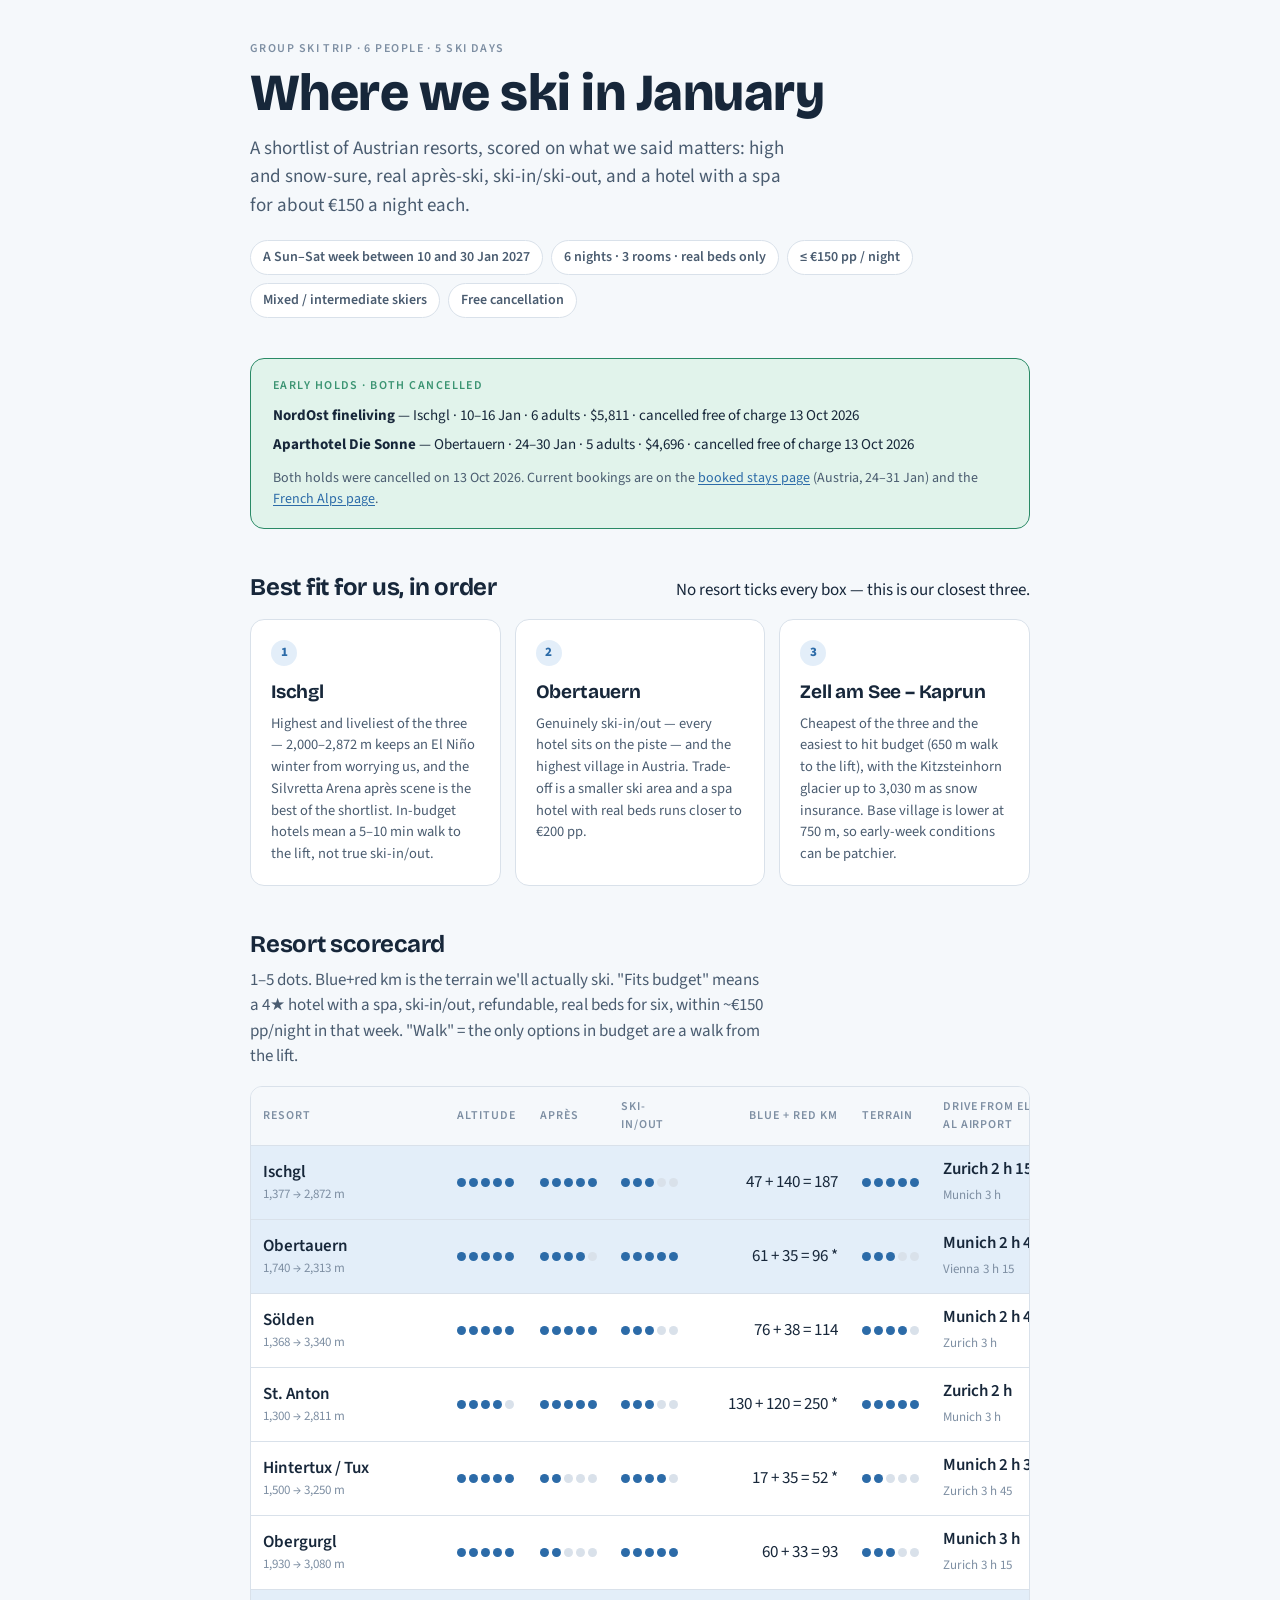
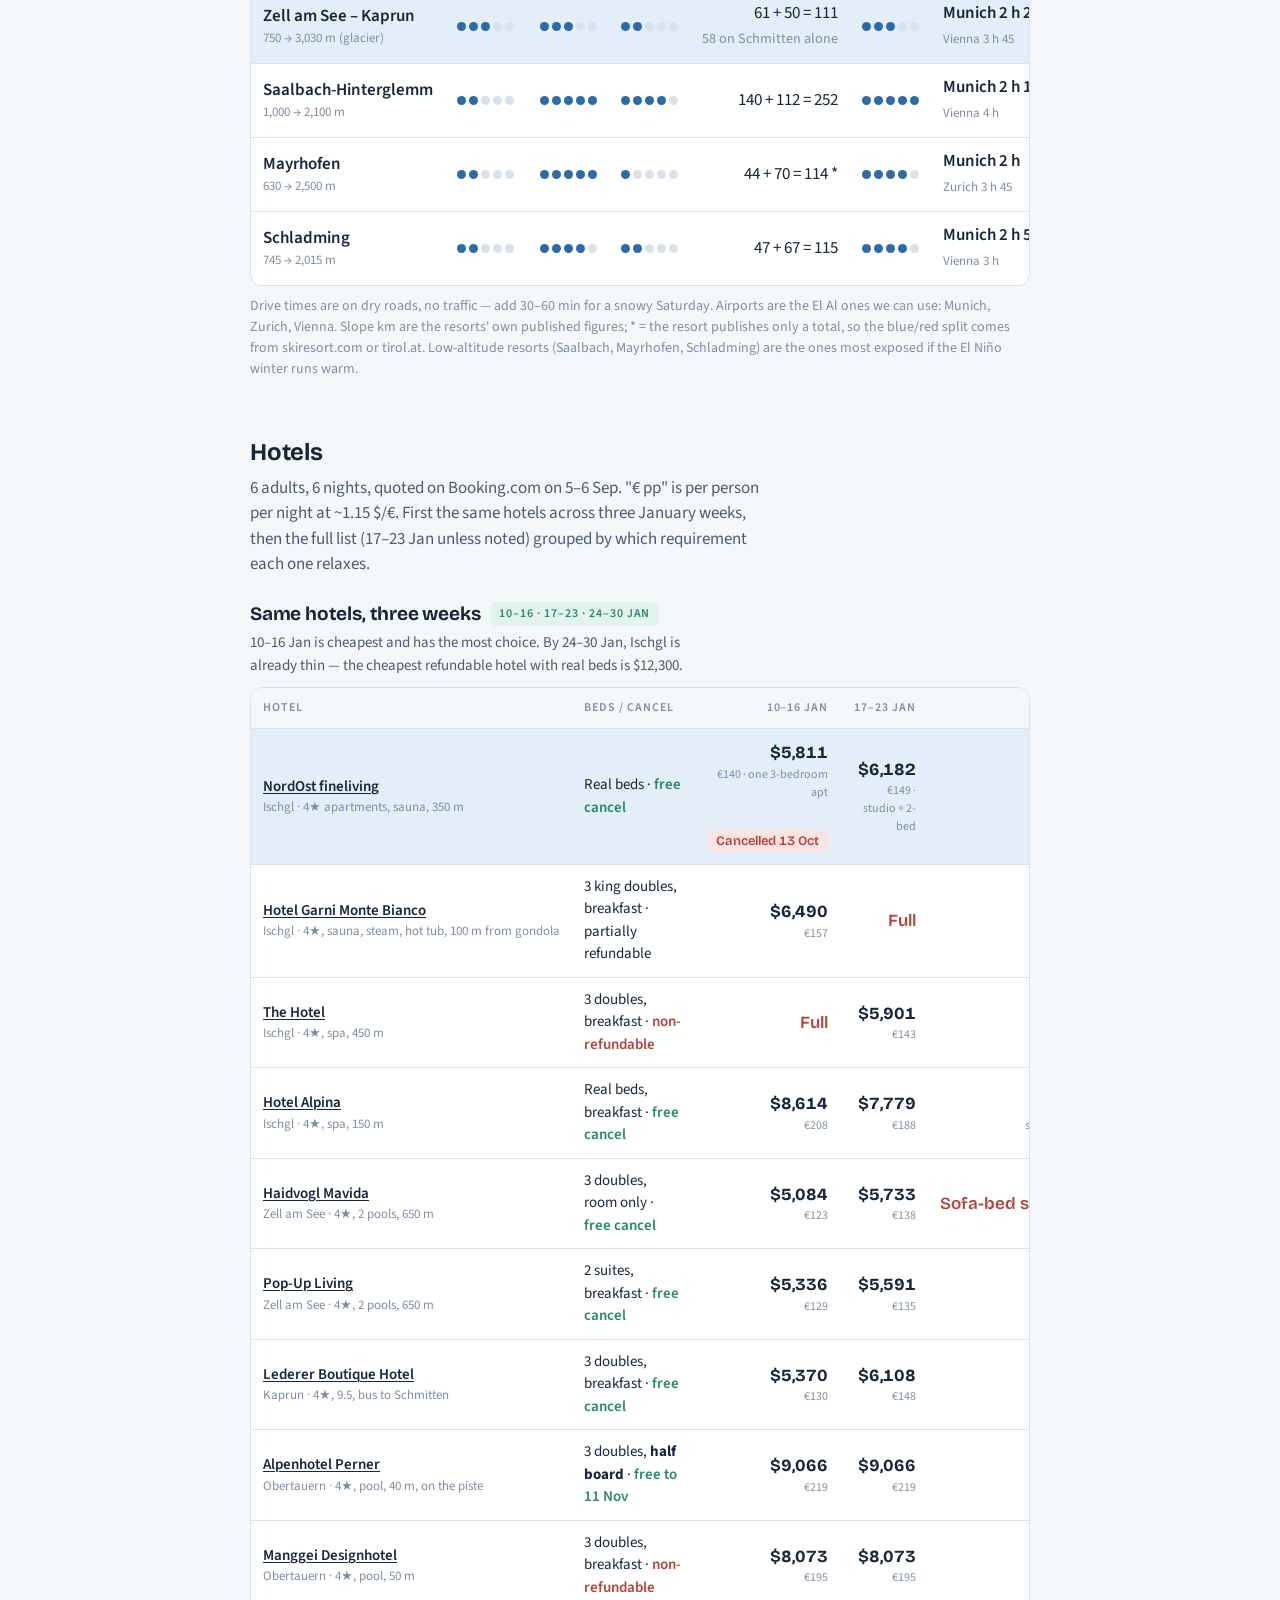
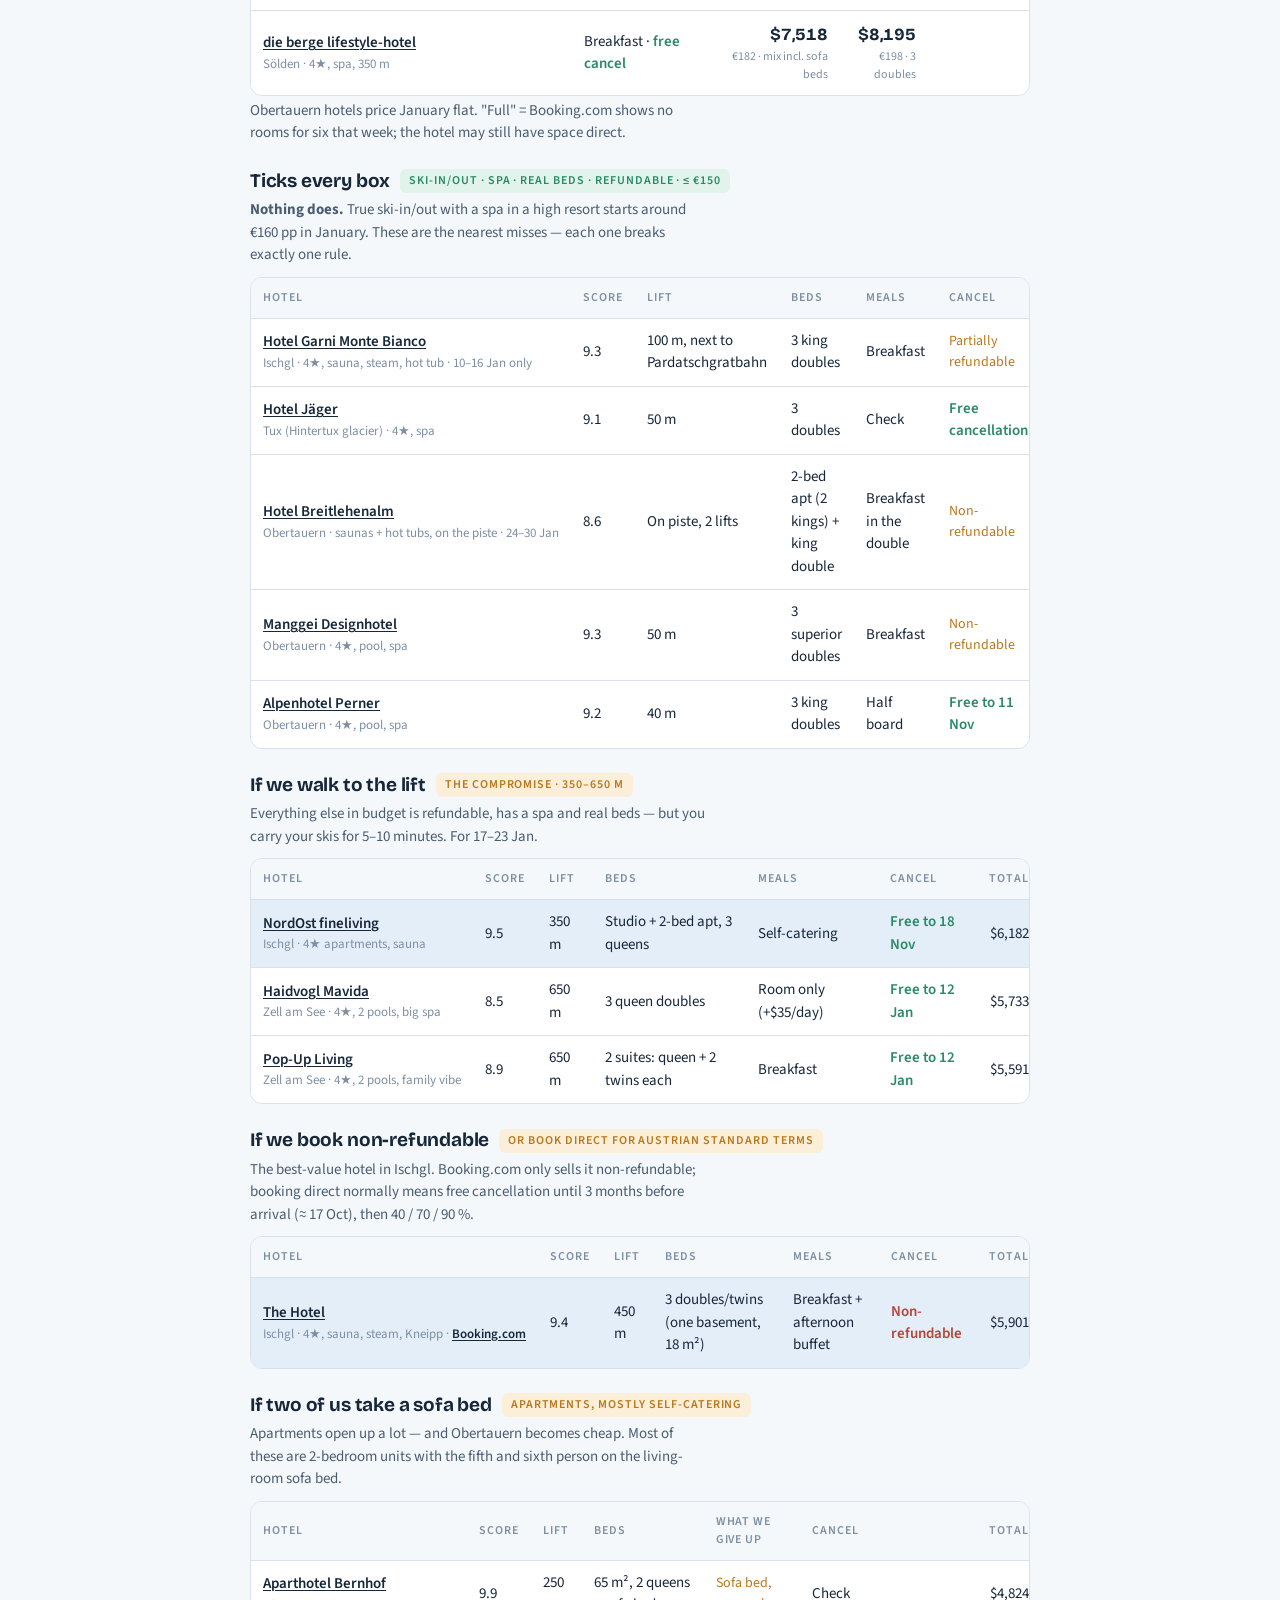
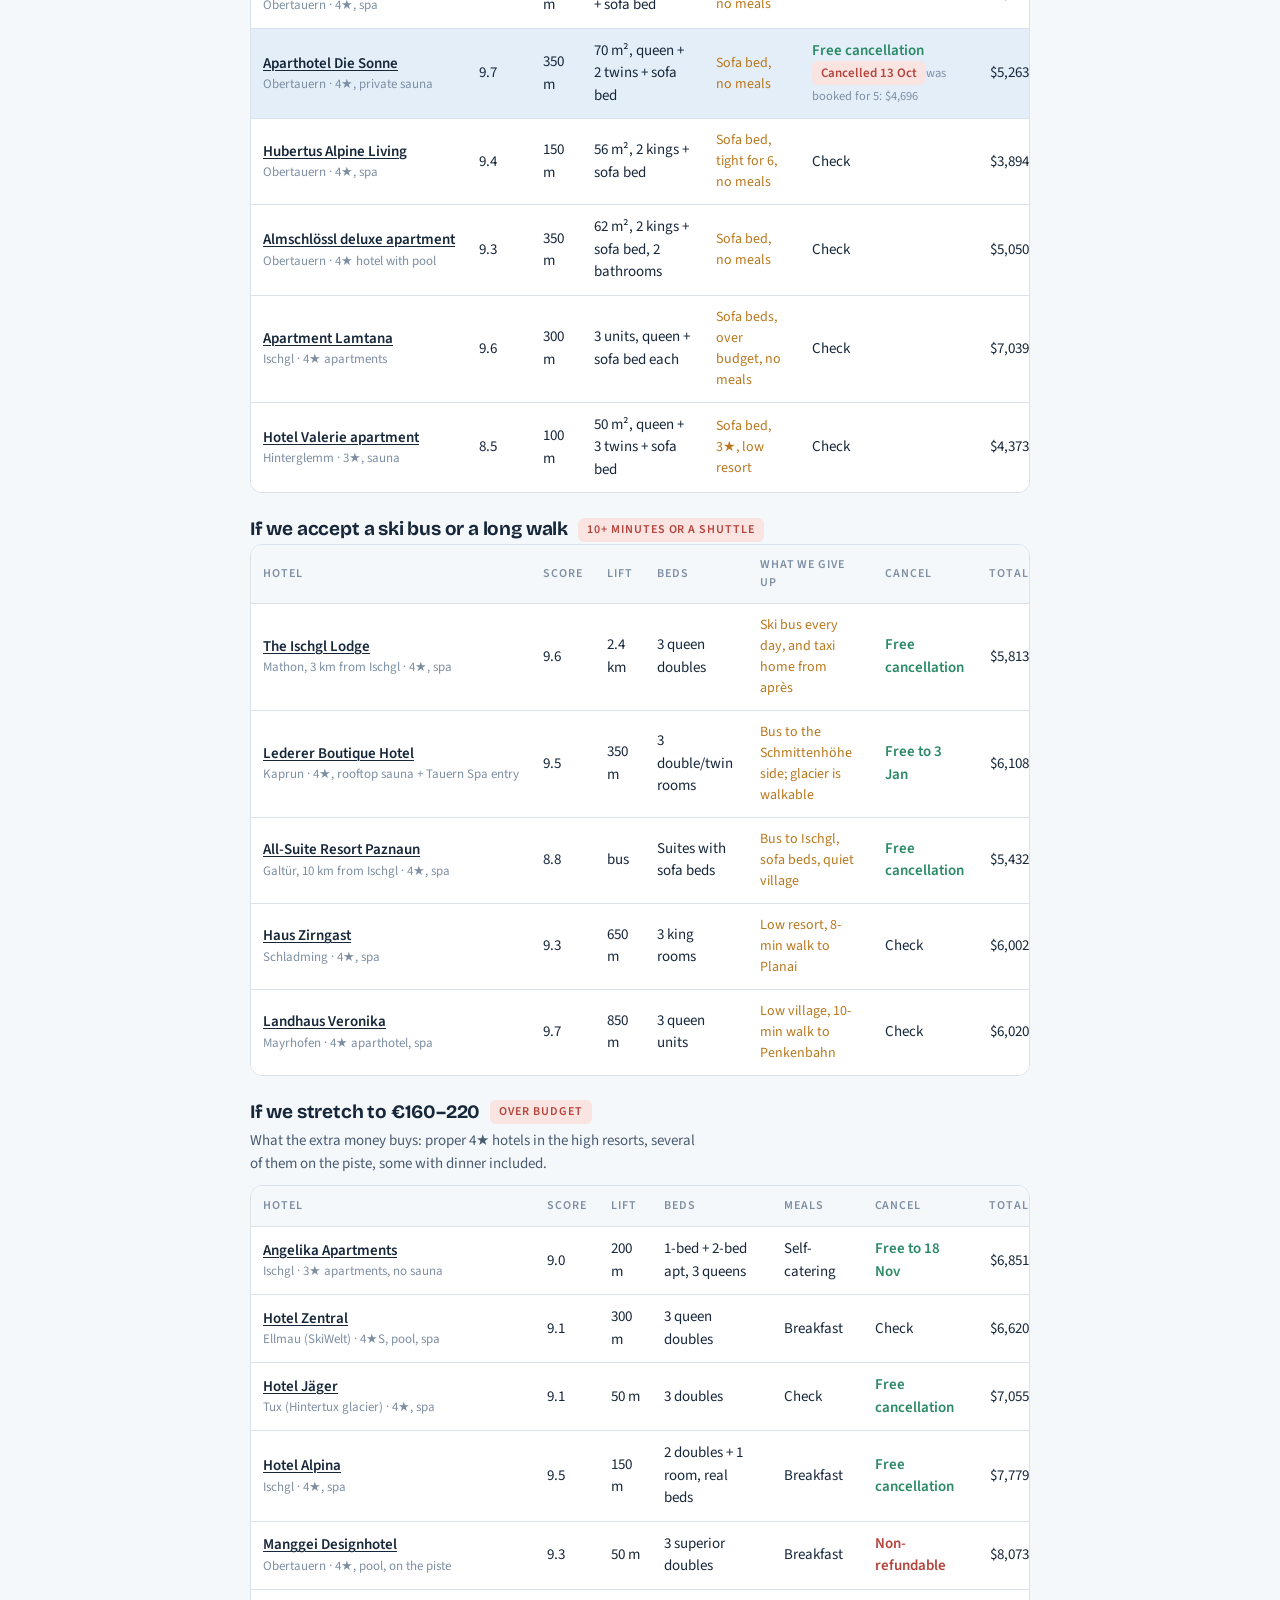
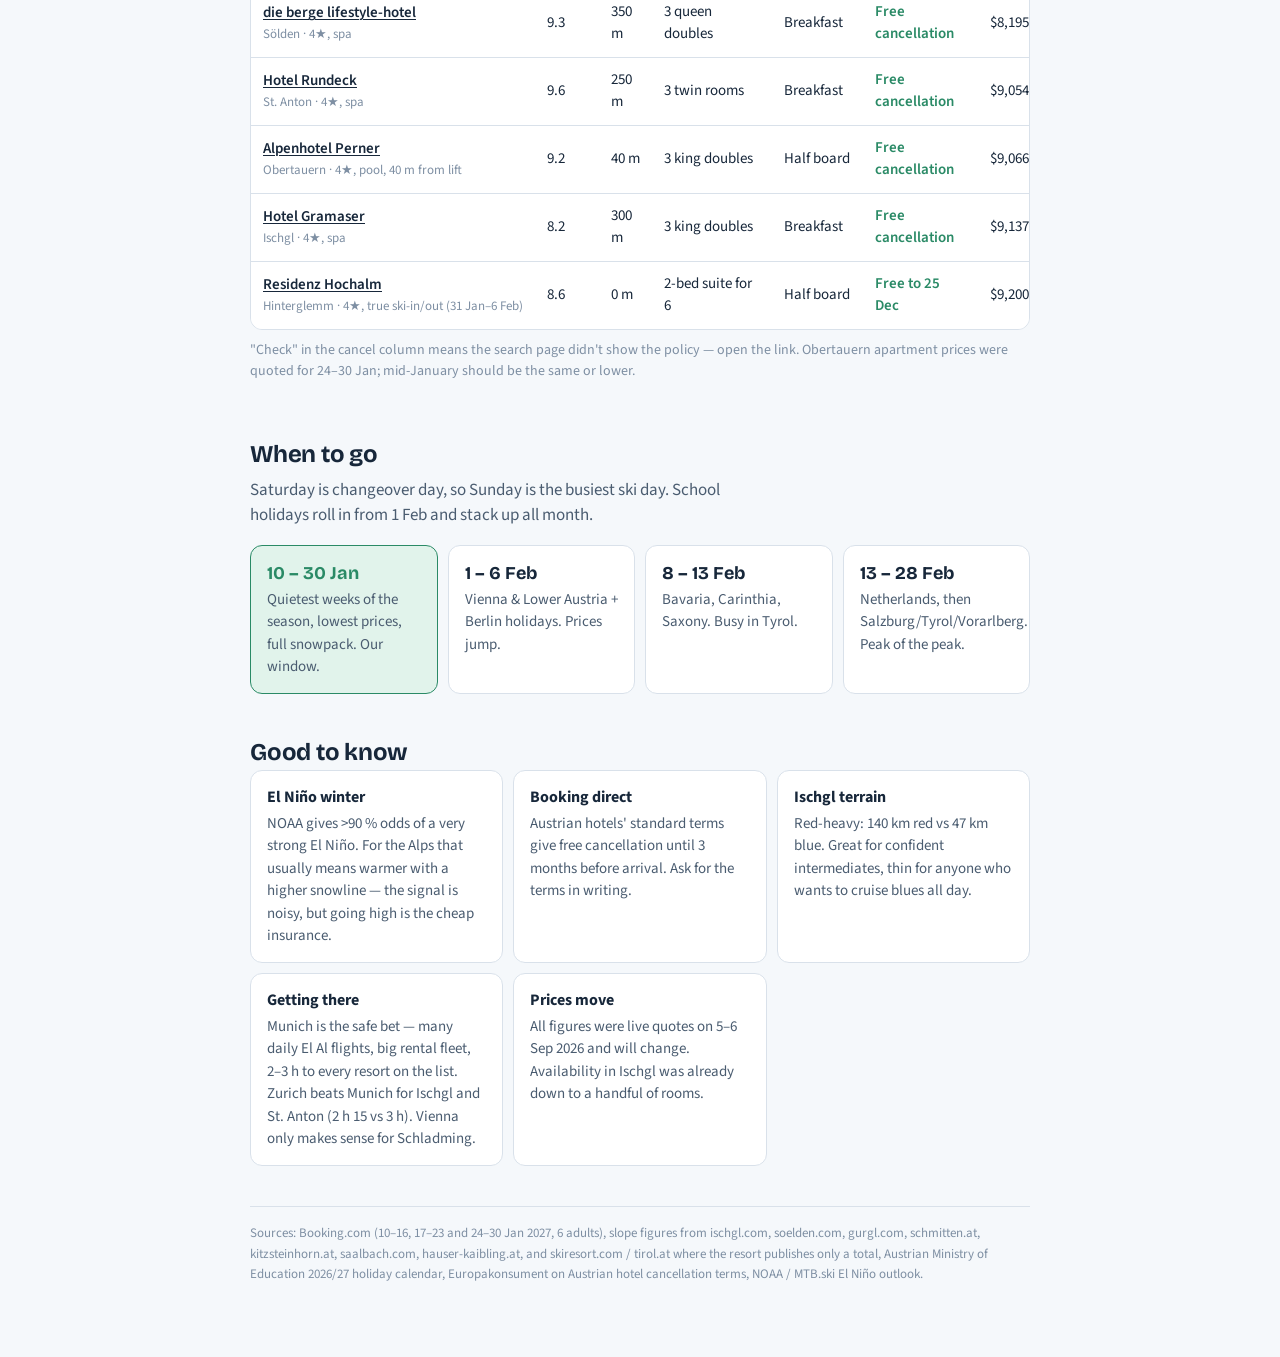
<file: index.html>
<!doctype html>
<html lang="en">
<head>
<meta charset="utf-8">
<meta name="viewport" content="width=device-width, initial-scale=1">
<link rel="icon" href="data:image/svg+xml,%3Csvg xmlns='http://www.w3.org/2000/svg' viewBox='0 0 100 100'%3E%3Ctext y='.9em' font-size='90'%3E%E2%9B%B7%3C/text%3E%3C/svg%3E">
<title>Alps Ski Trip 2027</title>
<link rel="preconnect" href="https://fonts.googleapis.com">
<link rel="stylesheet" href="https://fonts.googleapis.com/css2?family=Bricolage+Grotesque:opsz,wght@12..96,500;12..96,700;12..96,800&family=Source+Sans+3:ital,wght@0,400;0,600;1,400&display=swap">
<style>
  :root {
    --ground: #F5F8FB;
    --surface: #FFFFFF;
    --ink: #17273A;
    --ink-2: #4A5C70;
    --ink-3: #7E8FA3;
    --line: #D9E1EA;
    --accent: #2C6BA8;
    --accent-ink: #FFFFFF;
    --accent-soft: #E3EEF9;
    --good: #2A8A66;
    --good-soft: #E1F3EB;
    --warn: #B9781E;
    --warn-soft: #FBEFD9;
    --bad: #B5443C;
    --bad-soft: #F9E4E2;
    --pip-on: #2C6BA8;
    --pip-off: #D9E1EA;
  }
  @media (prefers-color-scheme: dark) {
    :root:not([data-theme="light"]) {
      --ground: #0F171F;
      --surface: #172230;
      --ink: #E8EEF5;
      --ink-2: #B4C1D0;
      --ink-3: #7F8FA2;
      --line: #2A3745;
      --accent: #6FA6E0;
      --accent-ink: #0F171F;
      --accent-soft: #1E3247;
      --good: #5BC49A;
      --good-soft: #163427;
      --warn: #E2A84C;
      --warn-soft: #3A2B12;
      --bad: #E1756C;
      --bad-soft: #3D1B19;
      --pip-on: #6FA6E0;
      --pip-off: #2A3745;
    }
  }
  :root[data-theme="dark"] {
    --ground: #0F171F;
    --surface: #172230;
    --ink: #E8EEF5;
    --ink-2: #B4C1D0;
    --ink-3: #7F8FA2;
    --line: #2A3745;
    --accent: #6FA6E0;
    --accent-ink: #0F171F;
    --accent-soft: #1E3247;
    --good: #5BC49A;
    --good-soft: #163427;
    --warn: #E2A84C;
    --warn-soft: #3A2B12;
    --bad: #E1756C;
    --bad-soft: #3D1B19;
    --pip-on: #6FA6E0;
    --pip-off: #2A3745;
  }

  * { box-sizing: border-box; }
  body {
    margin: 0;
    background: var(--ground);
    color: var(--ink);
    font-family: "Source Sans 3", "Segoe UI", Roboto, Helvetica, Arial, sans-serif;
    font-size: 17px;
    line-height: 1.5;
  }
  h1, h2, h3 {
    font-family: "Bricolage Grotesque", "Source Sans 3", "Segoe UI", Arial, sans-serif;
    text-wrap: balance;
    margin: 0;
    letter-spacing: -0.01em;
  }
  a { color: var(--accent); text-decoration-thickness: 1px; text-underline-offset: 2px; }
  a:focus-visible, button:focus-visible { outline: 2px solid var(--accent); outline-offset: 2px; }

  .page { max-width: 820px; margin: 0 auto; padding: 40px 20px 72px; display: flex; flex-direction: column; gap: 40px; }

  /* Header */
  .eyebrow { font-size: 12px; font-weight: 600; letter-spacing: 0.12em; text-transform: uppercase; color: var(--ink-3); }
  header h1 { font-size: clamp(34px, 6vw, 52px); font-weight: 800; line-height: 1.05; margin-top: 8px; }
  header p.lede { font-size: 19px; color: var(--ink-2); max-width: 60ch; margin: 14px 0 0; }
  .chips { display: flex; flex-wrap: wrap; gap: 8px; margin-top: 20px; }
  .chip { font-size: 14px; font-weight: 600; padding: 6px 12px; border-radius: 999px; background: var(--surface); border: 1px solid var(--line); color: var(--ink-2); }

  /* Booked banner */
  .booked-banner { background: var(--good-soft); border: 1px solid var(--good); border-radius: 14px; padding: 18px 22px; }
  .booked-banner .eyebrow { color: var(--good); opacity: .9; }
  .booked-banner ul { list-style: none; margin: 10px 0 0; padding: 0; display: flex; flex-direction: column; gap: 6px; }
  .booked-banner li { font-size: 15px; }
  .booked-banner li b { font-weight: 700; }
  .booked-banner p.note { margin: 12px 0 0; font-size: 14px; color: var(--ink-2); }

  /* Top 3 */
  .top3-head { display: flex; align-items: baseline; justify-content: space-between; gap: 12px; flex-wrap: wrap; }
  .top3 { display: grid; grid-template-columns: repeat(3, 1fr); gap: 14px; margin-top: 14px; }
  .top3 .card { background: var(--surface); border: 1px solid var(--line); border-radius: 14px; padding: 20px; }
  .top3 .rank { width: 26px; height: 26px; border-radius: 50%; background: var(--accent-soft); color: var(--accent); font-weight: 800; font-size: 13px; display: flex; align-items: center; justify-content: center; }
  .top3 h3 { font-size: 19px; margin: 12px 0 6px; }
  .top3 p { color: var(--ink-2); font-size: 14.5px; margin: 0; }
  @media (max-width: 700px) { .top3 { grid-template-columns: 1fr; } }

  section h2 { font-size: 24px; font-weight: 700; }
  section > p.sub { color: var(--ink-2); margin: 6px 0 16px; max-width: 65ch; }

  /* Table */
  .scroll { overflow-x: auto; border: 1px solid var(--line); border-radius: 12px; background: var(--surface); }
  table { border-collapse: collapse; width: 100%; min-width: 860px; font-variant-numeric: tabular-nums; }
  th, td { padding: 11px 12px; text-align: left; vertical-align: middle; border-bottom: 1px solid var(--line); }
  thead th { font-size: 12px; letter-spacing: 0.08em; text-transform: uppercase; color: var(--ink-3); font-weight: 600; background: var(--ground); }
  tbody tr:last-child td { border-bottom: 0; }
  td.name { font-weight: 600; white-space: nowrap; }
  td.name small { display: block; font-weight: 400; color: var(--ink-3); font-size: 13px; }
  td.num { text-align: right; white-space: nowrap; }
  th.num { text-align: right; }
  tr.pick td { background: var(--accent-soft); }
  .pips { display: inline-flex; gap: 3px; vertical-align: middle; }
  .pips i { width: 9px; height: 9px; border-radius: 50%; background: var(--pip-off); display: block; }
  .pips i.on { background: var(--pip-on); }
  .fit { font-size: 13px; font-weight: 600; padding: 3px 9px; border-radius: 6px; white-space: nowrap; }
  .fit.ok { background: var(--good-soft); color: var(--good); }
  .fit.mid { background: var(--warn-soft); color: var(--warn); }
  .fit.no { background: var(--bad-soft); color: var(--bad); }
  td.drive { white-space: nowrap; }
  td.drive b { font-weight: 600; display: block; }
  td.drive small { color: var(--ink-3); font-size: 13px; }
  .legend { font-size: 14px; color: var(--ink-3); margin-top: 10px; }

  /* Hotel groups */
  .group { margin-top: 22px; }
  .group h3 { font-size: 19px; font-weight: 700; display: flex; align-items: center; gap: 10px; flex-wrap: wrap; }
  .group h3 .tag { font-family: "Source Sans 3", sans-serif; font-size: 12px; font-weight: 600; letter-spacing: 0.08em; text-transform: uppercase; padding: 3px 9px; border-radius: 6px; }
  .tag.ok { background: var(--good-soft); color: var(--good); }
  .tag.mid { background: var(--warn-soft); color: var(--warn); }
  .tag.no { background: var(--bad-soft); color: var(--bad); }
  .group p { margin: 4px 0 10px; color: var(--ink-2); font-size: 15px; max-width: 65ch; }
  table.ht { min-width: 860px; }
  table.wk td.eur { font-size: 16px; }
  table.wk td.eur small { white-space: normal; }
  table.ht td { font-size: 15px; }
  table.ht td.name a { font-weight: 600; color: var(--ink); }
  table.ht td.name small { display: block; color: var(--ink-3); font-size: 13px; }
  table.ht td.eur { font-family: "Bricolage Grotesque", sans-serif; font-weight: 700; font-size: 17px; text-align: right; white-space: nowrap; }
  table.ht td.eur small { display: block; font-family: "Source Sans 3", sans-serif; font-weight: 400; font-size: 12px; color: var(--ink-3); }
  table.ht td.give { color: var(--warn); font-size: 14px; }
  .yes { color: var(--good); font-weight: 600; }
  .no { color: var(--bad); font-weight: 600; }

  /* Hotels */
  .hotels { display: flex; flex-direction: column; gap: 10px; }
  .hotel {
    background: var(--surface); border: 1px solid var(--line); border-radius: 12px;
    padding: 16px 18px; display: grid; grid-template-columns: 1fr auto; gap: 6px 18px; align-items: start;
  }
  .hotel.pick { border-color: var(--accent); box-shadow: inset 4px 0 0 var(--accent); }
  .hotel h3 { font-size: 19px; font-weight: 700; }
  .hotel .meta { color: var(--ink-2); font-size: 15px; grid-column: 1; }
  .hotel .price { text-align: right; font-variant-numeric: tabular-nums; grid-row: 1 / span 2; }
  .hotel .price b { display: block; font-family: "Bricolage Grotesque", sans-serif; font-size: 22px; font-weight: 700; }
  .hotel .price span { font-size: 13px; color: var(--ink-3); display: block; }
  .hotel .note { grid-column: 1 / -1; font-size: 15px; color: var(--ink-2); border-top: 1px dashed var(--line); padding-top: 8px; margin-top: 4px; }
  .hotel .note.warn { color: var(--warn); }
  @media (max-width: 560px) { .hotel { grid-template-columns: 1fr; } .hotel .price { text-align: left; grid-row: auto; } }

  /* Dates */
  .dates { display: grid; grid-template-columns: repeat(auto-fit, minmax(180px, 1fr)); gap: 10px; }
  .date { background: var(--surface); border: 1px solid var(--line); border-radius: 12px; padding: 14px 16px; }
  .date .when { font-family: "Bricolage Grotesque", sans-serif; font-weight: 700; font-size: 18px; }
  .date .who { color: var(--ink-2); font-size: 15px; margin-top: 2px; }
  .date.quiet { border-color: var(--good); background: var(--good-soft); }
  .date.quiet .when { color: var(--good); }

  .facts { display: grid; grid-template-columns: repeat(auto-fit, minmax(220px, 1fr)); gap: 10px; }
  .fact { background: var(--surface); border: 1px solid var(--line); border-radius: 12px; padding: 14px 16px; font-size: 15px; color: var(--ink-2); }
  .fact b { display: block; color: var(--ink); font-size: 16px; margin-bottom: 4px; }

  footer { font-size: 13px; color: var(--ink-3); border-top: 1px solid var(--line); padding-top: 16px; line-height: 1.6; }
</style>

</head>
<body>
<div class="page">

  <header>
    <div class="eyebrow">Group ski trip · 6 people · 5 ski days</div>
    <h1>Where we ski in January</h1>
    <p class="lede">A shortlist of Austrian resorts, scored on what we said matters: high and snow-sure, real après-ski, ski-in/ski-out, and a hotel with a spa for about €150 a night each.</p>
    <div class="chips">
      <span class="chip">A Sun–Sat week between 10 and 30 Jan 2027</span>
      <span class="chip">6 nights · 3 rooms · real beds only</span>
      <span class="chip">≤ €150 pp / night</span>
      <span class="chip">Mixed / intermediate skiers</span>
      <span class="chip">Free cancellation</span>
    </div>
  </header>

  <div class="booked-banner">
    <div class="eyebrow">Early holds · both cancelled</div>
    <ul>
      <li><b>NordOst fineliving</b> — Ischgl · 10–16 Jan · 6 adults · $5,811 · cancelled free of charge 13 Oct 2026</li>
      <li><b>Aparthotel Die Sonne</b> — Obertauern · 24–30 Jan · 5 adults · $4,696 · cancelled free of charge 13 Oct 2026</li>
    </ul>
    <p class="note">Both holds were cancelled on 13 Oct 2026. Current bookings are on the <a href="booked/">booked stays page</a> (Austria, 24–31 Jan) and the <a href="france/">French Alps page</a>.</p>
  </div>

  <section>
    <div class="top3-head">
      <h2>Best fit for us, in order</h2>
      <p class="sub" style="margin:0;">No resort ticks every box — this is our closest three.</p>
    </div>
    <div class="top3">
      <div class="card">
        <div class="rank">1</div>
        <h3>Ischgl</h3>
        <p>Highest and liveliest of the three — 2,000–2,872 m keeps an El Niño winter from worrying us, and the Silvretta Arena après scene is the best of the shortlist. In-budget hotels mean a 5–10 min walk to the lift, not true ski-in/out.</p>
      </div>
      <div class="card">
        <div class="rank">2</div>
        <h3>Obertauern</h3>
        <p>Genuinely ski-in/out — every hotel sits on the piste — and the highest village in Austria. Trade-off is a smaller ski area and a spa hotel with real beds runs closer to €200 pp.</p>
      </div>
      <div class="card">
        <div class="rank">3</div>
        <h3>Zell am See – Kaprun</h3>
        <p>Cheapest of the three and the easiest to hit budget (650 m walk to the lift), with the Kitzsteinhorn glacier up to 3,030 m as snow insurance. Base village is lower at 750 m, so early-week conditions can be patchier.</p>
      </div>
    </div>
  </section>

  <section>
    <h2>Resort scorecard</h2>
    <p class="sub">1–5 dots. Blue+red km is the terrain we'll actually ski. "Fits budget" means a 4★ hotel with a spa, ski-in/out, refundable, real beds for six, within ~€150 pp/night in that week. "Walk" = the only options in budget are a walk from the lift.</p>
    <div class="scroll">
      <table>
        <thead>
          <tr>
            <th>Resort</th>
            <th>Altitude</th>
            <th>Après</th>
            <th>Ski-in/out</th>
            <th class="num">Blue + red km</th>
            <th>Terrain</th>
            <th>Drive from El Al airport</th>
            <th>Fits budget</th>
          </tr>
        </thead>
        <tbody>
          <tr class="pick">
            <td class="name">Ischgl<small>1,377 → 2,872 m</small></td>
            <td><span class="pips"><i class="on"></i><i class="on"></i><i class="on"></i><i class="on"></i><i class="on"></i></span></td>
            <td><span class="pips"><i class="on"></i><i class="on"></i><i class="on"></i><i class="on"></i><i class="on"></i></span></td>
            <td><span class="pips"><i class="on"></i><i class="on"></i><i class="on"></i><i></i><i></i></span></td>
            <td class="num">47 + 140 = 187</td>
            <td><span class="pips"><i class="on"></i><i class="on"></i><i class="on"></i><i class="on"></i><i class="on"></i></span></td>
            <td class="drive"><b>Zurich 2 h 15</b><small>Munich 3 h</small></td>
            <td><span class="fit mid">Walk 350 m, 10–23 Jan</span></td>
          </tr>
          <tr class="pick">
            <td class="name">Obertauern<small>1,740 → 2,313 m</small></td>
            <td><span class="pips"><i class="on"></i><i class="on"></i><i class="on"></i><i class="on"></i><i class="on"></i></span></td>
            <td><span class="pips"><i class="on"></i><i class="on"></i><i class="on"></i><i class="on"></i><i></i></span></td>
            <td><span class="pips"><i class="on"></i><i class="on"></i><i class="on"></i><i class="on"></i><i class="on"></i></span></td>
            <td class="num">61 + 35 = 96 *</td>
            <td><span class="pips"><i class="on"></i><i class="on"></i><i class="on"></i><i></i><i></i></span></td>
            <td class="drive"><b>Munich 2 h 45</b><small>Vienna 3 h 15</small></td>
            <td><span class="fit no">~€200 pp</span></td>
          </tr>
          <tr>
            <td class="name">Sölden<small>1,368 → 3,340 m</small></td>
            <td><span class="pips"><i class="on"></i><i class="on"></i><i class="on"></i><i class="on"></i><i class="on"></i></span></td>
            <td><span class="pips"><i class="on"></i><i class="on"></i><i class="on"></i><i class="on"></i><i class="on"></i></span></td>
            <td><span class="pips"><i class="on"></i><i class="on"></i><i class="on"></i><i></i><i></i></span></td>
            <td class="num">76 + 38 = 114</td>
            <td><span class="pips"><i class="on"></i><i class="on"></i><i class="on"></i><i class="on"></i><i></i></span></td>
            <td class="drive"><b>Munich 2 h 45</b><small>Zurich 3 h</small></td>
            <td><span class="fit no">~€200 pp</span></td>
          </tr>
          <tr>
            <td class="name">St. Anton<small>1,300 → 2,811 m</small></td>
            <td><span class="pips"><i class="on"></i><i class="on"></i><i class="on"></i><i class="on"></i><i></i></span></td>
            <td><span class="pips"><i class="on"></i><i class="on"></i><i class="on"></i><i class="on"></i><i class="on"></i></span></td>
            <td><span class="pips"><i class="on"></i><i class="on"></i><i class="on"></i><i></i><i></i></span></td>
            <td class="num">130 + 120 = 250 *</td>
            <td><span class="pips"><i class="on"></i><i class="on"></i><i class="on"></i><i class="on"></i><i class="on"></i></span></td>
            <td class="drive"><b>Zurich 2 h</b><small>Munich 3 h</small></td>
            <td><span class="fit no">~€220 pp</span></td>
          </tr>
          <tr>
            <td class="name">Hintertux / Tux<small>1,500 → 3,250 m</small></td>
            <td><span class="pips"><i class="on"></i><i class="on"></i><i class="on"></i><i class="on"></i><i class="on"></i></span></td>
            <td><span class="pips"><i class="on"></i><i class="on"></i><i></i><i></i><i></i></span></td>
            <td><span class="pips"><i class="on"></i><i class="on"></i><i class="on"></i><i class="on"></i><i></i></span></td>
            <td class="num">17 + 35 = 52 *</td>
            <td><span class="pips"><i class="on"></i><i class="on"></i><i></i><i></i><i></i></span></td>
            <td class="drive"><b>Munich 2 h 30</b><small>Zurich 3 h 45</small></td>
            <td><span class="fit mid">~€170 pp</span></td>
          </tr>
          <tr>
            <td class="name">Obergurgl<small>1,930 → 3,080 m</small></td>
            <td><span class="pips"><i class="on"></i><i class="on"></i><i class="on"></i><i class="on"></i><i class="on"></i></span></td>
            <td><span class="pips"><i class="on"></i><i class="on"></i><i></i><i></i><i></i></span></td>
            <td><span class="pips"><i class="on"></i><i class="on"></i><i class="on"></i><i class="on"></i><i class="on"></i></span></td>
            <td class="num">60 + 33 = 93</td>
            <td><span class="pips"><i class="on"></i><i class="on"></i><i class="on"></i><i></i><i></i></span></td>
            <td class="drive"><b>Munich 3 h</b><small>Zurich 3 h 15</small></td>
            <td><span class="fit no">€250+ pp</span></td>
          </tr>
          <tr class="pick">
            <td class="name">Zell am See – Kaprun<small>750 → 3,030 m (glacier)</small></td>
            <td><span class="pips"><i class="on"></i><i class="on"></i><i class="on"></i><i></i><i></i></span></td>
            <td><span class="pips"><i class="on"></i><i class="on"></i><i class="on"></i><i></i><i></i></span></td>
            <td><span class="pips"><i class="on"></i><i class="on"></i><i></i><i></i><i></i></span></td>
            <td class="num">61 + 50 = 111<br><small style="color:var(--ink-3)">58 on Schmitten alone</small></td>
            <td><span class="pips"><i class="on"></i><i class="on"></i><i class="on"></i><i></i><i></i></span></td>
            <td class="drive"><b>Munich 2 h 20</b><small>Vienna 3 h 45</small></td>
            <td><span class="fit mid">Walk 650 m</span></td>
          </tr>
          <tr>
            <td class="name">Saalbach-Hinterglemm<small>1,000 → 2,100 m</small></td>
            <td><span class="pips"><i class="on"></i><i class="on"></i><i></i><i></i><i></i></span></td>
            <td><span class="pips"><i class="on"></i><i class="on"></i><i class="on"></i><i class="on"></i><i class="on"></i></span></td>
            <td><span class="pips"><i class="on"></i><i class="on"></i><i class="on"></i><i class="on"></i><i></i></span></td>
            <td class="num">140 + 112 = 252</td>
            <td><span class="pips"><i class="on"></i><i class="on"></i><i class="on"></i><i class="on"></i><i class="on"></i></span></td>
            <td class="drive"><b>Munich 2 h 15</b><small>Vienna 4 h</small></td>
            <td><span class="fit no">~€200 pp</span></td>
          </tr>
          <tr>
            <td class="name">Mayrhofen<small>630 → 2,500 m</small></td>
            <td><span class="pips"><i class="on"></i><i class="on"></i><i></i><i></i><i></i></span></td>
            <td><span class="pips"><i class="on"></i><i class="on"></i><i class="on"></i><i class="on"></i><i class="on"></i></span></td>
            <td><span class="pips"><i class="on"></i><i></i><i></i><i></i><i></i></span></td>
            <td class="num">44 + 70 = 114 *</td>
            <td><span class="pips"><i class="on"></i><i class="on"></i><i class="on"></i><i class="on"></i><i></i></span></td>
            <td class="drive"><b>Munich 2 h</b><small>Zurich 3 h 45</small></td>
            <td><span class="fit mid">Walk 550 m+</span></td>
          </tr>
          <tr>
            <td class="name">Schladming<small>745 → 2,015 m</small></td>
            <td><span class="pips"><i class="on"></i><i class="on"></i><i></i><i></i><i></i></span></td>
            <td><span class="pips"><i class="on"></i><i class="on"></i><i class="on"></i><i class="on"></i><i></i></span></td>
            <td><span class="pips"><i class="on"></i><i class="on"></i><i></i><i></i><i></i></span></td>
            <td class="num">47 + 67 = 115</td>
            <td><span class="pips"><i class="on"></i><i class="on"></i><i class="on"></i><i class="on"></i><i></i></span></td>
            <td class="drive"><b>Munich 2 h 50</b><small>Vienna 3 h</small></td>
            <td><span class="fit mid">~€145, 650 m walk</span></td>
          </tr>
        </tbody>
      </table>
    </div>
    <p class="legend">Drive times are on dry roads, no traffic — add 30–60 min for a snowy Saturday. Airports are the El Al ones we can use: Munich, Zurich, Vienna. Slope km are the resorts' own published figures; * = the resort publishes only a total, so the blue/red split comes from skiresort.com or tirol.at. Low-altitude resorts (Saalbach, Mayrhofen, Schladming) are the ones most exposed if the El Niño winter runs warm.</p>
  </section>

  <section>
    <h2>Hotels</h2>
    <p class="sub">6 adults, 6 nights, quoted on Booking.com on 5–6 Sep. "€ pp" is per person per night at ~1.15 $/€. First the same hotels across three January weeks, then the full list (17–23 Jan unless noted) grouped by which requirement each one relaxes.</p>

    <div class="group">
      <h3>Same hotels, three weeks <span class="tag ok">10–16 · 17–23 · 24–30 Jan</span></h3>
      <p>10–16 Jan is cheapest and has the most choice. By 24–30 Jan, Ischgl is already thin — the cheapest refundable hotel with real beds is $12,300.</p>
      <div class="scroll"><table class="ht wk">
        <thead><tr><th>Hotel</th><th>Beds / cancel</th><th class="num">10–16 Jan</th><th class="num">17–23 Jan</th><th class="num">24–30 Jan</th></tr></thead>
        <tbody>
          <tr class="pick"><td class="name"><a href="https://www.booking.com/hotel/at/alpin-apart-ischgl.html?checkin=2027-01-10&checkout=2027-01-16&group_adults=6&no_rooms=3&group_children=0">NordOst fineliving</a><small>Ischgl · 4★ apartments, sauna, 350 m</small></td><td>Real beds · <span class="yes">free cancel</span></td><td class="eur">$5,811<small>€140 · one 3-bedroom apt</small><br><span class="fit no">Cancelled 13 Oct</span></td><td class="eur">$6,182<small>€149 · studio + 2-bed</small></td><td class="eur"><span class="no">Full</span></td></tr>
          <tr><td class="name"><a href="https://www.booking.com/hotel/at/garni-monte-bianco2.html?checkin=2027-01-10&checkout=2027-01-16&group_adults=6&no_rooms=3&group_children=0">Hotel Garni Monte Bianco</a><small>Ischgl · 4★, sauna, steam, hot tub, 100 m from gondola</small></td><td>3 king doubles, breakfast · partially refundable</td><td class="eur">$6,490<small>€157</small></td><td class="eur"><span class="no">Full</span></td><td class="eur"><span class="no">Full</span></td></tr>
          <tr><td class="name"><a href="https://www.booking.com/hotel/at/the-himmlisch-wohlfuhlen.html?checkin=2027-01-17&checkout=2027-01-23&group_adults=6&no_rooms=3&group_children=0">The Hotel</a><small>Ischgl · 4★, spa, 450 m</small></td><td>3 doubles, breakfast · <span class="no">non-refundable</span></td><td class="eur"><span class="no">Full</span></td><td class="eur">$5,901<small>€143</small></td><td class="eur"><span class="no">Full</span></td></tr>
          <tr><td class="name"><a href="https://www.booking.com/hotel/at/alpina-gmbh.html?checkin=2027-01-10&checkout=2027-01-16&group_adults=6&no_rooms=3&group_children=0">Hotel Alpina</a><small>Ischgl · 4★, spa, 150 m</small></td><td>Real beds, breakfast · <span class="yes">free cancel</span></td><td class="eur">$8,614<small>€208</small></td><td class="eur">$7,779<small>€188</small></td><td class="eur">$15,121<small>sofa beds only</small></td></tr>
          <tr><td class="name"><a href="https://www.booking.com/hotel/at/mavida-balance.html?checkin=2027-01-10&checkout=2027-01-16&group_adults=6&no_rooms=3&group_children=0">Haidvogl Mavida</a><small>Zell am See · 4★, 2 pools, 650 m</small></td><td>3 doubles, room only · <span class="yes">free cancel</span></td><td class="eur">$5,084<small>€123</small></td><td class="eur">$5,733<small>€138</small></td><td class="eur"><span class="no">Sofa-bed suite only</span></td></tr>
          <tr><td class="name"><a href="https://www.booking.com/hotel/at/hagleitner-family-balance-spa.html?checkin=2027-01-10&checkout=2027-01-16&group_adults=6&no_rooms=3&group_children=0">Pop-Up Living</a><small>Zell am See · 4★, 2 pools, 650 m</small></td><td>2 suites, breakfast · <span class="yes">free cancel</span></td><td class="eur">$5,336<small>€129</small></td><td class="eur">$5,591<small>€135</small></td><td class="eur"><span class="no">Full</span></td></tr>
          <tr><td class="name"><a href="https://www.booking.com/hotel/at/pension-lederer.html?checkin=2027-01-24&checkout=2027-01-30&group_adults=6&no_rooms=3&group_children=0">Lederer Boutique Hotel</a><small>Kaprun · 4★, 9.5, bus to Schmitten</small></td><td>3 doubles, breakfast · <span class="yes">free cancel</span></td><td class="eur">$5,370<small>€130</small></td><td class="eur">$6,108<small>€148</small></td><td class="eur">$5,812<small>€141</small></td></tr>
          <tr><td class="name"><a href="https://www.booking.com/hotel/at/alpenhotel-perner.html?checkin=2027-01-10&checkout=2027-01-16&group_adults=6&no_rooms=3&group_children=0">Alpenhotel Perner</a><small>Obertauern · 4★, pool, 40 m, on the piste</small></td><td>3 doubles, <b>half board</b> · <span class="yes">free to 11 Nov</span></td><td class="eur">$9,066<small>€219</small></td><td class="eur">$9,066<small>€219</small></td><td class="eur">$9,066<small>€219</small></td></tr>
          <tr><td class="name"><a href="https://www.booking.com/hotel/at/manggei-designhotel.html?checkin=2027-01-10&checkout=2027-01-16&group_adults=6&no_rooms=3&group_children=0">Manggei Designhotel</a><small>Obertauern · 4★, pool, 50 m</small></td><td>3 doubles, breakfast · <span class="no">non-refundable</span></td><td class="eur">$8,073<small>€195</small></td><td class="eur">$8,073<small>€195</small></td><td class="eur">$8,073<small>€195</small></td></tr>
          <tr><td class="name"><a href="https://www.booking.com/searchresults.html?ss=die+berge+lifestyle-hotel+S%C3%B6lden&checkin=2027-01-10&checkout=2027-01-16&group_adults=6&no_rooms=3&group_children=0">die berge lifestyle-hotel</a><small>Sölden · 4★, spa, 350 m</small></td><td>Breakfast · <span class="yes">free cancel</span></td><td class="eur">$7,518<small>€182 · mix incl. sofa beds</small></td><td class="eur">$8,195<small>€198 · 3 doubles</small></td><td class="eur">—<small>not checked</small></td></tr>
        </tbody>
      </table></div>
      <p class="legend">Obertauern hotels price January flat. "Full" = Booking.com shows no rooms for six that week; the hotel may still have space direct.</p>
    </div>

    <div class="group">
      <h3>Ticks every box <span class="tag ok">Ski-in/out · spa · real beds · refundable · ≤ €150</span></h3>
      <p><b>Nothing does.</b> True ski-in/out with a spa in a high resort starts around €160 pp in January. These are the nearest misses — each one breaks exactly one rule.</p>
      <div class="scroll"><table class="ht">
        <thead><tr><th>Hotel</th><th>Score</th><th>Lift</th><th>Beds</th><th>Meals</th><th>Cancel</th><th class="num">Total</th><th class="num">€ pp</th></tr></thead>
        <tbody>
          <tr><td class="name"><a href="https://www.booking.com/hotel/at/garni-monte-bianco2.html?checkin=2027-01-10&checkout=2027-01-16&group_adults=6&no_rooms=3&group_children=0">Hotel Garni Monte Bianco</a><small>Ischgl · 4★, sauna, steam, hot tub · 10–16 Jan only</small></td><td>9.3</td><td>100 m, next to Pardatschgratbahn</td><td>3 king doubles</td><td>Breakfast</td><td class="give">Partially refundable</td><td class="num">$6,490</td><td class="eur">€157<small>over by €7</small></td></tr>
          <tr><td class="name"><a href="https://www.booking.com/searchresults.html?ss=Hotel+J%C3%A4ger+Tux&checkin=2027-01-17&checkout=2027-01-23&group_adults=6&no_rooms=3&group_children=0">Hotel Jäger</a><small>Tux (Hintertux glacier) · 4★, spa</small></td><td>9.1</td><td>50 m</td><td>3 doubles</td><td>Check</td><td class="yes">Free cancellation</td><td class="num">$7,055</td><td class="eur">€170<small>over by €20, quiet après</small></td></tr>
          <tr><td class="name"><a href="https://www.booking.com/hotel/at/breitlehenalm-gmbh.html?checkin=2027-01-24&checkout=2027-01-30&group_adults=6&no_rooms=3&group_children=0">Hotel Breitlehenalm</a><small>Obertauern · saunas + hot tubs, on the piste · 24–30 Jan</small></td><td>8.6</td><td>On piste, 2 lifts</td><td>2-bed apt (2 kings) + king double</td><td>Breakfast in the double</td><td class="give">Non-refundable</td><td class="num">$6,888</td><td class="eur">€166<small>over by €16</small></td></tr>
          <tr><td class="name"><a href="https://www.booking.com/hotel/at/manggei-designhotel.html?checkin=2027-01-17&checkout=2027-01-23&group_adults=6&no_rooms=3&group_children=0">Manggei Designhotel</a><small>Obertauern · 4★, pool, spa</small></td><td>9.3</td><td>50 m</td><td>3 superior doubles</td><td>Breakfast</td><td class="give">Non-refundable</td><td class="num">$8,073</td><td class="eur">€195</td></tr>
          <tr><td class="name"><a href="https://www.booking.com/hotel/at/alpenhotel-perner.html?checkin=2027-01-17&checkout=2027-01-23&group_adults=6&no_rooms=3&group_children=0">Alpenhotel Perner</a><small>Obertauern · 4★, pool, spa</small></td><td>9.2</td><td>40 m</td><td>3 king doubles</td><td>Half board</td><td class="yes">Free to 11 Nov</td><td class="num">$9,066</td><td class="eur">€219<small>dinner included</small></td></tr>
        </tbody>
      </table></div>
    </div>

    <div class="group">
      <h3>If we walk to the lift <span class="tag mid">the compromise · 350–650 m</span></h3>
      <p>Everything else in budget is refundable, has a spa and real beds — but you carry your skis for 5–10 minutes. For 17–23 Jan.</p>
      <div class="scroll"><table class="ht">
        <thead><tr><th>Hotel</th><th>Score</th><th>Lift</th><th>Beds</th><th>Meals</th><th>Cancel</th><th class="num">Total</th><th class="num">€ pp</th></tr></thead>
        <tbody>
          <tr class="pick"><td class="name"><a href="https://www.booking.com/hotel/at/alpin-apart-ischgl.html?checkin=2027-01-17&checkout=2027-01-23&group_adults=6&no_rooms=3&group_children=0">NordOst fineliving</a><small>Ischgl · 4★ apartments, sauna</small></td><td>9.5</td><td>350 m</td><td>Studio + 2-bed apt, 3 queens</td><td>Self-catering</td><td class="yes">Free to 18 Nov</td><td class="num">$6,182</td><td class="eur">€149</td></tr>
          <tr><td class="name"><a href="https://www.booking.com/hotel/at/mavida-balance.html?checkin=2027-01-17&checkout=2027-01-23&group_adults=6&no_rooms=3&group_children=0">Haidvogl Mavida</a><small>Zell am See · 4★, 2 pools, big spa</small></td><td>8.5</td><td>650 m</td><td>3 queen doubles</td><td>Room only (+$35/day)</td><td class="yes">Free to 12 Jan</td><td class="num">$5,733</td><td class="eur">€138</td></tr>
          <tr><td class="name"><a href="https://www.booking.com/hotel/at/hagleitner-family-balance-spa.html?checkin=2027-01-17&checkout=2027-01-23&group_adults=6&no_rooms=3&group_children=0">Pop-Up Living</a><small>Zell am See · 4★, 2 pools, family vibe</small></td><td>8.9</td><td>650 m</td><td>2 suites: queen + 2 twins each</td><td>Breakfast</td><td class="yes">Free to 12 Jan</td><td class="num">$5,591</td><td class="eur">€135</td></tr>
        </tbody>
      </table></div>
    </div>

    <div class="group">
      <h3>If we book non-refundable <span class="tag mid">or book direct for Austrian standard terms</span></h3>
      <p>The best-value hotel in Ischgl. Booking.com only sells it non-refundable; booking direct normally means free cancellation until 3 months before arrival (≈ 17 Oct), then 40 / 70 / 90 %.</p>
      <div class="scroll"><table class="ht">
        <thead><tr><th>Hotel</th><th>Score</th><th>Lift</th><th>Beds</th><th>Meals</th><th>Cancel</th><th class="num">Total</th><th class="num">€ pp</th></tr></thead>
        <tbody>
          <tr class="pick"><td class="name"><a href="https://www.thehotel.at/buchen.html">The Hotel</a><small>Ischgl · 4★, sauna, steam, Kneipp · <a href="https://www.booking.com/hotel/at/the-himmlisch-wohlfuhlen.html?checkin=2027-01-17&checkout=2027-01-23&group_adults=6&no_rooms=3&group_children=0">Booking.com</a></small></td><td>9.4</td><td>450 m</td><td>3 doubles/twins (one basement, 18 m²)</td><td>Breakfast + afternoon buffet</td><td class="no">Non-refundable</td><td class="num">$5,901</td><td class="eur">€143</td></tr>
        </tbody>
      </table></div>
    </div>

    <div class="group">
      <h3>If two of us take a sofa bed <span class="tag mid">apartments, mostly self-catering</span></h3>
      <p>Apartments open up a lot — and Obertauern becomes cheap. Most of these are 2-bedroom units with the fifth and sixth person on the living-room sofa bed.</p>
      <div class="scroll"><table class="ht">
        <thead><tr><th>Hotel</th><th>Score</th><th>Lift</th><th>Beds</th><th>What we give up</th><th>Cancel</th><th class="num">Total</th><th class="num">€ pp</th></tr></thead>
        <tbody>
          <tr><td class="name"><a href="https://www.booking.com/searchresults.html?ss=Aparthotel+Bernhof+Obertauern&checkin=2027-01-24&checkout=2027-01-30&group_adults=6&no_rooms=3&group_children=0">Aparthotel Bernhof</a><small>Obertauern · 4★, spa</small></td><td>9.9</td><td>250 m</td><td>65 m², 2 queens + sofa bed</td><td class="give">Sofa bed, no meals</td><td>Check</td><td class="num">$4,824</td><td class="eur">€117</td></tr>
          <tr class="pick"><td class="name"><a href="https://www.booking.com/hotel/at/apparthotel-sonne.html?checkin=2027-01-24&checkout=2027-01-30&group_adults=6&no_rooms=3&group_children=0">Aparthotel Die Sonne</a><small>Obertauern · 4★, private sauna</small></td><td>9.7</td><td>350 m</td><td>70 m², queen + 2 twins + sofa bed</td><td class="give">Sofa bed, no meals</td><td><span class="yes">Free cancellation</span><br><span class="fit no">Cancelled 13 Oct</span><small style="color:var(--ink-3)">was booked for 5: $4,696</small></td><td class="num">$5,263</td><td class="eur">€127</td></tr>
          <tr><td class="name"><a href="https://www.booking.com/searchresults.html?ss=Hubertus+Alpine+Living+Obertauern&checkin=2027-01-24&checkout=2027-01-30&group_adults=6&no_rooms=3&group_children=0">Hubertus Alpine Living</a><small>Obertauern · 4★, spa</small></td><td>9.4</td><td>150 m</td><td>56 m², 2 kings + sofa bed</td><td class="give">Sofa bed, tight for 6, no meals</td><td>Check</td><td class="num">$3,894</td><td class="eur">€94</td></tr>
          <tr><td class="name"><a href="https://www.booking.com/searchresults.html?ss=Hotel+Almschl%C3%B6ssl+Obertauern&checkin=2027-01-24&checkout=2027-01-30&group_adults=6&no_rooms=3&group_children=0">Almschlössl deluxe apartment</a><small>Obertauern · 4★ hotel with pool</small></td><td>9.3</td><td>350 m</td><td>62 m², 2 kings + sofa bed, 2 bathrooms</td><td class="give">Sofa bed, no meals</td><td>Check</td><td class="num">$5,050</td><td class="eur">€122</td></tr>
          <tr><td class="name"><a href="https://www.booking.com/hotel/at/apart-lamtana.html?checkin=2027-01-17&checkout=2027-01-23&group_adults=6&no_rooms=3&group_children=0">Apartment Lamtana</a><small>Ischgl · 4★ apartments</small></td><td>9.6</td><td>300 m</td><td>3 units, queen + sofa bed each</td><td class="give">Sofa beds, over budget, no meals</td><td>Check</td><td class="num">$7,039</td><td class="eur">€170</td></tr>
          <tr><td class="name"><a href="https://www.booking.com/hotel/at/valerie.html?checkin=2027-01-24&checkout=2027-01-30&group_adults=6&no_rooms=3&group_children=0">Hotel Valerie apartment</a><small>Hinterglemm · 3★, sauna</small></td><td>8.5</td><td>100 m</td><td>50 m², queen + 3 twins + sofa bed</td><td class="give">Sofa bed, 3★, low resort</td><td>Check</td><td class="num">$4,373</td><td class="eur">€106</td></tr>
        </tbody>
      </table></div>
    </div>

    <div class="group">
      <h3>If we accept a ski bus or a long walk <span class="tag no">10+ minutes or a shuttle</span></h3>
      <div class="scroll"><table class="ht">
        <thead><tr><th>Hotel</th><th>Score</th><th>Lift</th><th>Beds</th><th>What we give up</th><th>Cancel</th><th class="num">Total</th><th class="num">€ pp</th></tr></thead>
        <tbody>
          <tr><td class="name"><a href="https://www.booking.com/searchresults.html?ss=The+Ischgl+Lodge&checkin=2027-01-17&checkout=2027-01-23&group_adults=6&no_rooms=3&group_children=0">The Ischgl Lodge</a><small>Mathon, 3 km from Ischgl · 4★, spa</small></td><td>9.6</td><td>2.4 km</td><td>3 queen doubles</td><td class="give">Ski bus every day, and taxi home from après</td><td class="yes">Free cancellation</td><td class="num">$5,813</td><td class="eur">€140</td></tr>
          <tr><td class="name"><a href="https://www.booking.com/hotel/at/pension-lederer.html?checkin=2027-01-17&checkout=2027-01-23&group_adults=6&no_rooms=3&group_children=0">Lederer Boutique Hotel</a><small>Kaprun · 4★, rooftop sauna + Tauern Spa entry</small></td><td>9.5</td><td>350 m</td><td>3 double/twin rooms</td><td class="give">Bus to the Schmittenhöhe side; glacier is walkable</td><td class="yes">Free to 3 Jan</td><td class="num">$6,108</td><td class="eur">€148</td></tr>
          <tr><td class="name"><a href="https://www.booking.com/searchresults.html?ss=All-Suite+Resort+Paznaun+Galt%C3%BCr&checkin=2027-01-17&checkout=2027-01-23&group_adults=6&no_rooms=3&group_children=0">All-Suite Resort Paznaun</a><small>Galtür, 10 km from Ischgl · 4★, spa</small></td><td>8.8</td><td>bus</td><td>Suites with sofa beds</td><td class="give">Bus to Ischgl, sofa beds, quiet village</td><td class="yes">Free cancellation</td><td class="num">$5,432</td><td class="eur">€131</td></tr>
          <tr><td class="name"><a href="https://www.booking.com/searchresults.html?ss=Haus+Zirngast+Schladming&checkin=2027-01-17&checkout=2027-01-23&group_adults=6&no_rooms=3&group_children=0">Haus Zirngast</a><small>Schladming · 4★, spa</small></td><td>9.3</td><td>650 m</td><td>3 king rooms</td><td class="give">Low resort, 8-min walk to Planai</td><td>Check</td><td class="num">$6,002</td><td class="eur">€145</td></tr>
          <tr><td class="name"><a href="https://www.booking.com/searchresults.html?ss=Apparthotel+Landhaus+Veronika+Mayrhofen&checkin=2027-01-17&checkout=2027-01-23&group_adults=6&no_rooms=3&group_children=0">Landhaus Veronika</a><small>Mayrhofen · 4★ aparthotel, spa</small></td><td>9.7</td><td>850 m</td><td>3 queen units</td><td class="give">Low village, 10-min walk to Penkenbahn</td><td>Check</td><td class="num">$6,020</td><td class="eur">€145</td></tr>
        </tbody>
      </table></div>
    </div>

    <div class="group">
      <h3>If we stretch to €160–220 <span class="tag no">over budget</span></h3>
      <p>What the extra money buys: proper 4★ hotels in the high resorts, several of them on the piste, some with dinner included.</p>
      <div class="scroll"><table class="ht">
        <thead><tr><th>Hotel</th><th>Score</th><th>Lift</th><th>Beds</th><th>Meals</th><th>Cancel</th><th class="num">Total</th><th class="num">€ pp</th></tr></thead>
        <tbody>
          <tr><td class="name"><a href="https://www.booking.com/hotel/at/angelika-apartments-ischgl.html?checkin=2027-01-17&checkout=2027-01-23&group_adults=6&no_rooms=3&group_children=0">Angelika Apartments</a><small>Ischgl · 3★ apartments, no sauna</small></td><td>9.0</td><td>200 m</td><td>1-bed + 2-bed apt, 3 queens</td><td>Self-catering</td><td class="yes">Free to 18 Nov</td><td class="num">$6,851</td><td class="eur">€165</td></tr>
          <tr><td class="name"><a href="https://www.booking.com/searchresults.html?ss=Hotel+Zentral+Ellmau&checkin=2027-01-17&checkout=2027-01-23&group_adults=6&no_rooms=3&group_children=0">Hotel Zentral</a><small>Ellmau (SkiWelt) · 4★S, pool, spa</small></td><td>9.1</td><td>300 m</td><td>3 queen doubles</td><td>Breakfast</td><td>Check</td><td class="num">$6,620</td><td class="eur">€160</td></tr>
          <tr><td class="name"><a href="https://www.booking.com/searchresults.html?ss=Hotel+J%C3%A4ger+Tux&checkin=2027-01-17&checkout=2027-01-23&group_adults=6&no_rooms=3&group_children=0">Hotel Jäger</a><small>Tux (Hintertux glacier) · 4★, spa</small></td><td>9.1</td><td>50 m</td><td>3 doubles</td><td>Check</td><td class="yes">Free cancellation</td><td class="num">$7,055</td><td class="eur">€170</td></tr>
          <tr><td class="name"><a href="https://www.booking.com/hotel/at/alpina-gmbh.html?checkin=2027-01-17&checkout=2027-01-23&group_adults=6&no_rooms=3&group_children=0">Hotel Alpina</a><small>Ischgl · 4★, spa</small></td><td>9.5</td><td>150 m</td><td>2 doubles + 1 room, real beds</td><td>Breakfast</td><td class="yes">Free cancellation</td><td class="num">$7,779</td><td class="eur">€188</td></tr>
          <tr><td class="name"><a href="https://www.booking.com/hotel/at/manggei-designhotel.html?checkin=2027-01-17&checkout=2027-01-23&group_adults=6&no_rooms=3&group_children=0">Manggei Designhotel</a><small>Obertauern · 4★, pool, on the piste</small></td><td>9.3</td><td>50 m</td><td>3 superior doubles</td><td>Breakfast</td><td class="no">Non-refundable</td><td class="num">$8,073</td><td class="eur">€195</td></tr>
          <tr><td class="name"><a href="https://www.booking.com/searchresults.html?ss=die+berge+lifestyle-hotel+S%C3%B6lden&checkin=2027-01-17&checkout=2027-01-23&group_adults=6&no_rooms=3&group_children=0">die berge lifestyle-hotel</a><small>Sölden · 4★, spa</small></td><td>9.3</td><td>350 m</td><td>3 queen doubles</td><td>Breakfast</td><td class="yes">Free cancellation</td><td class="num">$8,195</td><td class="eur">€198</td></tr>
          <tr><td class="name"><a href="https://www.booking.com/searchresults.html?ss=Hotel+Rundeck+St.+Anton&checkin=2027-01-17&checkout=2027-01-23&group_adults=6&no_rooms=3&group_children=0">Hotel Rundeck</a><small>St. Anton · 4★, spa</small></td><td>9.6</td><td>250 m</td><td>3 twin rooms</td><td>Breakfast</td><td class="yes">Free cancellation</td><td class="num">$9,054</td><td class="eur">€219</td></tr>
          <tr><td class="name"><a href="https://www.booking.com/hotel/at/alpenhotel-perner.html?checkin=2027-01-17&checkout=2027-01-23&group_adults=6&no_rooms=3&group_children=0">Alpenhotel Perner</a><small>Obertauern · 4★, pool, 40 m from lift</small></td><td>9.2</td><td>40 m</td><td>3 king doubles</td><td>Half board</td><td class="yes">Free cancellation</td><td class="num">$9,066</td><td class="eur">€219</td></tr>
          <tr><td class="name"><a href="https://www.booking.com/hotel/at/gramaser.html?checkin=2027-01-17&checkout=2027-01-23&group_adults=6&no_rooms=3&group_children=0">Hotel Gramaser</a><small>Ischgl · 4★, spa</small></td><td>8.2</td><td>300 m</td><td>3 king doubles</td><td>Breakfast</td><td class="yes">Free cancellation</td><td class="num">$9,137</td><td class="eur">€221</td></tr>
          <tr><td class="name"><a href="https://www.booking.com/hotel/at/sandton-residenz-hochalm.html?checkin=2027-01-31&checkout=2027-02-06&group_adults=6&no_rooms=3&group_children=0">Residenz Hochalm</a><small>Hinterglemm · 4★, true ski-in/out (31 Jan–6 Feb)</small></td><td>8.6</td><td>0 m</td><td>2-bed suite for 6</td><td>Half board</td><td class="yes">Free to 25 Dec</td><td class="num">$9,200</td><td class="eur">€222</td></tr>
        </tbody>
      </table></div>
    </div>
    <p class="legend">"Check" in the cancel column means the search page didn't show the policy — open the link. Obertauern apartment prices were quoted for 24–30 Jan; mid-January should be the same or lower.</p>
  </section>

  <section>
    <h2>When to go</h2>
    <p class="sub">Saturday is changeover day, so Sunday is the busiest ski day. School holidays roll in from 1 Feb and stack up all month.</p>
    <div class="dates">
      <div class="date quiet"><div class="when">10 – 30 Jan</div><div class="who">Quietest weeks of the season, lowest prices, full snowpack. Our window.</div></div>
      <div class="date"><div class="when">1 – 6 Feb</div><div class="who">Vienna & Lower Austria + Berlin holidays. Prices jump.</div></div>
      <div class="date"><div class="when">8 – 13 Feb</div><div class="who">Bavaria, Carinthia, Saxony. Busy in Tyrol.</div></div>
      <div class="date"><div class="when">13 – 28 Feb</div><div class="who">Netherlands, then Salzburg/Tyrol/Vorarlberg. Peak of the peak.</div></div>
    </div>
  </section>

  <section>
    <h2>Good to know</h2>
    <div class="facts">
      <div class="fact"><b>El Niño winter</b>NOAA gives &gt;90 % odds of a very strong El Niño. For the Alps that usually means warmer with a higher snowline — the signal is noisy, but going high is the cheap insurance.</div>
      <div class="fact"><b>Booking direct</b>Austrian hotels' standard terms give free cancellation until 3 months before arrival. Ask for the terms in writing.</div>
      <div class="fact"><b>Ischgl terrain</b>Red-heavy: 140 km red vs 47 km blue. Great for confident intermediates, thin for anyone who wants to cruise blues all day.</div>
      <div class="fact"><b>Getting there</b>Munich is the safe bet — many daily El Al flights, big rental fleet, 2–3 h to every resort on the list. Zurich beats Munich for Ischgl and St. Anton (2 h 15 vs 3 h). Vienna only makes sense for Schladming.</div>
      <div class="fact"><b>Prices move</b>All figures were live quotes on 5–6 Sep 2026 and will change. Availability in Ischgl was already down to a handful of rooms.</div>
    </div>
  </section>

  <footer>
    Sources: Booking.com (10–16, 17–23 and 24–30 Jan 2027, 6 adults), slope figures from ischgl.com, soelden.com, gurgl.com, schmitten.at, kitzsteinhorn.at, saalbach.com, hauser-kaibling.at, and skiresort.com / tirol.at where the resort publishes only a total, Austrian Ministry of Education 2026/27 holiday calendar, Europakonsument on Austrian hotel cancellation terms, NOAA / MTB.ski El Niño outlook.
  </footer>

</div>
</body>
</html>
</file>
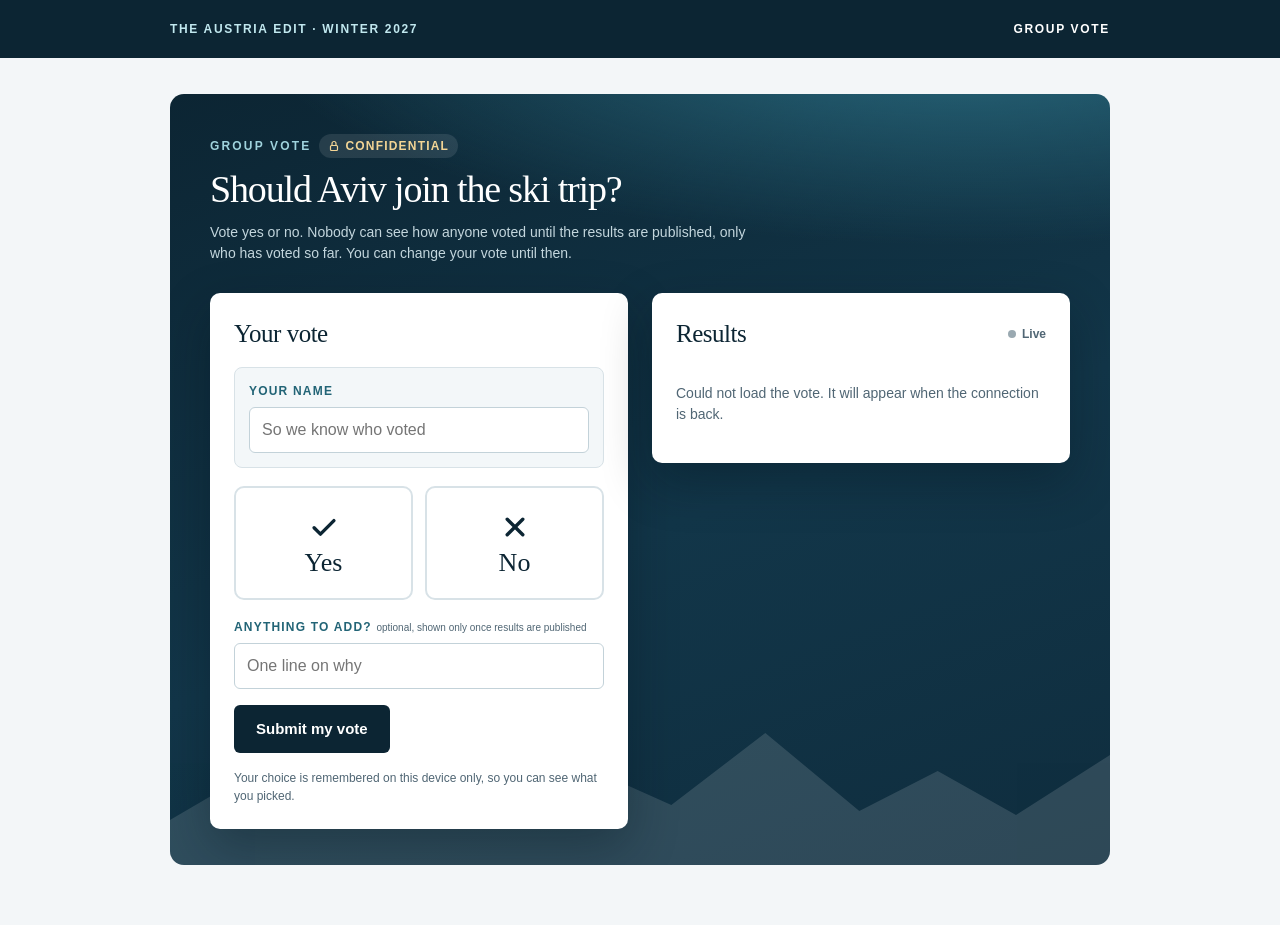
<file: aviv/index.html>
<!doctype html>
<html lang="en">
<head>
<meta charset="utf-8"><meta name="viewport" content="width=device-width,initial-scale=1">
<title>Group vote · Aviv</title>
<meta name="robots" content="noindex, nofollow">
<meta name="theme-color" content="#0c2533">
<link rel="icon" type="image/svg+xml" href="../booked/favicon.svg">
<style>
:root{--ink:#0c2533;--muted:#506674;--paper:#f3f6f8;--line:#d8e2e7;--accent:#226476;--warm:#e6bc74;--yes:#2f7d4f;--no:#a23b5b;font-family:Arial,Helvetica,sans-serif;color:var(--ink);background:var(--paper)}
*{box-sizing:border-box}[hidden]{display:none!important}
body{margin:0;font-size:16px;line-height:1.5}
button{font:inherit;cursor:pointer}
.wrap{max-width:980px;margin:0 auto;padding:0 20px}
.masthead{background:var(--ink);color:#fff}
.masthead .wrap{display:flex;justify-content:space-between;align-items:center;min-height:58px;font-size:12px;letter-spacing:.14em;font-weight:700}
.masthead a{color:#c1e8ef;text-decoration:none}
.vote{margin:36px auto 60px;padding:40px 40px 36px;border-radius:14px;color:#fff;background:radial-gradient(1200px 380px at 85% -10%,#2b6f84 0%,transparent 60%),linear-gradient(160deg,#0c2533 0%,#123649 55%,#0f2d3e 100%);position:relative;overflow:hidden;isolation:isolate}
.vote:before{content:'';position:absolute;inset:auto 0 0 0;height:140px;z-index:-1;opacity:.13;background:url("data:image/svg+xml,%3Csvg xmlns='http://www.w3.org/2000/svg' viewBox='0 0 1200 140' preserveAspectRatio='none'%3E%3Cpath d='M0 140 L0 95 L120 40 L210 88 L330 18 L450 92 L560 52 L640 80 L760 8 L880 86 L980 46 L1080 90 L1200 30 L1200 140Z' fill='%23fff'/%3E%3C/svg%3E") bottom/100% 100% no-repeat}
.eyebrow{font-size:12px;font-weight:700;letter-spacing:.18em;color:#9fd3dd;margin-bottom:10px;display:flex;align-items:center;gap:8px}
.lock{display:inline-flex;align-items:center;gap:5px;padding:3px 9px;border-radius:999px;background:#ffffff1a;color:#f3d595;letter-spacing:.1em}
.lock svg{width:12px;height:12px;fill:none;stroke:currentColor;stroke-width:2.4}
h1{font:400 38px/1.15 Georgia,serif;letter-spacing:-.03em;margin:0 0 10px}
.sub{max-width:560px;margin:0 0 28px;font-size:14px;line-height:1.55;color:#c3d6dd}
.grid{display:grid;grid-template-columns:minmax(0,1fr) minmax(0,1fr);gap:24px;align-items:start}
.card{background:#fff;color:var(--ink);border-radius:10px;padding:24px;box-shadow:0 18px 50px #02121c55}
.card-head{display:flex;align-items:center;justify-content:space-between;gap:12px;margin-bottom:16px;min-height:34px}
.card h2{font:400 25px/1.2 Georgia,serif;letter-spacing:-.02em;margin:0}
.voter-line{display:flex;align-items:center;gap:8px;font-size:13px;color:var(--muted)}
.voter-line strong{color:var(--ink)}
.link-button{background:none;border:0;padding:4px 0;color:var(--accent);font-size:13px;text-decoration:underline;text-underline-offset:3px}
.dot{display:inline-grid;place-items:center;width:28px;height:28px;border-radius:50%;background:var(--c);color:#fff;font-size:11px;font-weight:700;flex:none;border:2px solid #fff;box-shadow:0 0 0 1px #0c253318}
.dot.is-me{box-shadow:0 0 0 2px var(--warm)}
.name-box{margin-bottom:18px;padding:14px;border-radius:8px;background:#f3f7f9;border:1px solid var(--line)}
.name-box label,.field>span{display:block;font-size:12px;font-weight:700;letter-spacing:.1em;text-transform:uppercase;color:var(--accent);margin-bottom:7px}
input{width:100%;min-height:44px;padding:10px 12px;border:1px solid #c3d2d9;border-radius:6px;font:inherit;font-size:16px;color:var(--ink);background:#fff}
input:focus{outline:none;border-color:var(--accent);box-shadow:0 0 0 3px #22647633}
.pick-name{display:flex;flex-wrap:wrap;align-items:center;gap:6px;margin-top:11px;font-size:12px;color:var(--muted)}
.pick-name>span{width:100%}
.chip{display:inline-flex;align-items:center;gap:6px;padding:3px 10px 3px 3px;border:1px solid var(--line);border-radius:999px;background:#fff;font-size:13px;color:var(--ink)}
.chip .dot{width:22px;height:22px;font-size:9px;border-width:1px}
.choices{display:grid;grid-template-columns:1fr 1fr;gap:12px}
.choice{display:flex;flex-direction:column;align-items:center;gap:6px;padding:22px 10px;border:2px solid var(--line);border-radius:10px;background:#fff;color:var(--ink);transition:border-color .15s,background .15s,transform .1s}
.choice svg{width:34px;height:34px;fill:none;stroke:currentColor;stroke-width:2.4;stroke-linecap:round;stroke-linejoin:round}
.choice strong{font:400 26px/1 Georgia,serif}
.choice:hover{border-color:#b6cad2}
.choice:active{transform:scale(.98)}
.choice[data-choice=yes][aria-pressed=true]{border-color:var(--yes);background:#eaf5ee;color:var(--yes)}
.choice[data-choice=no][aria-pressed=true]{border-color:var(--no);background:#f9ecf0;color:var(--no)}
.field{display:block;margin-top:18px}
.field small{font-weight:400;text-transform:none;letter-spacing:0;color:var(--muted)}
.actions{display:flex;align-items:center;gap:14px;flex-wrap:wrap;margin-top:16px}
.submit{min-height:48px;padding:12px 22px;border:0;border-radius:6px;background:var(--ink);color:#fff;font-size:15px;font-weight:700}
.submit:hover:not(:disabled){background:var(--accent)}
.submit:disabled{cursor:default;opacity:.55}
.submit.is-saved{opacity:1;background:#e3f1ec;color:#245c43}
.status{font-size:13px;color:var(--muted)}.status.warn{color:#8d492e}
.withdraw{margin-top:12px;background:none;border:0;padding:0;color:var(--muted);font-size:13px;text-decoration:underline}
.privacy{margin:16px 0 0;font-size:12px;color:var(--muted)}
.live{display:inline-flex;align-items:center;gap:6px;font-size:12px;font-weight:700;color:#245c43}
.live span{width:8px;height:8px;border-radius:50%;background:#2f9d63;box-shadow:0 0 0 0 #2f9d6380;animation:pulse 2s infinite}
.live.off{color:var(--muted)}.live.off span{background:#9aa9b1;animation:none}
@keyframes pulse{70%{box-shadow:0 0 0 8px #2f9d6300}100%{box-shadow:0 0 0 0 #2f9d6300}}
.voter-row{display:flex;align-items:center;gap:10px;margin-bottom:16px;font-size:14px;color:var(--muted)}
.voter-row strong{color:var(--ink);font-size:18px}
.dots{display:flex}.dots .dot+.dot{margin-left:-6px}
.sealed{padding:26px 18px;border:1px dashed #b6cad2;border-radius:10px;text-align:center;background:#f7fafb}
.sealed svg{width:38px;height:38px;fill:none;stroke:var(--accent);stroke-width:1.8}
.sealed p{margin:8px 0 0;font-size:14px;color:var(--muted)}
.sealed strong{display:block;font:400 21px/1.3 Georgia,serif;color:var(--ink)}
.bar-row{margin-bottom:16px}
.bar-top{display:flex;justify-content:space-between;align-items:baseline;margin-bottom:6px}
.bar-top b{font:400 22px/1 Georgia,serif}
.bar-top span{font-size:14px;color:var(--muted)}.bar-top span strong{color:var(--ink);font-size:18px}
.bar{height:12px;border-radius:999px;background:#eef3f6;overflow:hidden}
.bar i{display:block;height:100%;border-radius:999px;transition:width .5s cubic-bezier(.2,.7,.3,1)}
.bar-row.yes i{background:var(--yes)}.bar-row.no i{background:var(--no)}
.bar-row .dots{margin-top:8px}
.verdict{margin:4px 0 18px;padding:12px 14px;border-radius:8px;font-weight:700;background:#f3f7f9}
.notes h3{font-size:12px;letter-spacing:.1em;text-transform:uppercase;color:var(--accent);margin:18px 0 8px}
.notes ul{list-style:none;margin:0;padding:0;display:grid;gap:10px}
.notes li{display:flex;gap:10px;align-items:flex-start}
.notes p{margin:0;font-size:14px}.notes small{color:var(--muted);font-size:12px}
.admin{margin-top:22px;padding:16px;border-radius:8px;background:#fff8e8;border:1px solid #e7c98a;font-size:14px}
.admin h3{margin:0 0 8px;font-size:12px;letter-spacing:.1em;text-transform:uppercase;color:#6c4400}
.admin .row{display:flex;gap:8px;margin-top:8px}.admin .row input{flex:1}
.admin button{min-height:44px;padding:10px 16px;border:0;border-radius:6px;background:var(--ink);color:#fff;font-weight:700}
.admin button.danger{background:#8d492e}
.admin p{margin:0 0 6px;color:#5b4a2a}
.empty{font-size:14px;color:var(--muted)}
.shake{animation:shake .4s}@keyframes shake{25%{transform:translateX(-6px)}75%{transform:translateX(6px)}}
.sr-only{position:absolute;width:1px;height:1px;overflow:hidden;clip:rect(0 0 0 0)}
@media (max-width:760px){.vote{padding:28px 18px 26px;margin:20px auto 40px;border-radius:12px}.grid{grid-template-columns:1fr}h1{font-size:30px}.card{padding:20px 16px}}
</style>
</head>
<body>
<header class="masthead"><div class="wrap"><a href="../booked/">THE AUSTRIA EDIT · WINTER 2027</a><span>GROUP VOTE</span></div></header>
<main class="wrap">
<section class="vote" id="vote" aria-labelledby="q">
  <div class="eyebrow">GROUP VOTE <span class="lock"><svg viewBox="0 0 24 24" aria-hidden="true"><rect x="5" y="11" width="14" height="10" rx="2"/><path d="M8 11V7a4 4 0 0 1 8 0v4"/></svg>CONFIDENTIAL</span></div>
  <h1 id="q">Should Aviv join the ski trip?</h1>
  <p class="sub">Vote yes or no. Nobody can see how anyone voted until the results are published, only who has voted so far. You can change your vote until then.</p>
  <noscript><p>This vote needs JavaScript.</p></noscript>
  <div class="grid">
    <section class="card" aria-labelledby="ballot-title">
      <div class="card-head"><h2 id="ballot-title">Your vote</h2><div class="voter-line" id="voter-line"></div></div>
      <div class="name-box" id="name-box"></div>
      <div class="choices" role="group" aria-label="Your answer">
        <button type="button" class="choice" data-choice="yes" aria-pressed="false"><svg viewBox="0 0 24 24" aria-hidden="true"><path d="M5 12.5l4.5 4.5L19 7.5"/></svg><strong>Yes</strong></button>
        <button type="button" class="choice" data-choice="no" aria-pressed="false"><svg viewBox="0 0 24 24" aria-hidden="true"><path d="M6.5 6.5l11 11M17.5 6.5l-11 11"/></svg><strong>No</strong></button>
      </div>
      <label class="field"><span>Anything to add? <small>optional, shown only once results are published</small></span><input id="note" maxlength="160" autocomplete="off" placeholder="One line on why"></label>
      <div class="actions"><button type="button" class="submit" id="submit"></button><span class="status" id="status" aria-live="polite"></span></div>
      <button type="button" class="withdraw" id="withdraw" hidden>Withdraw my vote</button>
      <p class="privacy">Your choice is remembered on this device only, so you can see what you picked.</p>
    </section>
    <section class="card" aria-labelledby="results-title">
      <div class="card-head"><h2 id="results-title">Results</h2><span class="live" id="live"><span></span>Live</span></div>
      <div class="voter-row" id="voter-row"></div>
      <div id="results"></div>
      <div class="admin" id="admin" hidden></div>
    </section>
  </div>
</section>
</main>
<script>
(() => {
const API = 'https://alps-votes.sshireto.workers.dev/api', POLL = 'aviv-2027', REFRESH_MS = 10000;
const LABEL = { yes: 'Yes', no: 'No' };
const $ = s => document.querySelector(s);
const esc = s => String(s ?? '').replace(/[&<>"']/g, c => ({ '&': '&amp;', '<': '&lt;', '>': '&gt;', '"': '&quot;', "'": '&#39;' })[c]);
const store = {
  get(k) { try { return localStorage.getItem(k); } catch { return null; } },
  set(k, v) { try { v == null ? localStorage.removeItem(k) : localStorage.setItem(k, v); } catch {} },
};
const keyOf = n => String(n).toLocaleLowerCase('en').replace(/\s+/g, '');
const cleanName = s => String(s ?? '').replace(/\s+/g, ' ').trim().slice(0, 32);
const HUES = ['#226476', '#b0662c', '#6a4c93', '#2f7d4f', '#a23b5b', '#3d5a99', '#8a6d1d', '#1f7a80'];
const colorOf = n => { let h = 0; for (const c of keyOf(n)) h = (h * 31 + c.charCodeAt(0)) >>> 0; return HUES[h % HUES.length]; };
const initials = n => n.split(' ').filter(Boolean).slice(0, 2).map(w => w[0]).join('').toUpperCase();
const avatar = (n, extra = '') => `<span class="dot ${extra}" style="--c:${colorOf(n)}" title="${esc(n)}">${esc(initials(n))}</span>`;
const ago = t => { const s = Math.round((Date.now() - t) / 1000); if (s < 45) return 'just now'; const m = Math.round(s / 60); if (m < 60) return `${m} min ago`; const h = Math.round(m / 60); if (h < 24) return `${h} h ago`; return new Date(t).toLocaleDateString('en-GB', { day: 'numeric', month: 'short' }); };

// Admin: open the page with ?admin once and enter the key; it is kept on that device.
const params = new URLSearchParams(location.search);
if (params.has('key')) { store.set('alps-admin-key', params.get('key')); history.replaceState(null, '', location.pathname + '?admin'); }
const isAdminPage = params.has('admin') || params.has('key') || !!store.get('alps-admin-key');
let adminKey = store.get('alps-admin-key') || '';

let votes = [], sealed = true, published = false, admin = false, loaded = false, loadFailed = false, saving = false, statusMsg = '', adminMsg = '';
let name = cleanName(store.get('aviv-vote-name'));
let mine = JSON.parse(store.get('aviv-vote-mine') || 'null'); // { name, choice, note, at } as last saved from this device
let choice = mine && keyOf(mine.name) === keyOf(name) ? mine.choice : null;
let note = mine && keyOf(mine.name) === keyOf(name) ? mine.note : '';
$('#note').value = note;

const onServer = () => name && votes.find(v => keyOf(v.name) === keyOf(name));
const savedHere = () => mine && name && keyOf(mine.name) === keyOf(name) && onServer() ? mine : null;
const dirty = () => { const s = savedHere(); return !s || s.choice !== choice || s.note !== note.trim(); };

function renderName() {
  const box = $('#name-box'), line = $('#voter-line');
  if (name) {
    box.hidden = true; box.innerHTML = '';
    line.innerHTML = `${avatar(name, 'is-me')}<span>Voting as <strong>${esc(name)}</strong></span><button type="button" class="link-button" id="change-name">Not you?</button>`;
    return;
  }
  line.innerHTML = ''; box.hidden = false;
  const others = votes.map(v => v.name), sig = others.join('\n');
  if (box.dataset.sig === sig && box.querySelector('#voter-name')) return;
  box.dataset.sig = sig;
  const prev = box.querySelector('#voter-name'), typed = prev?.value || '', focused = prev && document.activeElement === prev;
  box.innerHTML = `<label for="voter-name">Your name</label><input id="voter-name" maxlength="32" autocomplete="given-name" placeholder="So we know who voted">${others.length ? `<div class="pick-name"><span>Already voted? Pick your name to change your vote:</span>${others.map(n => `<button type="button" class="chip" data-name="${esc(n)}">${avatar(n)}${esc(n)}</button>`).join('')}</div>` : ''}`;
  const input = box.querySelector('#voter-name'); input.value = typed; if (focused) input.focus();
}

function renderBallot() {
  document.querySelectorAll('.choice').forEach(b => b.setAttribute('aria-pressed', String(b.dataset.choice === choice)));
  const btn = $('#submit'), st = $('#status'), s = savedHere(), voted = !!onServer();
  btn.disabled = saving || (!!s && !dirty());
  btn.textContent = saving ? 'Saving…' : !voted ? 'Submit my vote' : s && !dirty() ? 'Vote saved' : 'Update my vote';
  btn.classList.toggle('is-saved', !!s && !dirty() && !saving);
  st.textContent = statusMsg || (s ? (dirty() ? 'You have changes that are not saved yet' : `Saved ${ago(s.at)}`) : voted ? 'You have voted. Pick again to change it.' : '');
  st.classList.toggle('warn', !!s && dirty() && !statusMsg);
  $('#withdraw').hidden = !voted;
}

function renderResults() {
  const count = votes.length;
  $('#voter-row').innerHTML = count ? `<strong>${count}</strong> ${count === 1 ? 'vote' : 'votes'}<span class="dots">${votes.map(v => avatar(v.name, keyOf(v.name) === keyOf(name) ? 'is-me' : '')).join('')}</span>` : '';
  const box = $('#results');
  if (!loaded && !loadFailed) { box.innerHTML = '<p class="empty">Loading…</p>'; }
  else if (loadFailed && !count) { box.innerHTML = '<p class="empty">Could not load the vote. It will appear when the connection is back.</p>'; }
  else if (sealed) {
    box.innerHTML = `<div class="sealed"><svg viewBox="0 0 24 24" aria-hidden="true"><rect x="5" y="11" width="14" height="10" rx="2"/><path d="M8 11V7a4 4 0 0 1 8 0v4"/></svg><strong>Results are sealed</strong><p>${count ? `${count} ${count === 1 ? 'person has' : 'people have'} voted. ` : 'No votes yet. '}Results will show here once Shahar publishes them.</p></div>`;
  } else if (!count) { box.innerHTML = '<p class="empty">No votes yet.</p>'; }
  else {
    const by = c => votes.filter(v => v.ranking?.[0] === c), yes = by('yes'), no = by('no');
    const row = (c, list) => `<div class="bar-row ${c}"><div class="bar-top"><b>${LABEL[c]}</b><span><strong>${list.length}</strong> · ${Math.round(list.length / count * 100)}%</span></div><div class="bar"><i style="width:${list.length / count * 100}%"></i></div>${list.length ? `<div class="dots">${list.map(v => avatar(v.name)).join('')}</div>` : ''}</div>`;
    const verdict = yes.length > no.length ? 'The group says yes.' : no.length > yes.length ? 'The group says no.' : 'It’s a tie.';
    const notes = votes.filter(v => v.note);
    box.innerHTML = `${admin && !published ? '<p class="verdict" style="background:#fff8e8">Only you can see this. Results are still sealed for everyone else.</p>' : `<p class="verdict">${verdict}</p>`}${row('yes', yes)}${row('no', no)}${notes.length ? `<div class="notes"><h3>What people added</h3><ul>${notes.map(v => `<li>${avatar(v.name)}<div><p>${esc(v.note)}</p><small>${esc(v.name)} · ${LABEL[v.ranking?.[0]] || ''}</small></div></li>`).join('')}</ul></div>` : ''}`;
  }
  renderAdmin();
}

function renderAdmin() {
  const box = $('#admin');
  box.hidden = !isAdminPage;
  if (!isAdminPage) return;
  if (!admin) {
    box.innerHTML = `<h3>Organiser</h3><p>${adminMsg || 'Enter the admin key to see the results and publish them.'}</p><div class="row"><input id="admin-key" type="password" autocomplete="off" placeholder="Admin key" value="${esc(adminKey)}"><button type="button" id="admin-go">Unlock</button></div>`;
    return;
  }
  box.innerHTML = `<h3>Organiser</h3><p>${published ? 'Results are <strong>published</strong>. Everyone can see them.' : 'Results are <strong>sealed</strong>. Only you can see them.'}</p>${adminMsg ? `<p>${esc(adminMsg)}</p>` : ''}<div class="row">${published ? '<button type="button" class="danger" id="admin-publish" data-value="0">Hide results again</button>' : '<button type="button" id="admin-publish" data-value="1">Publish results to everyone</button>'}<button type="button" class="link-button" id="admin-forget" style="background:none;color:var(--ink)">Lock this device</button></div>`;
}

async function load() {
  try {
    const res = await fetch(`${API}/votes?poll=${POLL}`, { cache: 'no-store', headers: adminKey ? { 'X-Admin-Key': adminKey } : {} });
    if (!res.ok) throw new Error(res.status);
    const data = await res.json();
    votes = data.votes;
    // Never show choices unless the server says this poll is open to us.
    sealed = data.sealed !== false || !('sealed' in data);
    published = !!data.published; admin = !!data.admin;
    if (sealed) votes = votes.map(v => ({ name: v.name, updatedAt: v.updatedAt }));
    if (adminKey && !admin && isAdminPage && !adminMsg) adminMsg = 'That key was not accepted.';
    loaded = true; loadFailed = false; $('#live').classList.remove('off');
  } catch { loadFailed = true; $('#live').classList.add('off'); }
  if (!name) renderName();
  renderResults(); renderBallot();
}

async function submit() {
  if (!name) {
    const input = $('#voter-name'), n = cleanName(input?.value);
    if (!n) { input?.focus(); statusMsg = 'Add your name first'; renderBallot(); input?.classList.add('shake'); setTimeout(() => input?.classList.remove('shake'), 450); return; }
    const existing = votes.find(v => keyOf(v.name) === keyOf(n));
    if (existing && !confirm(`${existing.name} has already voted. Replace that vote with this one?`)) return;
    name = n; store.set('aviv-vote-name', name); renderName();
  }
  if (!choice) { statusMsg = 'Pick Yes or No first'; renderBallot(); return; }
  saving = true; statusMsg = ''; renderBallot();
  try {
    const res = await fetch(`${API}/votes`, { method: 'PUT', headers: { 'Content-Type': 'application/json' }, body: JSON.stringify({ poll: POLL, name, ranking: [choice], note: note.trim() }) });
    if (!res.ok) throw new Error(res.status);
    const { updatedAt } = await res.json();
    mine = { name, choice, note: note.trim(), at: updatedAt }; store.set('aviv-vote-mine', JSON.stringify(mine));
    votes = votes.filter(v => keyOf(v.name) !== keyOf(name)).concat(sealed ? { name, updatedAt } : { name, ranking: [choice], note: note.trim(), updatedAt });
    renderResults();
  } catch { statusMsg = 'Could not save. Check your connection and try again.'; }
  saving = false; renderBallot();
}

async function withdraw() {
  if (!name || !confirm('Remove your vote?')) return;
  try {
    const res = await fetch(`${API}/votes`, { method: 'DELETE', headers: { 'Content-Type': 'application/json' }, body: JSON.stringify({ poll: POLL, name }) });
    if (!res.ok) throw new Error(res.status);
    votes = votes.filter(v => keyOf(v.name) !== keyOf(name));
    mine = null; store.set('aviv-vote-mine', null); statusMsg = 'Your vote was removed';
    renderResults(); renderBallot();
  } catch { statusMsg = 'Could not remove your vote. Try again.'; renderBallot(); }
}

async function setPublished(value) {
  if (value && !confirm('Publish the results? Everyone with the link will see who voted what.')) return;
  try {
    const res = await fetch(`${API}/polls`, { method: 'POST', headers: { 'Content-Type': 'application/json', 'X-Admin-Key': adminKey }, body: JSON.stringify({ poll: POLL, published: value }) });
    if (!res.ok) throw new Error(res.status);
    adminMsg = '';
  } catch { adminMsg = 'Could not change it. Try again.'; }
  load();
}

document.addEventListener('click', e => {
  const c = e.target.closest('.choice');
  if (c) { choice = c.dataset.choice; statusMsg = ''; renderBallot(); return; }
  const chip = e.target.closest('[data-name]');
  if (chip) {
    name = cleanName(chip.dataset.name); store.set('aviv-vote-name', name);
    const s = savedHere(); choice = s ? s.choice : null; note = s ? s.note : ''; $('#note').value = note;
    renderName(); renderBallot(); renderResults(); return;
  }
  if (e.target.closest('#change-name')) { name = ''; store.set('aviv-vote-name', null); choice = null; note = ''; $('#note').value = ''; statusMsg = ''; renderName(); renderBallot(); renderResults(); $('#voter-name')?.focus(); return; }
  if (e.target.closest('#submit')) { submit(); return; }
  if (e.target.closest('#withdraw')) { withdraw(); return; }
  if (e.target.closest('#admin-go')) { adminKey = $('#admin-key').value.trim(); store.set('alps-admin-key', adminKey || null); adminMsg = ''; load(); return; }
  if (e.target.closest('#admin-publish')) { setPublished(e.target.closest('#admin-publish').dataset.value === '1'); return; }
  if (e.target.closest('#admin-forget')) { adminKey = ''; store.set('alps-admin-key', null); admin = false; adminMsg = ''; load(); }
});
document.addEventListener('keydown', e => {
  if (e.key !== 'Enter') return;
  if (e.target.id === 'voter-name') { e.preventDefault(); submit(); }
  if (e.target.id === 'admin-key') { e.preventDefault(); $('#admin-go').click(); }
});
$('#note').addEventListener('input', e => { note = e.target.value; statusMsg = ''; renderBallot(); });

renderName(); renderBallot(); renderResults();
load();
setInterval(() => { if (!document.hidden) load(); }, REFRESH_MS);
document.addEventListener('visibilitychange', () => { if (!document.hidden) load(); });
})();
</script>
</body>
</html>
</file>
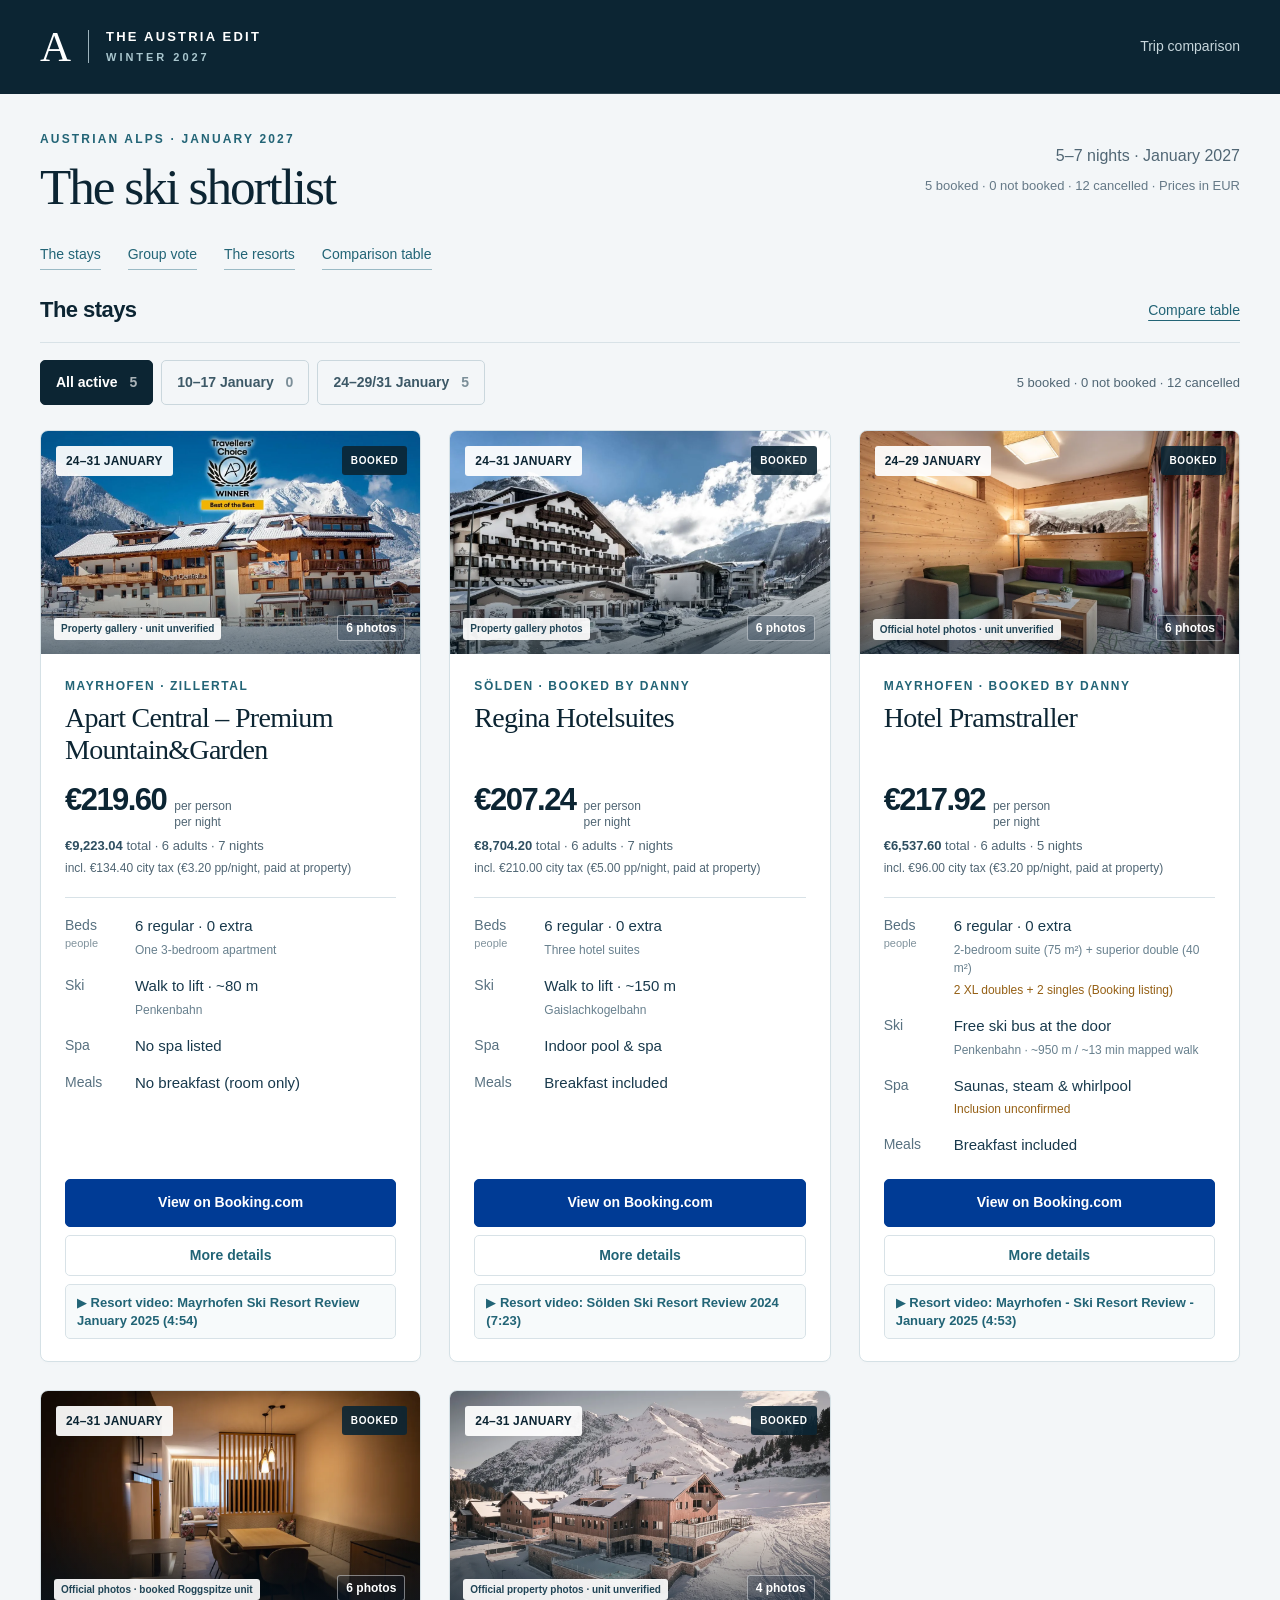
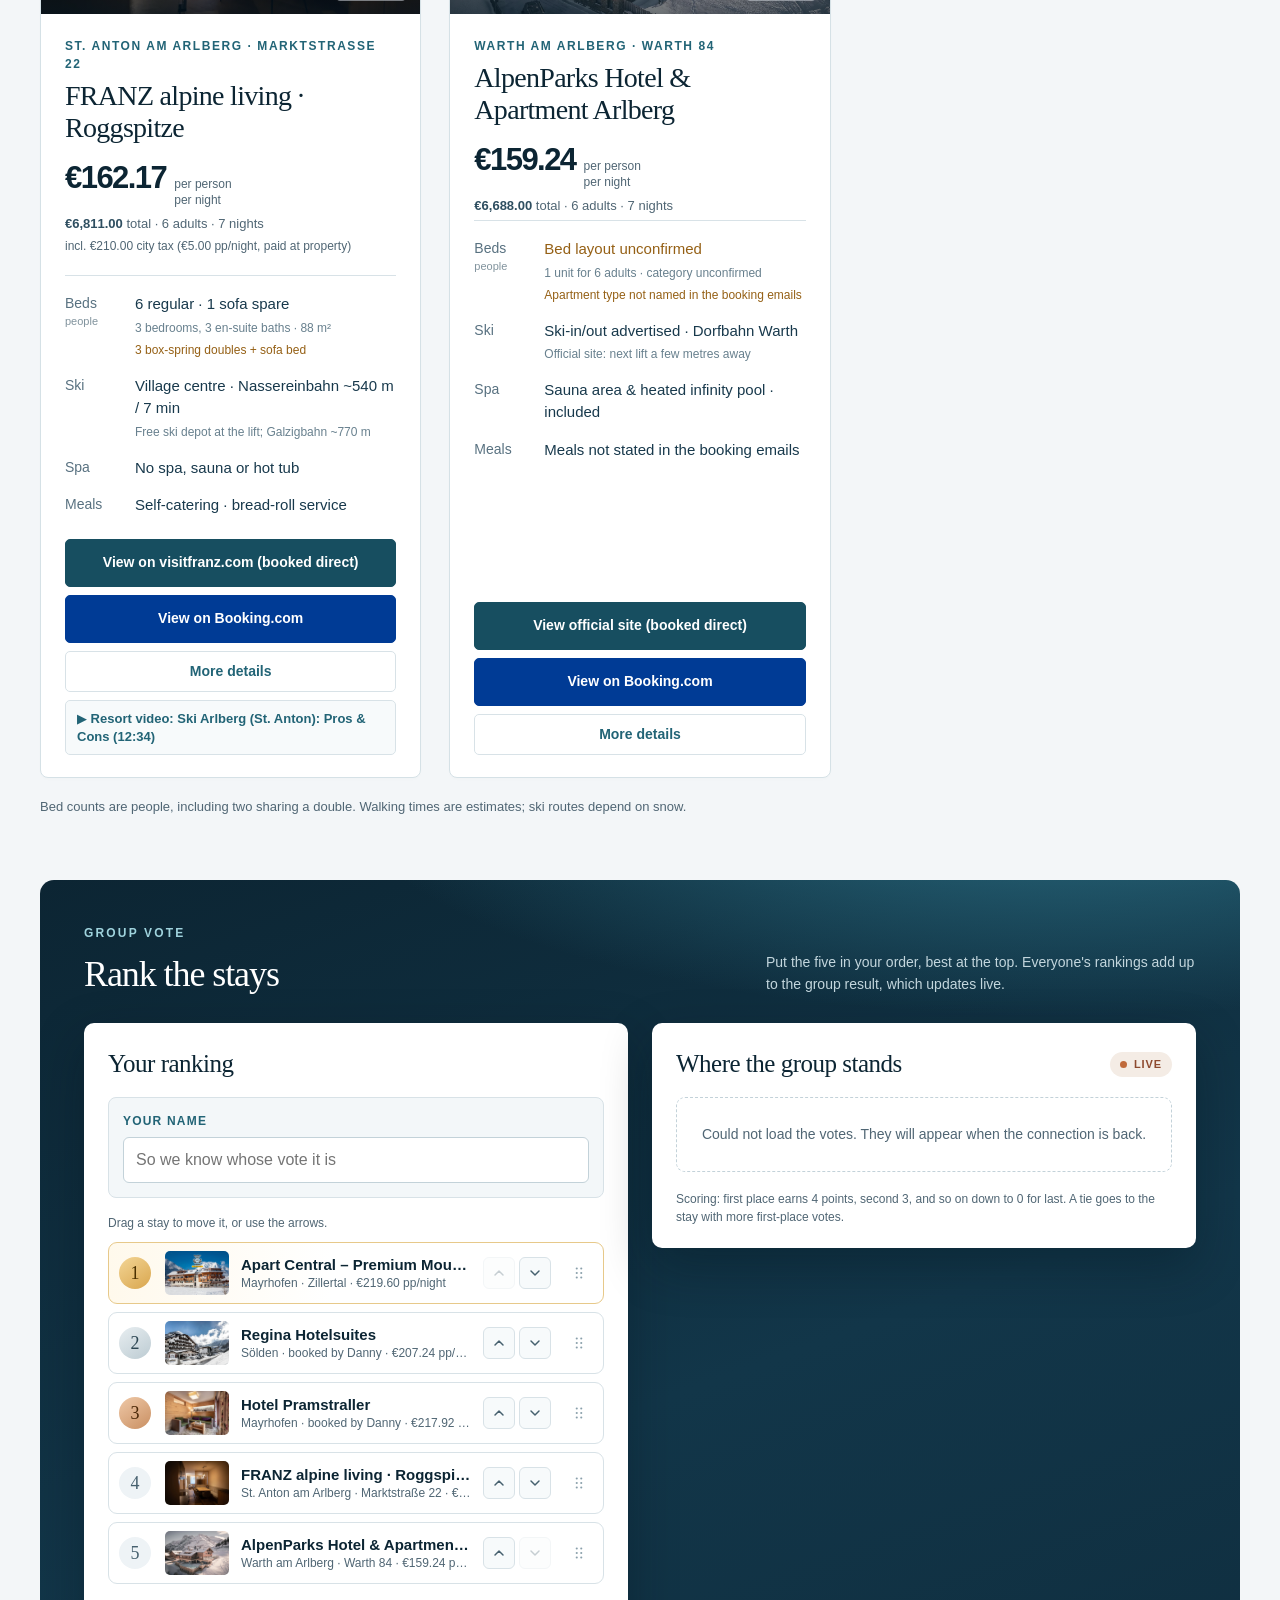
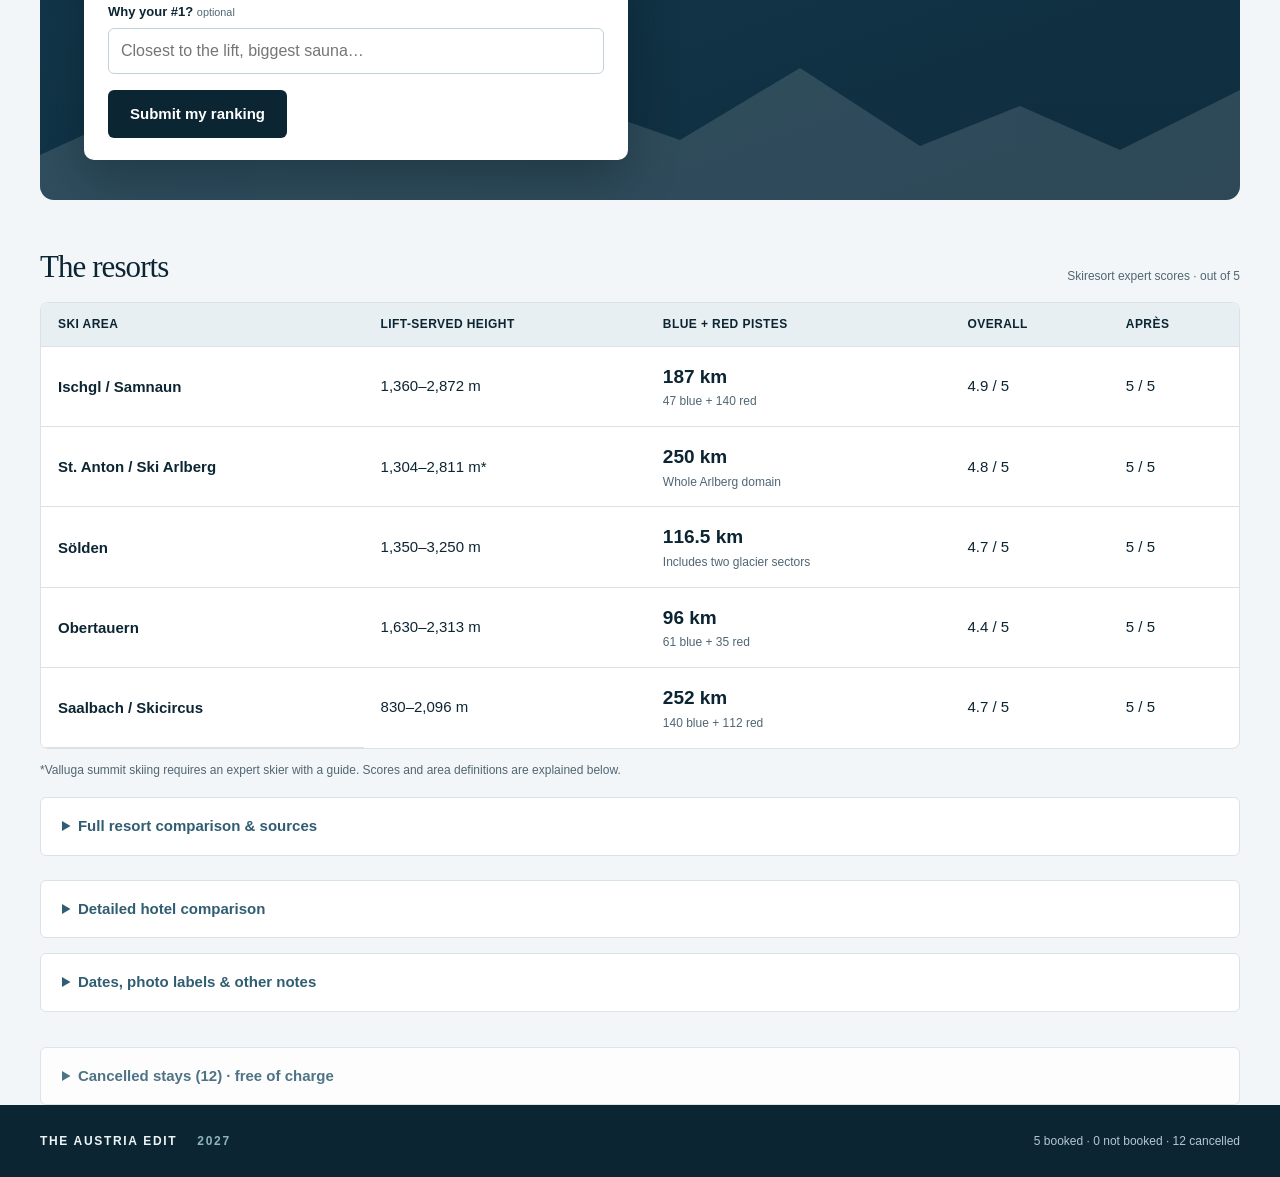
<file: booked/index.html>
<!doctype html>
<html lang="en">
<head>
  <meta charset="utf-8"><meta name="viewport" content="width=device-width,initial-scale=1">
  <title>Austria · Winter 2027</title>
  <meta name="description" content="Five booked stays and twelve cancelled stays; five resorts compared: rooms, real costs, altitude, pistes, spas and après-ski.">
  <meta name="robots" content="noindex, nofollow">
  <meta name="theme-color" content="#0c2533"><link rel="icon" type="image/svg+xml" href="favicon.svg">
  <link rel="stylesheet" href="style.css"><link rel="stylesheet" href="vote.css">
</head>
<body>
<a class="skip" href="#stays">Skip to stays</a>
<header class="masthead"><div class="wrap masthead-inner"><a href="#" class="wordmark" aria-label="Austria winter 2027 home">A<span class="wordmark-line"></span><span>THE AUSTRIA EDIT<br><small>WINTER 2027</small></span></a><span class="private-label">Trip comparison</span></div></header>
<main>
<section class="intro wrap"><div><div class="eyebrow">AUSTRIAN ALPS · JANUARY 2027</div><h1>The ski shortlist</h1></div><div class="intro-aside"><p>5–7 nights · January 2027</p><div class="snapshot">5 booked · 0 not booked · 12 cancelled · Prices in EUR</div></div></section>
<nav class="jump-nav wrap" aria-label="Comparison sections"><a href="#stays">The stays</a><a href="#vote">Group vote</a><a href="#resorts">The resorts</a><a href="#compare">Comparison table</a></nav>
<section class="workspace wrap" id="stays" aria-labelledby="stays-heading">
<div class="section-head"><h2 id="stays-heading">The stays</h2><a href="#compare" class="text-link">Compare table</a></div>
<div class="filter-row"><div class="filters" role="group" aria-label="Filter by travel dates"><button type="button" class="filter active" data-date="all" aria-pressed="true">All active <span>5</span></button><button type="button" class="filter" data-date="early" aria-pressed="false">10–17 January <span>0</span></button><button type="button" class="filter" data-date="late" aria-pressed="false">24–29/31 January <span>5</span></button></div><p class="result-count" id="result-count" aria-live="polite">5 booked · 0 not booked · 12 cancelled</p></div>
<div class="stays-grid" id="cards"></div><p class="quick-legend">Bed counts are people, including two sharing a double. Walking times are estimates; ski routes depend on snow.</p>
</section>
<section class="vote wrap" id="vote" aria-labelledby="vote-heading"><noscript><p>The group vote needs JavaScript.</p></noscript></section>
<section class="resorts wrap" id="resorts" aria-labelledby="resorts-heading"><div class="section-head"><h2 id="resorts-heading">The resorts</h2><span class="compact-note">Skiresort expert scores · out of 5</span></div><div class="table-scroll" tabindex="0" role="region" aria-label="Compact resort comparison, scroll horizontally"><table class="compact-resort-table"><caption class="sr-only">Main differences between the five ski areas</caption><thead><tr><th scope="col">Ski area</th><th scope="col">Lift-served height</th><th scope="col">Blue + red pistes</th><th scope="col">Overall</th><th scope="col">Après</th></tr></thead><tbody><tr><th scope="row">Ischgl / Samnaun</th><td>1,360–2,872 m</td><td><strong>187 km</strong><small>47 blue + 140 red</small></td><td>4.9 / 5</td><td>5 / 5</td></tr><tr><th scope="row">St. Anton / Ski Arlberg</th><td>1,304–2,811 m*</td><td><strong>250 km</strong><small>Whole Arlberg domain</small></td><td>4.8 / 5</td><td>5 / 5</td></tr><tr><th scope="row">Sölden</th><td>1,350–3,250 m</td><td><strong>116.5 km</strong><small>Includes two glacier sectors</small></td><td>4.7 / 5</td><td>5 / 5</td></tr><tr><th scope="row">Obertauern</th><td>1,630–2,313 m</td><td><strong>96 km</strong><small>61 blue + 35 red</small></td><td>4.4 / 5</td><td>5 / 5</td></tr><tr><th scope="row">Saalbach / Skicircus</th><td>830–2,096 m</td><td><strong>252 km</strong><small>140 blue + 112 red</small></td><td>4.7 / 5</td><td>5 / 5</td></tr></tbody></table></div><p class="compact-footnote">*Valluga summit skiing requires an expert skier with a guide. Scores and area definitions are explained below.</p><details class="page-disclosure resort-disclosure"><summary>Full resort comparison & sources</summary><p class="mobile-scroll-hint">Scroll sideways to compare all five resorts.</p>
<div class="table-scroll" tabindex="0" role="region" aria-label="Resort comparison, horizontally scrollable"><table class="resort-scorecard"><caption class="sr-only">Five selected ski destinations compared using consistent sources; five booked stays remain, all within 24–31 Jan</caption><thead><tr><th scope="col">The mountain</th><th scope="col">Ischgl<small>Silvretta Arena · Ischgl / Samnaun<br>10–16 Jan stay cancelled</small></th><th scope="col">St. Anton<small>Whole Ski Arlberg domain<br>24–31 Jan: FRANZ booked; AlpenParks Arlberg in Warth pending deposit (Parseierblick apartment cancelled 24 Oct; LUX ALP cancelled 15 Nov; 10–17 Jan cancelled)</small></th><th scope="col">Sölden<small>Including Rettenbach &amp; Tiefenbach glaciers<br>24–31 Jan booked week (10–17 Jan cancelled)</small></th><th scope="col">Obertauern<small>Connected Obertauern / Tauernrunde<br>24–31 Jan Alpenland cancelled 15 Nov (all Obertauern stays now cancelled)</small></th><th scope="col">Saalbach<small>Connected Skicircus · Hinterglemm, Leogang &amp; Fieberbrunn<br>24–31 Jan Sonnleiten cancelled 15 Nov</small></th></tr></thead><tbody><tr class=""><th scope="row">Village elevation</th><td><strong>1,377 m</strong></td><td><strong>1,304 m</strong></td><td><strong>1,368 m</strong></td><td><strong>1,740 m</strong></td><td><strong>~1,003 m</strong></td></tr><tr class=""><th scope="row">Lift-served altitude¹</th><td><strong>1,360–2,872 m</strong></td><td><strong>1,304–2,811 m</strong><small>Valluga summit restriction¹</small></td><td><strong>1,350–3,250 m</strong><small>Excludes 3,340 m viewpoint¹</small></td><td><strong>1,630–2,313 m</strong></td><td><strong>830–2,096 m</strong><small>Whole Skicircus ski area</small></td></tr><tr class="terrain-row"><th scope="row">Blue + red pistes</th><td><strong>187 km</strong><small>47 blue + 140 red</small><div class="terrain-bar" aria-label="47 km blue, 140 km red, 52 km black"><span class="blue" style="width:19.67%"></span><span class="red" style="width:58.58%"></span><span class="black" style="width:21.76%"></span></div></td><td><strong>250 km</strong><small>130 blue + 120 red</small><div class="terrain-bar" aria-label="130 km blue, 120 km red, 49.7 km black"><span class="blue" style="width:43.38%"></span><span class="red" style="width:40.04%"></span><span class="black" style="width:16.58%"></span></div></td><td><strong>116.5 km</strong><small>76.4 blue + 40.1 red</small><div class="terrain-bar" aria-label="76.4 km blue, 40.1 km red, 29.2 km black"><span class="blue" style="width:52.44%"></span><span class="red" style="width:27.52%"></span><span class="black" style="width:20.04%"></span></div></td><td><strong>96 km</strong><small>61 blue + 35 red</small><div class="terrain-bar" aria-label="61 km blue, 35 km red, 4 km black"><span class="blue" style="width:61.00%"></span><span class="red" style="width:35.00%"></span><span class="black" style="width:4.00%"></span></div></td><td><strong>252 km</strong><small>140 blue + 112 red</small><div class="terrain-bar" aria-label="140 km blue, 112 km red, 18 km black"><span class="blue" style="width:51.85%"></span><span class="red" style="width:41.48%"></span><span class="black" style="width:6.67%"></span></div></td></tr><tr class=""><th scope="row">Total groomed pistes²</th><td><strong>239 km</strong><small>52 km black</small></td><td><strong>300 km</strong><small>49.7 km black · total rounded</small></td><td><strong>145.7 km</strong><small>29.2 km black</small></td><td><strong>100 km</strong><small>4 km black</small></td><td><strong>270 km</strong><small>18 km black</small></td></tr><tr class=""><th scope="row">Lifts · Skiresort basis</th><td>45</td><td>85</td><td>31</td><td>26</td><td>69</td></tr><tr class=""><th scope="row">Glacier skiing</th><td>No</td><td>No</td><td>Yes · 2 glacier sectors</td><td>No</td><td>No<small>Kitzsteinhorn is a separate excursion</small></td></tr><tr class=""><th scope="row">Overall resort rating³</th><td><a href="https://www.skiresort.com/en/ski-resort/ischgl-samnaun-silvretta-arena/test-report/" target="_blank" rel="noopener"><strong class="rating-number">4.9</strong><span class="rating-scale">/ 5</span></a><small>Test: 28 Nov 2025</small></td><td><a href="https://www.skiresort.com/en/ski-resort/st-anton-st-christoph-stuben-lech-zuers-warth-schroecken-ski-arlberg/test-report/" target="_blank" rel="noopener"><strong class="rating-number">4.8</strong><span class="rating-scale">/ 5</span></a><small>Test: 18 Dec 2021</small></td><td><a href="https://www.skiresort.com/en/ski-resort/soelden/test-report/" target="_blank" rel="noopener"><strong class="rating-number">4.7</strong><span class="rating-scale">/ 5</span></a><small>Test: 20 Nov 2025</small></td><td><a href="https://www.skiresort.com/en/ski-resort/obertauern/test-report/" target="_blank" rel="noopener"><strong class="rating-number">4.4</strong><span class="rating-scale">/ 5</span></a><small>Test: 30 Dec 2019</small></td><td><a href="https://www.skiresort.com/en/ski-resort/saalbach-hinterglemm-leogang-fieberbrunn-skicircus/test-report/" target="_blank" rel="noopener"><strong class="rating-number">4.7</strong><span class="rating-scale">/ 5</span></a><small>Test: 13 Feb 2021</small></td></tr><tr class=""><th scope="row">Après-ski rating³</th><td><a href="https://www.skiresort.com/en/ski-resort/ischgl-samnaun-silvretta-arena/test-result/apres-ski/" target="_blank" rel="noopener"><strong class="rating-number">5</strong><span class="rating-scale">/ 5</span></a><small>Skiresort expert score</small></td><td><a href="https://www.skiresort.com/en/ski-resort/st-anton-st-christoph-stuben-lech-zuers-warth-schroecken-ski-arlberg/test-result/apres-ski/" target="_blank" rel="noopener"><strong class="rating-number">5</strong><span class="rating-scale">/ 5</span></a><small>Skiresort expert score</small></td><td><a href="https://www.skiresort.com/en/ski-resort/soelden/test-result/apres-ski/" target="_blank" rel="noopener"><strong class="rating-number">5</strong><span class="rating-scale">/ 5</span></a><small>Skiresort expert score</small></td><td><a href="https://www.skiresort.com/en/ski-resort/obertauern/test-result/apres-ski/" target="_blank" rel="noopener"><strong class="rating-number">5</strong><span class="rating-scale">/ 5</span></a><small>Skiresort expert score</small></td><td><a href="https://www.skiresort.com/en/ski-resort/saalbach-hinterglemm-leogang-fieberbrunn-skicircus/test-result/apres-ski/" target="_blank" rel="noopener"><strong class="rating-number">5</strong><span class="rating-scale">/ 5</span></a><small>Skiresort expert score</small></td></tr></tbody></table></div>
<div class="piste-legend" aria-label="Piste colours"><span><i></i>Blue</span><span class="red"><i></i>Red</span><span class="black"><i></i>Black</span></div>
<p class="resort-explain">¹ Village height and mountain height are different. Valluga at 2,811 m is lift-served, but skiing from its summit is restricted to proficient skiers with a guide, not an ordinary groomed descent. Sölden’s often-advertised 3,340 m includes a viewpoint reached on foot; the lift company gives skiing up to 3,250 m.</p>
<p class="resort-explain">² Piste counts use Skiresort’s published breakdown consistently; ski routes and off-piste mileage are excluded. Current official totals sometimes differ (Ski Arlberg 301 km; Sölden 147 km). Sources and specific counting differences are under each resort.</p>
<p class="resort-explain">³ Scores are Skiresort.info / Skiresort.com expert ratings out of 5, checked 5 October 2026 for the original four; Saalbach checked 19 October 2026. The test dates shown vary; these are expert editorial assessments, not objective measurements, guest-review averages or forecasts for January 2027. All five receive 5/5 for après-ski, so the setting and trip home matter more than that tied score. Intermediate-fit summaries are editorial judgments based on the terrain and access facts.</p>
<div class="resort-grid"><article class="resort-detail"><div class="resort-detail-head"><h3>Ischgl</h3><span class="week-label">10–16 Jan · cancelled</span></div><dl><div><dt>For intermediate skiers</dt><dd>Red-run cruising. With 140 km red versus 47 km blue, this is the strongest red-heavy choice for confident intermediates. The mileage spans Austria and Switzerland.</dd></div><div><dt>Snow & altitude</dt><dd>High terrain and extensive snowmaking (95% coverage listed by Skiresort). No glacier skiing. This supports reliability, not a guarantee that every run will open.</dd></div><div><dt>Après-ski & the return home</dt><dd>The party focus is Ischgl, including Trofana Alm and Kuhstall; Samnaun is quieter. NordOst is a village base, so plan the walk back rather than expecting piste-side accommodation.</dd></div><div><dt>From the cancelled stay</dt><dd>CANCELLED 13 Oct 2026 · <button data-open="nordost">NordOst</button> · €138.97 pp/night. Mapped walk: 550 m / about 8 minutes to Pardatschgratbahn; the hotel advertises about 6 minutes. No verified direct ski-in/out.</dd></div><div><dt>Getting there</dt><dd>Rail to Landeck-Zams, then bus 260 into the valley. The official site also lists Zurich and Munich airport transfer options.</dd></div></dl><details><summary>Sources, scope & counting notes</summary><ul><li>This is the connected cross-border Silvretta Arena, not all separate resorts on a wider Silvretta pass.</li><li>Skiresort reports 1,360–2,872 m; Ischgl tourism reports 1,377–2,872 m. The operator gives Pardatschgratbahn&#x27;s valley station as 1,365 m, showing why village and lowest lift elevations differ. Greitspitze has ordinary pistes from the summit.</li><li>Official Ischgl page lists 239 km total but 47 blue + 140 red + 47 black, which sums to 234. Use Skiresort&#x27;s 47 / 140 / 52 = 239 breakdown rather than silently correcting the official page.</li><li>Official Ischgl tourism lists 46 lifts; Skiresort lists 45. If displaying lifts, keep the provider label visible.</li></ul><div class="resort-links"><a href="https://www.skiresort.com/en/ski-resort/ischgl-samnaun-silvretta-arena/slope-offering/" target="_blank" rel="noopener">Piste breakdown</a><a href="https://www.skiresort.com/en/ski-resort/ischgl-samnaun-silvretta-arena/test-report/" target="_blank" rel="noopener">Expert test</a><a href="https://www.skiresort.com/en/ski-resort/ischgl-samnaun-silvretta-arena/test-result/apres-ski/" target="_blank" rel="noopener">Après rating</a><a href="https://www.ischgl.com/en/winter/silvretta-arena" target="_blank" rel="noopener">Official ski area</a><a href="https://www.skiresort.com/en/ski-resort/ischgl-samnaun-silvretta-arena/test-result/snow-reliability/" target="_blank" rel="noopener">Snow reliability</a><a href="https://www.ischgl.com/en/plan-your-trip/arrival-mobility" target="_blank" rel="noopener">Getting there</a><a href="https://www.nordost-ischgl.at/" target="_blank" rel="noopener">NordOst location</a></div></details></article><article class="resort-detail"><div class="resort-detail-head"><h3>St. Anton</h3><span class="week-label">24–31 Jan</span></div><dl><div><dt>For intermediate skiers</dt><dd>The broadest terrain choice. The 250 km blue/red figure covers the whole Ski Arlberg domain, including Lech/Zürs and Warth/Schröcken. Plan sectors and return connections; it is not all immediately above St. Anton.</dd></div><div><dt>Snow & altitude</dt><dd>No glacier skiing. Snowmaking supplements natural snow, but the wider domain contains different elevations and exposures. Fresh conditions and connections need checking close to travel.</dd></div><div><dt>Après-ski & the return home</dt><dd>St. Anton drives the domain’s lively reputation, including Mooser Wirt and Krazy Kanguruh. FRANZ is in the village centre by the church, a few minutes’ walk from the pedestrian zone.</dd></div><div><dt>Booked stays</dt><dd><button data-open="franz-st-anton">FRANZ alpine living · Roggspitze</button> (booked direct 18 Oct 2026) · €162.17 pp/night incl. city tax, self-catering; three en-suite bedrooms in the village centre. Mapped walk about 540 m / 7 minutes to the Nassereinbahn (free ski depot there for FRANZ guests) or 770 m / 10 minutes to the Galzigbahn. <button data-open="alpenparks-arlberg">AlpenParks Hotel &amp; Apartment Arlberg</button> in Warth (Ski Arlberg), booked direct 15 Nov 2026 · €159.24 pp/night, €6,688 total; the hotel says it is only confirmed once a €1,962.30 deposit is received (around 17 Nov). Official site advertises ski-in/out at Dorfbahn Warth and a heated infinity pool. The apartment category is unconfirmed. The <button data-open="parseierblick-apt">Parseierblick · Two-Bedroom Apartment</button> for the same week was cancelled by Booking.com on 24 Oct 2026 (invalid credit card, €0 cost). <button data-open="lux-alp-chalet">LUX ALP CHALET am Arlberg</button> was cancelled free of charge on 15 Nov 2026.</dd></div><div><dt>From the cancelled 10–17 Jan stay</dt><dd>CANCELLED 13 Oct 2026 (the 24–31 Jan Parseierblick apartment was also cancelled, on 24 Oct 2026) · <button data-open="parseierblick">Parseierblick</button> · €144.05 pp/night, breakfast included. Across from Nassereinbahn: the mapped walking route is 72 m / about 1 minute. A final road crossing remains; exact doorstep ski-in is not confirmed.</dd></div><div><dt>Getting there</dt><dd>St. Anton has a mainline station in the village. The regional arrival guide lists Zurich airport transfers; January 2027 services and timings must be checked separately.</dd></div></dl><details><summary>Sources, scope & counting notes</summary><ul><li>Whole Ski Arlberg: St. Anton–St. Christoph–Stuben, Lech–Oberlech–Zürs and Warth–Schröcken. The large powder/off-piste offering is excluded.</li><li>2,811 m is the lift-served Valluga summit. The Tirol tourism board states that skiing from Valluga is restricted to proficient skiers accompanied by a mountain or ski guide. Do not imply a normal groomed piste starts at the summit.</li><li>Official Ski Arlberg overview currently advertises 301 km; Skiresort displays 300 km with category sum 299.7 km. Comparison uses Skiresort consistently.</li><li>The tourism board&#x27;s older Winter 2024/25 press pack gives 129 blue / 121 red / 50 black. Do not mix this older breakdown with the current comparison.</li></ul><div class="resort-links"><a href="https://www.skiresort.com/en/ski-resort/st-anton-st-christoph-stuben-lech-zuers-warth-schroecken-ski-arlberg/slope-offering/" target="_blank" rel="noopener">Piste breakdown</a><a href="https://www.skiresort.com/en/ski-resort/st-anton-st-christoph-stuben-lech-zuers-warth-schroecken-ski-arlberg/test-report/" target="_blank" rel="noopener">Expert test</a><a href="https://www.skiresort.com/en/ski-resort/st-anton-st-christoph-stuben-lech-zuers-warth-schroecken-ski-arlberg/test-result/apres-ski/" target="_blank" rel="noopener">Après rating</a><a href="https://www.skiarlberg.at/en/winter/ski-resort" target="_blank" rel="noopener">Official ski area</a><a href="https://www.skiresort.com/en/ski-resort/st-anton-st-christoph-stuben-lech-zuers-warth-schroecken-ski-arlberg/test-result/snow-reliability/" target="_blank" rel="noopener">Snow reliability</a><a href="https://www.arlberg.com/en/arrival" target="_blank" rel="noopener">Getting there</a><a href="https://www.tirol.at/aktivitaeten/sport/skifahren/skigebietstipps-st-anton-am-arlberg" target="_blank" rel="noopener">Valluga restrictions</a><a href="https://www.stantonamarlberg.com/images/stories/pdf-dateien/berichte-homepage/Pressemappe_Sommer_Eng.pdf" target="_blank" rel="noopener">Village &amp; railway facts</a><a href="https://www.booking.com/landmark/at/nasserein.es.html" target="_blank" rel="noopener">Nasserein access</a><a href="https://www.visitfranz.com/en/apartments/roggspitze/" target="_blank" rel="noopener">FRANZ Roggspitze</a></div></details></article><article class="resort-detail"><div class="resort-detail-head"><h3>Sölden</h3><span class="week-label">24–31 Jan</span></div><dl><div><dt>For intermediate skiers</dt><dd>A varied intermediate week. Giggijoch and glacier sectors offer wider easier runs; Gaislachkogl has more intermediate terrain. The blue/red total is 116.5 km.</dd></div><div><dt>Snow & altitude</dt><dd>The only glacier option here: Rettenbach and Tiefenbach, with skiing above 3,000 m. Skiresort lists 91% snowmaking coverage. Wind, weather and open links still matter.</dd></div><div><dt>Après-ski & the return home</dt><dd>Mountain bars and town venues stretch between Giggijochbahn and Gaislachkoglbahn. Valentin is near Gaislachkogl, so check the return distance when choosing an evening venue farther along the village.</dd></div><div><dt>Booked stay</dt><dd><button data-open="regina-solden">Regina Hotelsuites</button> remains booked for 24–31 Jan (booked by Danny).</dd></div><div><dt>Cancelled stays</dt><dd>CANCELLED 13 Oct 2026 · <button data-open="valentin">Valentin Design Apartments</button> · €149.35 pp/night. The hotel advertises 150–200 m to Gaislachkoglbahn, while the mapped street walk is 350 m / about 5 minutes. The separate Hotel Valentin is not this booking. <button data-open="glanz-glory">Glanz &amp; Glory Hotel</button> was cancelled free of charge on 15 Nov 2026.</dd></div><div><dt>Getting there</dt><dd>Official driving estimates: Munich airport 3 h 15 min; Zurich airport 3 h 30 min. These are planning estimates, not live traffic predictions or a booked transfer.</dd></div></dl><details><summary>Sources, scope & counting notes</summary><ul><li>Sölden’s connected winter area, including both glacier sectors. The wider Ötztal ski-pass portfolio is not added.</li><li>Use 1,350–3,250 m for lift-served skiing. The advertised 3,340 m maximum includes Schwarze Schneid&#x27;s viewing platform, reached by a 15-minute walk from the gondola. Keep village elevation separate.</li><li>Official overview advertises 147 km; official pages contain inconsistent older breakdowns. Skiresort states 145.7 km plus 8.4 km routes; its slope page rounds the total to 146 but the three grades sum to 145.7. Use 145.7 consistently and disclose source/counting differences.</li></ul><div class="resort-links"><a href="https://www.skiresort.com/en/ski-resort/soelden/" target="_blank" rel="noopener">Piste breakdown</a><a href="https://www.skiresort.com/en/ski-resort/soelden/test-report/" target="_blank" rel="noopener">Expert test</a><a href="https://www.skiresort.com/en/ski-resort/soelden/test-result/apres-ski/" target="_blank" rel="noopener">Après rating</a><a href="https://www.soelden.com/en/activities/winter/skiing-snowboarding/ski-area-information" target="_blank" rel="noopener">Official ski area</a><a href="https://www.skiresort.com/en/ski-resort/soelden/test-result/snow-reliability/" target="_blank" rel="noopener">Snow reliability</a><a href="https://www.soelden.com/en/region-villages/getting-here/plane" target="_blank" rel="noopener">Getting there</a><a href="https://bergbahnen.soelden.com/en/about-us/business-areas" target="_blank" rel="noopener">Lift company elevations</a><a href="https://www.soelden.com/en/activities/winter/skiing-snowboarding/ski-area-information/ski-area-map-lifts-slopes" target="_blank" rel="noopener">Ski map &amp; viewpoint</a><a href="https://www.soelden-apartment.com/en/" target="_blank" rel="noopener">Valentin location</a></div></details></article><article class="resort-detail"><div class="resort-detail-head"><h3>Obertauern</h3><span class="week-label">24–31 Jan · cancelled</span></div><dl><div><dt>For intermediate skiers</dt><dd>The easiest grade mix for relaxed cruising: 61 km blue plus 35 km red, or 96% of the area. The Tauernrunde circuit is compact, with less overall mileage than the other four.</dd></div><div><dt>Snow & altitude</dt><dd>The highest village of these five at 1,740 m, with a ski-area base at 1,630 m. No glacier; Skiresort lists 95% snowmaking coverage. High altitude is helpful, not a trip-date snow forecast.</dd></div><div><dt>Après-ski & the return home</dt><dd>Edelweissalm and Hochalm are well-known afternoon stops, with bars in the centre later. DIE SONNE’s shuttle ends at 17:00, so arrange the late return separately.</dd></div><div><dt>Cancelled stays</dt><dd><button data-open="alpenland-obertauern">Hotel Alpenland</button> (rebooked 16 Oct 2026) was cancelled free of charge on 15 Nov 2026 · was €163.69 pp/night; ski room straight onto the piste, about 150 m to the lift. Earlier stays CANCELLED 13 Oct 2026 (Winter and an earlier Alpenland booking also cancelled) · <button data-open="die-sonne">DIE SONNE</button> · €134.77 pp/night for five; shuttle 09:00–17:00 or a mapped 550 m / 8-minute lift walk. <button data-open="solaria">Solaria</button> · €165.67 for six, breakfast included; short walk to bridge 5 (about 50 m in a secondary listing), then ski onward; return almost to the door. There is no remaining booked Obertauern stay.</dd></div><div><dt>Getting there</dt><dd>Solaria lists Munich airport at about 250 km. Rail access is via Radstadt, about 21 km away, followed by bus or a pre-arranged road transfer.</dd></div></dl><details><summary>Sources, scope & counting notes</summary><ul><li>Obertauern only: 100 connected piste kilometres. Grosseck-Speiereck is a separate area roughly 15 km away even where included on the same pass; it is excluded here.</li><li>1,740–2,526 m refers to village/mountain geography and is not the lift-served ski range. The official winter and piste-map pages give 1,630–2,313 m.</li><li>Obertauern passes of 1.5 days or longer also cover Grosseck-Speiereck, around 15 km away. This is a separate outing, not extra connected Obertauern mileage. SuperSkiCard and LUNGO are broader pass products and should not inflate the 100 km comparison.</li></ul><div class="resort-links"><a href="https://www.skiresort.com/en/ski-resort/obertauern/slope-offering/" target="_blank" rel="noopener">Piste breakdown</a><a href="https://www.skiresort.com/en/ski-resort/obertauern/test-report/" target="_blank" rel="noopener">Expert test</a><a href="https://www.skiresort.com/en/ski-resort/obertauern/test-result/apres-ski/" target="_blank" rel="noopener">Après rating</a><a href="https://www.obertauern.com/en/ski-resort/slope-map.html" target="_blank" rel="noopener">Official ski area</a><a href="https://www.skiresort.com/en/ski-resort/obertauern/slope-offering/" target="_blank" rel="noopener">Snow reliability</a><a href="https://www.hotel-solaria.at/en/service/location-arrival/" target="_blank" rel="noopener">Getting there</a><a href="https://www.sunislife.at/en/living-dreams/inclusive-service.html" target="_blank" rel="noopener">DIE SONNE shuttle</a><a href="https://www.hotel-solaria.at/en/winter/ski-in-ski-out/" target="_blank" rel="noopener">Solaria piste access</a></div></details></article><article class="resort-detail" id="saalbach-resort"><div class="resort-detail-head"><h3>Saalbach</h3><span class="week-label">24–31 Jan · cancelled</span></div><dl><div><dt>For intermediate skiers</dt><dd>A strong connected touring choice: 140 km blue and 112 km red across Saalbach, Hinterglemm, Leogang and Fieberbrunn. Plan the day’s sectors and return lifts; the full 252 km blue/red network is not all above Kohlmais.</dd></div><div><dt>Snow &amp; altitude</dt><dd>Saalbach village is about 1,003 m; the wider ski area spans 830–2,096 m. Our late-January planning assessment: lower pistes face more warm-spell, rain and thaw exposure than Obertauern, Sölden or Ischgl. The official resort reports snowmaking on 90% of pistes, dependent on suitable temperature and humidity. This helps piste availability but does not guarantee snow quality. No actual forecast for 24–31 January 2027 is available now.</dd></div><div><dt>Après-ski &amp; the return home</dt><dd>A lively choice, with Hinterhag Alm on Kohlmais and Goaßstall in Hinterglemm among the established venues. Sonnleiten is on the Kohlmais hillside; plan a safe return after lift closing rather than assuming an evening ski route back.</dd></div><div><dt>Cancelled stay</dt><dd><button data-open="sonnleiten-saalbach">AlpenParks Sonnleiten · Dream SPA</button> was cancelled on 15 Nov 2026, within the free-cancellation window · was €206.48 pp/night all-in. The €2,504.46 deposit refund has not yet been confirmed. Property advertises Kohlmais ski-in/out; roughly 70–100 m approach from listing/review information. There is no remaining booked Saalbach stay.</dd></div><div><dt>Getting there &amp; separate excursions</dt><dd>Check current arrival and transfer timetables for the trip. Ski ALPIN CARD also covers Schmittenhöhe and Kitzsteinhorn/Maiskogel, but Kitzsteinhorn is a separate outing, not continuously lift-linked to Saalbach. The pass operator does not list a through ski bus from Saalbach to Zell am See–Kaprun.</dd></div></dl><details><summary>Sources, scope &amp; counting notes</summary><ul><li>Comparison covers the connected Skicircus only: 270 km total, with 140 blue + 112 red + 18 black. The wider ALPIN CARD total is excluded.</li><li>Village altitude (~1,003 m) is separate from the whole ski-area range (830–2,096 m). No glacier is within the connected Skicircus.</li><li>Skiresort currently lists 69 lifts; the official 2025/26 press pack lists 70. The table follows its labelled Skiresort basis consistently.</li><li>The relative snow-risk and intermediate-fit summaries are editorial planning judgments from altitude and terrain, not objective scores or a January forecast. Overall 4.7/5 and après 5/5 are Skiresort’s published expert ratings (test: 13 February 2021).</li></ul><div class="resort-links"><a href="https://www.skiresort.com/en/ski-resort/saalbach-hinterglemm-leogang-fieberbrunn-skicircus/" target="_blank" rel="noopener">Pistes & ski-area elevations</a><a href="https://www.skiresort.com/en/ski-resort/saalbach-hinterglemm-leogang-fieberbrunn-skicircus/test-report/" target="_blank" rel="noopener">Expert test</a><a href="https://www.skiresort.com/en/ski-resort/saalbach-hinterglemm-leogang-fieberbrunn-skicircus/test-result/apres-ski/" target="_blank" rel="noopener">Après rating</a><a href="https://www.saalbach.com/en/service/stories/pure-snow_m_123346" target="_blank" rel="noopener">Official snowmaking</a><a href="https://www.saalfelden-leogang.com/_default_upload_bucket/EN_Pressemappe%20Winter%20202526%20Skicircus.pdf" target="_blank" rel="noopener">Official facts & village altitude</a><a href="https://www.alpincard.at/en/ski-bus-parking.html" target="_blank" rel="noopener">ALPIN CARD buses & separate areas</a><a href="https://www.alpenparks.at/en/hotel-apartment-sonnleiten-saalbach" target="_blank" rel="noopener">Sonnleiten ski access</a></div></details></article></div></details></section>
<section class="comparison wrap" id="compare" aria-label="Detailed hotel comparison"><details class="page-disclosure" id="compare-disclosure"><summary>Detailed hotel comparison</summary><div class="table-scroll" tabindex="0" role="region" aria-label="Stay comparison table, scroll horizontally on smaller screens"><table><caption class="sr-only">Comparison of five active booked stays</caption><thead><tr><th scope="col">Stay / week</th><th scope="col">Total for the stay</th><th scope="col">Per person / night</th><th scope="col">Sleeping setup</th><th scope="col">Food & spa</th><th scope="col">Ski access</th></tr></thead><tbody id="comparison-body"></tbody></table></div><p class="table-note">Per-person prices divide the shown total by the shown guest count and nights (five, six or seven). Cancelled stays are excluded. Optional extras are separate.</p></details></section>
<section class="notes wrap"><details class="page-disclosure"><summary>Dates, photo labels & other notes</summary><p class="disclosure-dates">Reservations checked in October 2026; Sonnleiten added 19 October; all rechecked against the booking emails on 26 October; cancellations and the AlpenParks Arlberg booking checked on 15 November 2026. Prices are in EUR.</p><div class="notes-grid"><div><h3>Reservations & prices</h3><p>Original reservation totals were checked on 5 October 2026; the Winter booking was checked on 7 October. Sonnleiten was added on 19 October 2026 with the confirmed direct-booking total and cancellation deadline. On 15 November 2026, Hotel Alpenland (Obertauern), Glanz &amp; Glory, LUX ALP CHALET and Sonnleiten were cancelled, and AlpenParks Arlberg in Warth was added as a direct booking pending a deposit. A booked stay does not imply the final group choice. This is a planning comparison, not a live price or availability feed.</p></div><div><h3>Rooms & photographs</h3><p>Public hotel information supplements the confirmations. A room-category photo does not guarantee the assigned unit. Every gallery identifies its source and whether the room match is confirmed or representative.</p></div><div><h3>Conditions & availability</h3><p>Lift access, snow, facilities and current offers can change. Check the live hotel listing and resort information before making new plans.</p></div></div></details></section>
<section class="cancelled wrap" id="cancelled" aria-label="Cancelled stays"><details class="page-disclosure"><summary>Cancelled stays (<span id="cancelled-count">12</span>) · free of charge</summary><p class="disclosure-dates">Seven reservations were cancelled free of charge on 13 October 2026; the Parseierblick apartment was cancelled by Booking.com on 24 October 2026 because the credit card was invalid (€0 cost). On 15 November 2026, Hotel Alpenland (Obertauern), Glanz &amp; Glory, LUX ALP CHALET and AlpenParks Sonnleiten were cancelled, all free of charge or within their free-cancellation windows. They are kept for reference only and are excluded from all counts, totals and the comparison table.</p><ul class="cancelled-list" id="cancelled-list"></ul></details></section>
</main>
<footer><div class="wrap footer-inner"><span class="footer-title">THE AUSTRIA EDIT <span>2027</span></span><span>5 booked · 0 not booked · 12 cancelled</span></div></footer>
<dialog id="stay-dialog" aria-labelledby="dialog-title"><div class="dialog-top"><span id="dialog-location"></span><button type="button" class="close-button" id="close-dialog" aria-label="Close stay details">Close <span aria-hidden="true">×</span></button></div><div id="dialog-content"></div></dialog>
<script src="data.js"></script><script src="app.js"></script><script src="vote.js"></script>
</body></html>
</file>
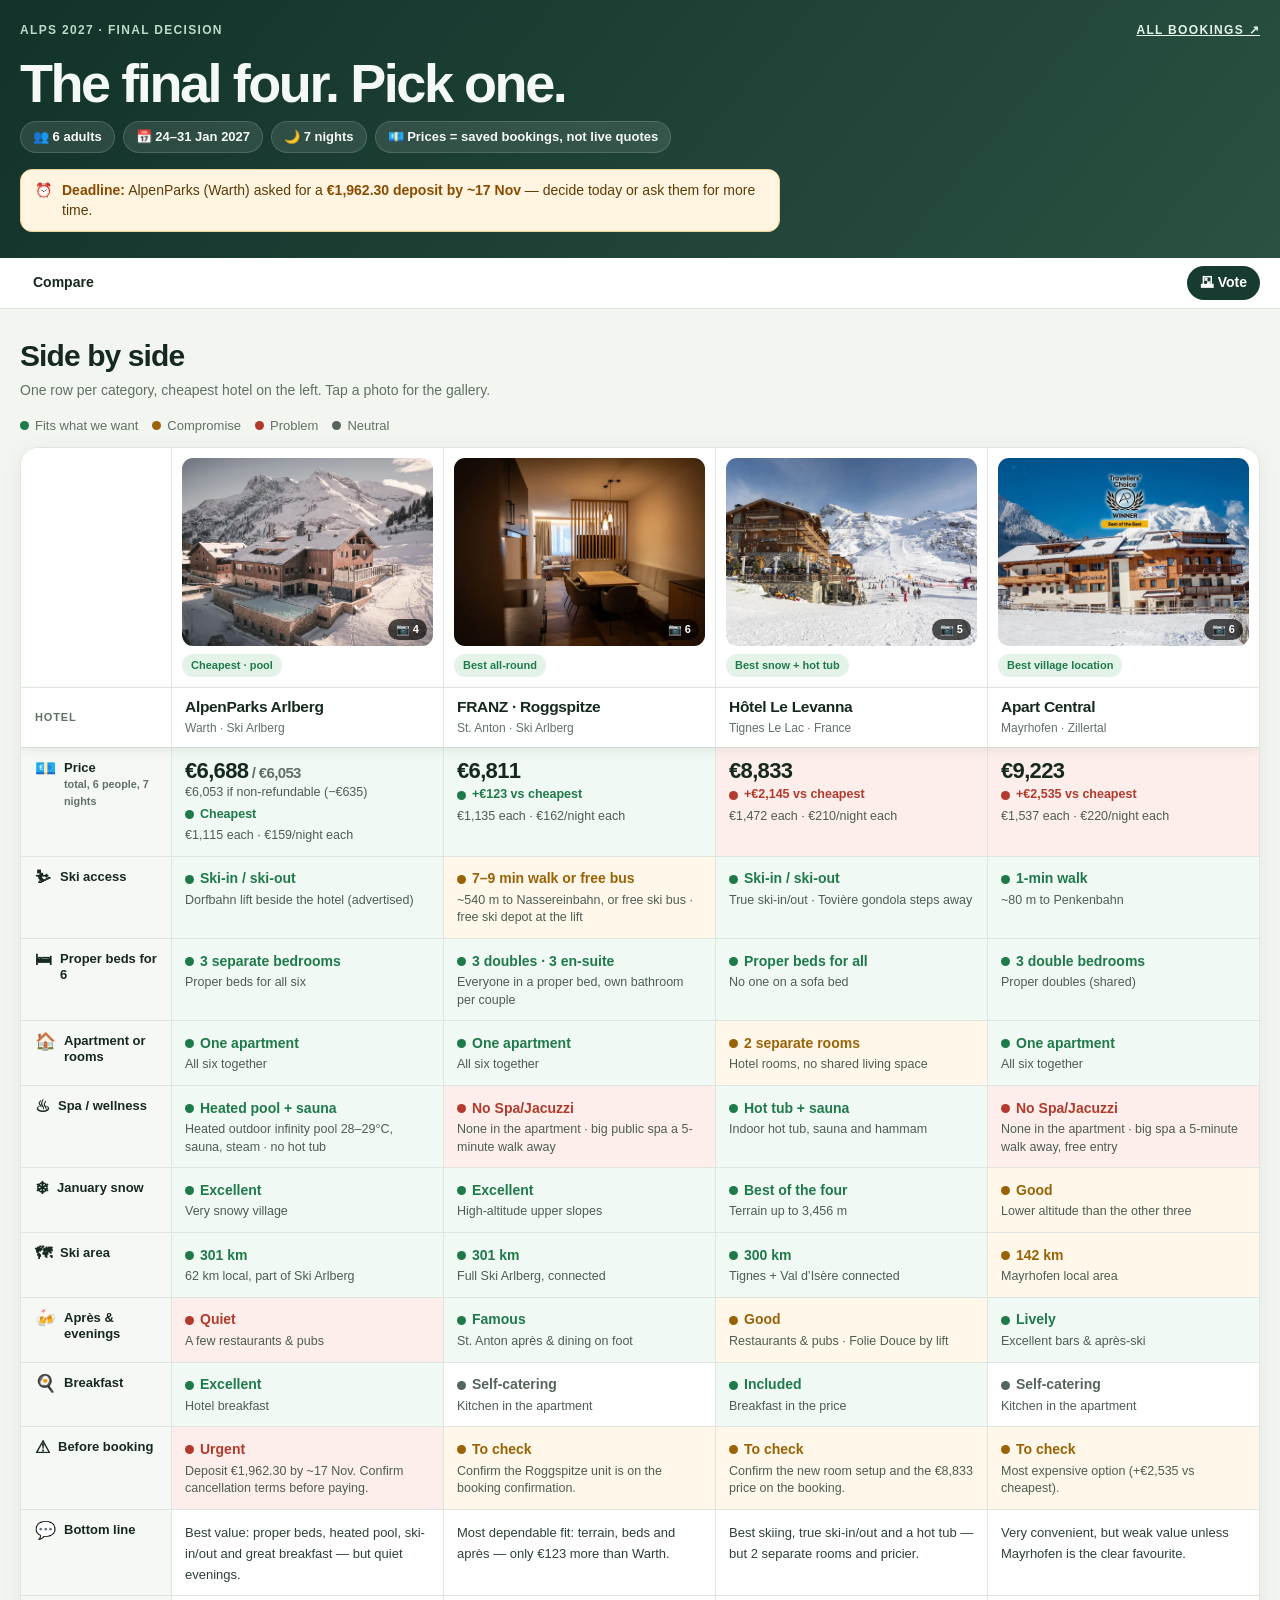
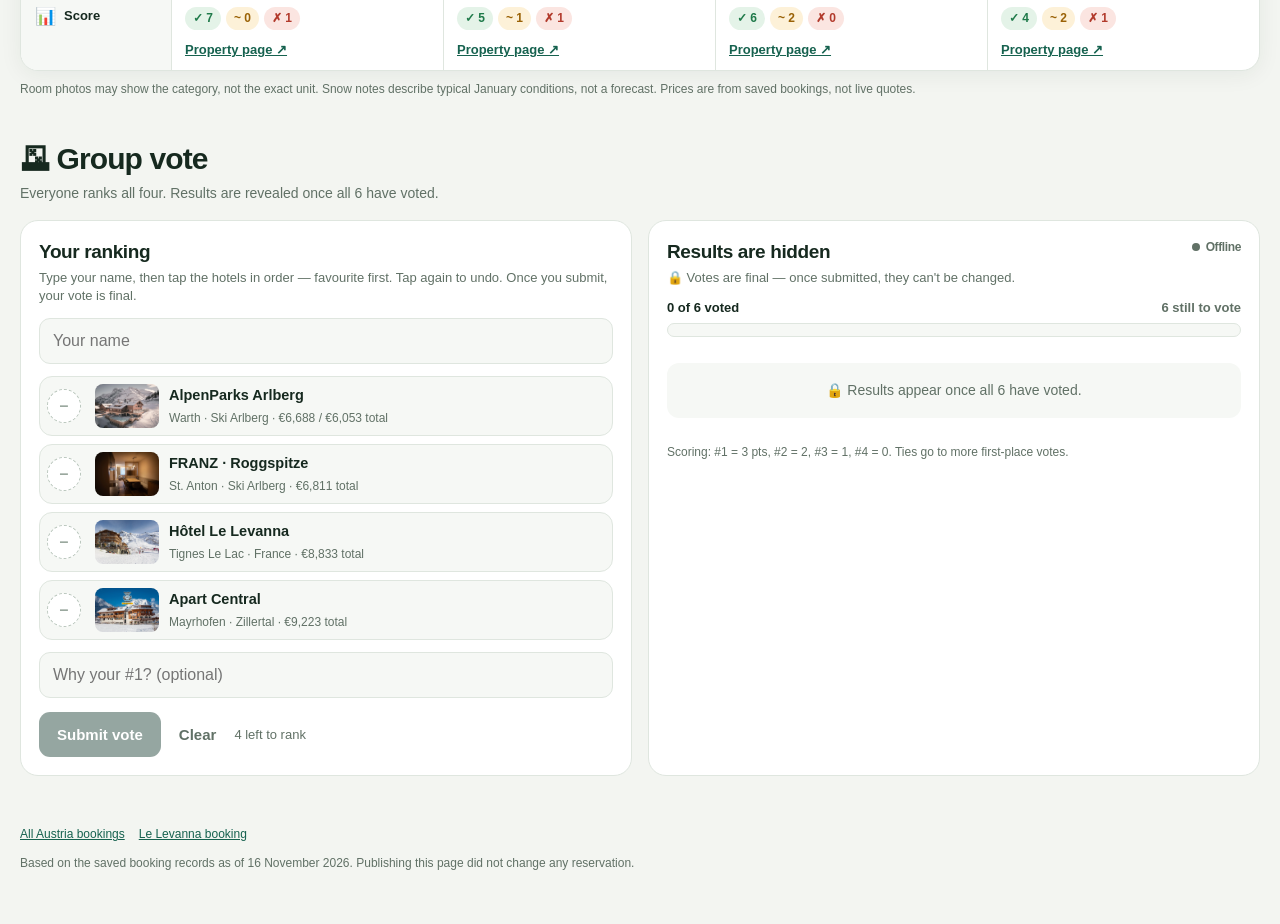
<file: comparison/index.html>
<!doctype html>
<html lang="en"><head><meta charset="utf-8"><meta name="viewport" content="width=device-width,initial-scale=1">
<meta name="description" content="Final four ski hotels for six adults, 24–31 January 2027: compare at a glance and vote.">
<meta name="theme-color" content="#173b31"><link rel="icon" type="image/svg+xml" href="../booked/favicon.svg">
<title>Alps 2027 · Final Four · Compare & vote</title>
<style>
:root{--ink:#16291f;--pine:#173b31;--pine2:#2a5142;--bg:#f3f5f1;--card:#fff;--muted:#617166;--edge:#dfe6df;--soft:#f6f8f5;
--good:#1f7a4a;--goodbg:#e4f3e8;--ok:#9a6206;--okbg:#fdf1d8;--bad:#b23a2c;--badbg:#fbe5e1;--neu:#55655b;--neubg:#eef1ee;--gold:#f2c94c}
[hidden]{display:none!important}*{box-sizing:border-box}html{scroll-behavior:smooth}
body{margin:0;font-family:Inter,-apple-system,BlinkMacSystemFont,"Segoe UI",Roboto,sans-serif;background:var(--bg);color:var(--ink);line-height:1.4;font-size:15px;-webkit-font-smoothing:antialiased}
a{color:#16624f}.wrap{width:min(1240px,calc(100% - 28px));margin:auto}
button{font:inherit;color:inherit}
/* header */
header{background:linear-gradient(130deg,#12322a,#2a5142);color:#f4f9f5;padding:22px 0 26px}
.top{display:flex;justify-content:space-between;gap:10px;flex-wrap:wrap;font-size:12px;letter-spacing:.11em;text-transform:uppercase;font-weight:800;color:#bfdac7}
.top a{color:#e3f3e8}
h1{font-size:clamp(30px,5.4vw,54px);letter-spacing:-.045em;line-height:1.04;margin:16px 0 10px}
.facts{display:flex;flex-wrap:wrap;gap:8px;margin:0;padding:0;list-style:none}
.facts li{background:#ffffff1a;border:1px solid #ffffff26;border-radius:99px;padding:6px 12px;font-size:13px;font-weight:650}
.alert{display:flex;gap:10px;align-items:flex-start;background:#fff4e0;color:#5c3b06;border:1px solid #f0d49b;border-radius:12px;padding:11px 14px;margin-top:16px;font-size:14px;max-width:760px}
.alert b{color:#8a4b00}
/* nav */
nav{position:sticky;top:0;z-index:30;background:#ffffffeb;backdrop-filter:blur(8px);border-bottom:1px solid var(--edge)}
nav .wrap{display:flex;gap:6px;overflow-x:auto;padding:8px 0;white-space:nowrap}
nav a{text-decoration:none;font-size:14px;font-weight:750;padding:7px 13px;border-radius:99px;color:var(--ink)}
nav a:hover{background:var(--soft)}nav a.cta{background:var(--pine);color:#fff;margin-left:auto}
section{margin:26px auto 40px;scroll-margin-top:60px}
h2{font-size:clamp(22px,3vw,30px);letter-spacing:-.03em;margin:0 0 4px}
.sub{color:var(--muted);margin:0 0 16px;font-size:14px}
/* legend */
.legend{display:flex;flex-wrap:wrap;gap:14px;font-size:13px;color:var(--muted);margin:0 0 12px}
.legend span{display:inline-flex;align-items:center;gap:6px}
/* comparison matrix */
.mx{background:#fff;border:1px solid var(--edge);border-radius:18px;overflow:clip;box-shadow:0 4px 22px #12302410}
.mrow{display:grid;grid-template-columns:150px repeat(4,minmax(0,1fr));border-top:1px solid var(--edge)}
.mrow:first-child{border-top:0}
.k{padding:12px 14px;background:var(--soft);font-weight:800;font-size:13px;display:flex;gap:8px;align-items:flex-start;line-height:1.25}
.k .ic{font-size:17px;line-height:1}
.c{padding:11px 13px;border-left:1px solid var(--edge);min-width:0}
.c.good{background:#f0f9f3}.c.ok{background:#fff8ea}.c.bad{background:#fdeeeb}
.st{display:inline-flex;align-items:center;gap:6px;font-weight:850;font-size:14px}
.st::before{content:"";width:9px;height:9px;border-radius:50%;background:currentColor;flex-shrink:0}
.st.good{color:var(--good)}.st.ok{color:var(--ok)}.st.bad{color:var(--bad)}.st.neu{color:var(--neu)}
.det{display:block;font-size:12.5px;color:#4d5d53;margin-top:3px}
.hn{display:none;font-size:11px;font-weight:850;text-transform:uppercase;letter-spacing:.06em;color:var(--muted);margin-bottom:3px}
.price{font-size:22px;font-weight:900;letter-spacing:-.03em;line-height:1.05}
.verdict{font-size:13px;color:#2e4136}
/* photo + names rows */
.photos .c{padding:10px;position:relative}
.photo{position:relative;aspect-ratio:4/3;background:#dfe5df;border:0;padding:0;cursor:zoom-in;display:block;width:100%;border-radius:11px;overflow:hidden}
.photo img{width:100%;height:100%;object-fit:cover;display:block}
.photo .count{position:absolute;right:6px;bottom:6px;background:#000a;color:#fff;font-size:11px;font-weight:700;border-radius:99px;padding:3px 8px}
.badge{display:inline-block;margin-top:8px;background:var(--goodbg);color:var(--good);font-size:11px;font-weight:850;border-radius:99px;padding:4px 9px}
.votechip{position:absolute;left:16px;top:16px;background:var(--gold);color:#3b2c00;font-size:12px;font-weight:850;border-radius:99px;padding:5px 10px;text-decoration:none;box-shadow:0 2px 8px #0003}
.names{position:sticky;top:51px;z-index:6;background:#fff;box-shadow:0 3px 10px #12302414}
.names .c{padding:10px 13px}
.names strong{display:block;font-size:15.5px;letter-spacing:-.02em;line-height:1.15}
.names small{color:var(--muted);font-size:12px}
.names .k{background:#fff;color:var(--muted);font-size:11px;text-transform:uppercase;letter-spacing:.08em;align-items:center}
.c.lead{box-shadow:inset 0 -4px 0 var(--gold)}
.tally{display:flex;gap:5px;flex-wrap:wrap}
.tally span{font-size:12px;font-weight:850;border-radius:99px;padding:3px 8px}
.t-good{background:var(--goodbg);color:var(--good)}.t-ok{background:var(--okbg);color:var(--ok)}.t-bad{background:var(--badbg);color:var(--bad)}
.c a{font-size:13px;font-weight:800}
.note{color:var(--muted);font-size:12px;margin:10px 0 0}
/* vote */
.vote{display:grid;grid-template-columns:minmax(0,1fr) minmax(0,1fr);gap:16px}
.panel{background:#fff;border:1px solid var(--edge);border-radius:18px;padding:18px}
.panel h3{margin:0 0 4px;font-size:19px;letter-spacing:-.02em}
.panel .hint{color:var(--muted);font-size:13px;margin:0 0 12px}
.name{display:flex;gap:8px;margin-bottom:12px}
.name input{flex:1;min-width:0;font:inherit;font-size:16px;padding:11px 13px;border:1.5px solid var(--edge);border-radius:11px;background:var(--soft)}
.name input:focus{outline:none;border-color:var(--pine2);background:#fff}
.picks{display:grid;gap:8px}
.pick{display:grid;grid-template-columns:38px 64px minmax(0,1fr);gap:10px;align-items:center;text-align:left;background:var(--soft);border:1.5px solid var(--edge);border-radius:13px;padding:7px 10px 7px 7px;cursor:pointer;transition:border-color .15s,background .15s}
.pick:hover{border-color:#b9c9bd}
.pick .n{width:34px;height:34px;border-radius:50%;display:grid;place-items:center;font-weight:900;font-size:16px;background:#fff;border:1.5px dashed #b9c6bc;color:#9aa89e}
.pick.on{background:#eef7f1;border-color:var(--good)}
.pick.on .n{background:var(--pine);border:0;color:#fff}
.pick.on.r1 .n{background:var(--gold);color:#3b2c00}
.pick img{width:64px;height:44px;object-fit:cover;border-radius:8px;display:block}
.pick strong{display:block;font-size:14.5px}.pick small{color:var(--muted);font-size:12px}
.actions{display:flex;align-items:center;gap:10px;margin-top:14px;flex-wrap:wrap}
.btn{border:0;border-radius:11px;padding:12px 18px;font-weight:850;cursor:pointer;background:var(--pine);color:#fff;font-size:15px}
.btn:disabled{opacity:.45;cursor:not-allowed}
.btn.ghost{background:transparent;color:var(--muted);padding:12px 8px;font-weight:700}
.status{font-size:13px;color:var(--muted)}.status.err{color:var(--bad);font-weight:700}.status.okk{color:var(--good);font-weight:750}
.results{display:grid;gap:10px;margin:0;padding:0;list-style:none}
.res{display:grid;grid-template-columns:30px minmax(0,1fr);gap:10px;align-items:center}
.res .p{font-weight:900;font-size:18px;text-align:center;color:var(--muted)}
.res.first .p{color:#b58a00}
.res .rtop{display:flex;justify-content:space-between;gap:8px;font-size:14px}
.res .rtop strong{font-weight:800}.res .rtop span{font-weight:800;white-space:nowrap}
.bar{height:12px;background:var(--soft);border-radius:99px;overflow:hidden;margin:5px 0 3px;border:1px solid var(--edge)}
.bar i{display:block;height:100%;background:var(--pine2);border-radius:99px;transition:width .5s}
.res.first .bar i{background:linear-gradient(90deg,#d9a400,var(--gold))}
.res .meta{font-size:12px;color:var(--muted)}
.prog{margin:0 0 12px}.prog .pt{display:flex;justify-content:space-between;font-size:13px;font-weight:800;margin-bottom:5px}.prog .pt span{color:var(--muted);font-weight:700}.prog .pb{height:14px;background:var(--soft);border:1px solid var(--edge);border-radius:99px;overflow:hidden}.prog .pb i{display:block;height:100%;background:linear-gradient(90deg,var(--good),#3fa36b);border-radius:99px;transition:width .5s}.prog.done .pt{color:var(--good)}
.voters{display:flex;flex-wrap:wrap;gap:6px;margin:0 0 14px}
.voters span{font-size:12px;font-weight:750;background:var(--soft);border:1px solid var(--edge);border-radius:99px;padding:4px 10px}
.live{display:inline-flex;align-items:center;gap:6px;font-size:12px;font-weight:800;color:var(--good);float:right}
.live::before{content:"";width:8px;height:8px;border-radius:50%;background:currentColor;animation:pulse 1.6s infinite}
.live.off{color:var(--muted)}.live.off::before{animation:none}
@keyframes pulse{50%{opacity:.25}}
.empty{color:var(--muted);font-size:14px;padding:18px;text-align:center;background:var(--soft);border-radius:12px}
.notes{margin:14px 0 0;padding:0;list-style:none;display:grid;gap:6px}
.notes li{font-size:13px;background:var(--soft);border-radius:10px;padding:8px 10px}
.notes small{color:var(--muted)}
.scoring{font-size:12px;color:var(--muted);margin:12px 0 0}
footer{padding:10px 0 40px;color:var(--muted);font-size:12px}footer a{margin-right:14px}
/* lightbox */
dialog{border:0;padding:0;background:transparent;max-width:96vw;max-height:96vh;overflow:visible}
dialog::backdrop{background:#04140fe6}
dialog figure{margin:0;position:relative}
dialog img{display:block;max-width:94vw;max-height:84vh;border-radius:10px;object-fit:contain}
dialog figcaption{color:#e6efe8;font-size:13px;margin-top:8px;text-align:center}
.lb{position:absolute;top:50%;transform:translateY(-50%);border:0;background:#fffe;border-radius:50%;width:42px;height:42px;font-size:22px;font-weight:900;cursor:pointer}
.lb.prev{left:8px}.lb.next{right:8px}
.lb.close{top:-48px;right:0;transform:none;border-radius:99px;width:auto;height:auto;padding:7px 14px;font-size:13px}
/* responsive */
@media(max-width:900px){.mrow{grid-template-columns:118px repeat(4,minmax(0,1fr))}.c{padding:10px}.price{font-size:19px}}
@media(max-width:760px){.vote{grid-template-columns:1fr}}
@media(max-width:700px){.mrow{grid-template-columns:1fr 1fr}.k{grid-column:1/-1;padding:10px 12px;font-size:14px}.c{border-left:0;border-top:1px solid var(--edge)}.c:nth-child(odd){border-left:1px solid var(--edge)}.hn{display:block}.names{display:none}.photos .k{display:none}.photos .c{border-top:0}.photos .c:nth-child(n+4){border-top:1px solid var(--edge)}nav a.cta{margin-left:0}}
@media(prefers-reduced-motion:reduce){*{animation:none!important;transition:none!important;scroll-behavior:auto!important}}
@media print{nav,dialog,#vote,.alert{display:none}header{background:#fff;color:#000}.facts li{border-color:#ccc}.names{position:static}.mx{box-shadow:none}.mrow{break-inside:avoid}}
</style></head>
<body>
<header><div class="wrap">
  <div class="top"><span>Alps 2027 · Final decision</span><a href="../booked/">All bookings ↗</a></div>
  <h1>The final four. Pick one.</h1>
  <ul class="facts"><li>👥 6 adults</li><li>📅 24–31 Jan 2027</li><li>🌙 7 nights</li><li>💶 Prices = saved bookings, not live quotes</li></ul>
  <div class="alert">⏰ <span><b>Deadline:</b> AlpenParks (Warth) asked for a <b>€1,962.30 deposit by ~17 Nov</b> — decide today or ask them for more time.</span></div>
</div></header>
<nav><div class="wrap"><a href="#compare">Compare</a><a class="cta" href="#vote">🗳 Vote</a></div></nav>

<main class="wrap">
<section id="compare">
  <h2>Side by side</h2>
  <p class="sub">One row per category, cheapest hotel on the left. Tap a photo for the gallery.</p>
  <div class="legend"><span><i class="st good"></i>Fits what we want</span><span><i class="st ok"></i>Compromise</span><span><i class="st bad"></i>Problem</span><span><i class="st neu"></i>Neutral</span></div>
  <div class="mx" id="mx"></div>
  <p class="note">Room photos may show the category, not the exact unit. Snow notes describe typical January conditions, not a forecast. Prices are from saved bookings, not live quotes.</p>
</section>

<section id="vote">
  <h2>🗳 Group vote</h2>
  <p class="sub">Everyone ranks all four. Results are revealed once all 6 have voted.</p>
  <div class="vote">
    <div class="panel">
      <h3>Your ranking</h3>
      <p class="hint">Type your name, then tap the hotels in order — favourite first. Tap again to undo. Once you submit, your vote is final.</p>
      <div class="name"><input id="vname" maxlength="32" autocomplete="given-name" placeholder="Your name"></div>
      <div class="picks" id="picks"></div>
      <div class="name" style="margin:12px 0 0"><input id="vnote" maxlength="160" placeholder="Why your #1? (optional)"></div>
      <div class="actions"><button class="btn" id="vsubmit" disabled>Submit vote</button><button class="btn ghost" id="vreset">Clear</button><span class="status" id="vstatus" aria-live="polite"></span></div>
    </div>
    <div class="panel">
      <h3><span id="rtitle">Results</span> <span class="live" id="live">Live</span></h3>
      <p class="hint">🔒 Votes are final — once submitted, they can't be changed.</p>
      <div class="prog" id="vprog"><div class="pt"><strong id="vprogt">0 of 6 voted</strong><span id="vprogs">Waiting for votes</span></div><div class="pb"><i id="vprogb" style="width:0"></i></div></div>
      <div class="voters" id="voters"></div>
      <ol class="results" id="results"></ol>
      <p class="empty" id="rempty">🔒 Results appear once all 6 have voted.</p>
      <ul class="notes" id="vnotes"></ul>
      <p class="scoring">Scoring: #1 = 3 pts, #2 = 2, #3 = 1, #4 = 0. Ties go to more first-place votes.</p>
    </div>
  </div>
</section>

</main>
<footer><div class="wrap"><a href="../booked/">All Austria bookings</a><a href="../france/#le-levanna">Le Levanna booking</a><p>Based on the saved booking records as of 16 November 2026. Publishing this page did not change any reservation.</p></div></footer>

<dialog id="lightbox"><figure><button class="lb close" id="lbclose">Close ✕</button><img alt=""><button class="lb prev" aria-label="Previous photo">‹</button><button class="lb next" aria-label="Next photo">›</button><figcaption></figcaption></figure></dialog>

<script>
const PEOPLE = 6, NIGHTS = 7;
const ROWS = [
  ['access', '⛷', 'Ski access'],
  ['beds', '🛏', 'Proper beds for 6'],
  ['layout', '🏠', 'Apartment or rooms'],
  ['spa', '♨', 'Spa / wellness'],
  ['snow', '❄', 'January snow'],
  ['terrain', '🗺', 'Ski area'],
  ['apres', '🍻', 'Après & evenings'],
  ['food', '🍳', 'Breakfast'],
];
const HOTELS = [
  { id:'warth', name:'AlpenParks Arlberg', loc:'Warth · Ski Arlberg', badge:'Cheapest · pool', total:6688, alt:6053,
    verdict:'Best value: proper beds, heated pool, ski-in/out and great breakfast — but quiet evenings.',
    photos:[['../booked/assets/arlberg-exterior-drone.webp','Hotel on the slopes'],['../booked/assets/arlberg-pool.webp','Heated outdoor infinity pool'],['../booked/assets/arlberg-wellness.webp','Wellness area'],['../booked/assets/arlberg-exterior.webp','Exterior']],
    access:['good','Ski-in / ski-out','Dorfbahn lift beside the hotel (advertised)'],
    beds:['good','3 separate bedrooms','Proper beds for all six'],
    layout:['good','One apartment','All six together'],
    spa:['good','Heated pool + sauna','Heated outdoor infinity pool 28–29°C, sauna, steam · no hot tub'],
    snow:['good','Excellent','Very snowy village'],
    terrain:['good','301 km','62 km local, part of Ski Arlberg'],
    apres:['bad','Quiet','A few restaurants & pubs'],
    food:['good','Excellent','Hotel breakfast'],
    fix:['bad','Urgent','Deposit €1,962.30 by ~17 Nov. Confirm cancellation terms before paying.'],
    link:'https://www.alpenparks.at/en/hotel-apartment-arlberg' },
  { id:'franz', name:'FRANZ · Roggspitze', loc:'St. Anton · Ski Arlberg', badge:'Best all-round', total:6811,
    verdict:'Most dependable fit: terrain, beds and après — only €123 more than Warth.',
    photos:[['../booked/assets/franz-roggspitze-living-dining.webp','Living & dining'],['../booked/assets/franz-roggspitze-bedroom.webp','Bedroom'],['../booked/assets/franz-roggspitze-bedroom-2.webp','Second bedroom'],['../booked/assets/franz-roggspitze-kitchen.webp','Kitchen'],['../booked/assets/franz-roggspitze-bathroom.webp','Bathroom'],['../booked/assets/franz-exterior.webp','Exterior']],
    access:['ok','7–9 min walk or free bus','~540 m to Nassereinbahn, or free ski bus · free ski depot at the lift'],
    beds:['good','3 doubles · 3 en-suite','Everyone in a proper bed, own bathroom per couple'],
    layout:['good','One apartment','All six together'],
    spa:['bad','No Spa/Jacuzzi','None in the apartment · big public spa a 5-minute walk away'],
    snow:['good','Excellent','High-altitude upper slopes'],
    terrain:['good','301 km','Full Ski Arlberg, connected'],
    apres:['good','Famous','St. Anton après & dining on foot'],
    food:['neu','Self-catering','Kitchen in the apartment'],
    fix:['ok','To check','Confirm the Roggspitze unit is on the booking confirmation.'],
    link:'https://www.visitfranz.com/en/apartments/roggspitze/' },
  { id:'tignes', name:'Hôtel Le Levanna', loc:'Tignes Le Lac · France', badge:'Best snow + hot tub', total:8833,
    verdict:'Best skiing, true ski-in/out and a hot tub — but 2 separate rooms and pricier.',
    photos:[['../france/assets/levanna-pistes.webp','On the Tignes snowfront'],['../france/assets/levanna-privilege.webp','Privilege room'],['../france/assets/levanna-spa.webp','Indoor hot tub'],['../france/assets/levanna-privilege-2.webp','Privilege room'],['../france/assets/levanna-privilege-balcony.webp','Balcony view']],
    access:['good','Ski-in / ski-out','True ski-in/out · Tovière gondola steps away'],
    beds:['good','Proper beds for all','No one on a sofa bed'],
    layout:['ok','2 separate rooms','Hotel rooms, no shared living space'],
    spa:['good','Hot tub + sauna','Indoor hot tub, sauna and hammam'],
    snow:['good','Best of the four','Terrain up to 3,456 m'],
    terrain:['good','300 km','Tignes + Val d’Isère connected'],
    apres:['ok','Good','Restaurants & pubs · Folie Douce by lift'],
    food:['good','Included','Breakfast in the price'],
    fix:['ok','To check','Confirm the new room setup and the €8,833 price on the booking.'],
    link:'https://etincelles.com/en/hotel/le-levanna-hotel/' },
  { id:'mayrhofen', name:'Apart Central', loc:'Mayrhofen · Zillertal', badge:'Best village location', total:9223,
    verdict:'Very convenient, but weak value unless Mayrhofen is the clear favourite.',
    photos:[['../booked/assets/apartcentral-exterior.webp','Exterior in winter'],['../booked/assets/apartcentral-living-dining.webp','Living & dining'],['../booked/assets/apartcentral-bedroom.webp','Bedroom'],['../booked/assets/apartcentral-living-couch.webp','Living room'],['../booked/assets/apartcentral-dining.webp','Dining'],['../booked/assets/apartcentral-bathroom.webp','Bathroom']],
    access:['good','1-min walk','~80 m to Penkenbahn'],
    beds:['good','3 double bedrooms','Proper doubles (shared)'],
    layout:['good','One apartment','All six together'],
    spa:['bad','No Spa/Jacuzzi','None in the apartment · big spa a 5-minute walk away, free entry'],
    snow:['ok','Good','Lower altitude than the other three'],
    terrain:['ok','142 km','Mayrhofen local area'],
    apres:['good','Lively','Excellent bars & après-ski'],
    food:['neu','Self-catering','Kitchen in the apartment'],
    fix:['ok','To check','Most expensive option (+€2,535 vs cheapest).'],
    link:'https://www.booking.com/hotel/at/apart-central.html' },
];
const byId = Object.fromEntries(HOTELS.map(h => [h.id, h]));
const eur = (n, d = 0) => '€' + n.toLocaleString('en-US', { minimumFractionDigits: d, maximumFractionDigits: d });
const esc = s => String(s ?? '').replace(/[&<>"']/g, c => ({ '&':'&amp;','<':'&lt;','>':'&gt;','"':'&quot;',"'":'&#39;' }[c]));
const cheapest = Math.min(...HOTELS.map(h => h.total));
const pp = h => h.total / PEOPLE, ppn = h => h.total / PEOPLE / NIGHTS;

/* ---------- comparison matrix ---------- */
const SHORT = { warth:'AlpenParks · Warth', franz:'FRANZ · St. Anton', tignes:'Le Levanna · Tignes', mayrhofen:'Apart Central · Mayrhofen' };
HOTELS.forEach(h => {
  const d = h.total - cheapest;
  h.price = [d < 500 ? 'good' : d < 1500 ? 'ok' : 'bad', d === 0 ? 'Cheapest' : `+${eur(d)} vs cheapest`];
  h.score = { good: 0, ok: 0, bad: 0 };
  ROWS.forEach(([k]) => { if (h[k][0] in h.score) h.score[h[k][0]]++; });
});
const cell = (h, cls, inner) => `<div class="c ${cls}" data-h="${h.id}"><span class="hn">${esc(SHORT[h.id])}</span>${inner}</div>`;
const key = (ic, lbl) => `<div class="k"><span class="ic" aria-hidden="true">${ic}</span><span>${lbl}</span></div>`;
document.getElementById('mx').innerHTML = [
  `<div class="mrow photos"><div class="k" style="background:#fff"></div>${HOTELS.map(h => `<div class="c" data-h="${h.id}"><span class="hn">${esc(SHORT[h.id])}</span><button class="photo" data-gallery="${h.id}" aria-label="Open ${esc(h.name)} photos"><img src="${h.photos[0][0]}" alt="${esc(h.photos[0][1])}"><span class="count">📷 ${h.photos.length}</span></button><span class="badge">${esc(h.badge)}</span></div>`).join('')}</div>`,
  `<div class="mrow names"><div class="k">Hotel</div>${HOTELS.map(h => `<div class="c" data-h="${h.id}"><strong>${esc(h.name)}</strong><small>${esc(h.loc)}</small></div>`).join('')}</div>`,
  `<div class="mrow">${key('💶', 'Price<br><small style="font-weight:600;color:var(--muted)">total, 6 people, 7 nights</small>')}${HOTELS.map(h => cell(h, h.price[0], `<div class="price">${eur(h.total)}${h.alt ? `<span style="font-size:15px;color:var(--muted)"> / ${eur(h.alt)}</span>` : ''}</div>${h.alt ? `<span class="det" style="margin-top:2px">${eur(h.alt)} if non-refundable (−${eur(h.total - h.alt)})</span>` : ''}<span class="st ${h.price[0]}" style="font-size:12.5px;margin-top:4px">${h.price[1]}</span><span class="det">${eur(Math.round(pp(h)))} each · ${eur(Math.round(ppn(h)))}/night each</span>`)).join('')}</div>`,
  ...ROWS.map(([k, ic, lbl]) => `<div class="mrow">${key(ic, lbl)}${HOTELS.map(h => { const [s, t, d] = h[k]; return cell(h, s, `<span class="st ${s}">${esc(t)}</span><span class="det">${esc(d)}</span>`); }).join('')}</div>`),
  `<div class="mrow">${key('⚠', 'Before booking')}${HOTELS.map(h => cell(h, h.fix[0], `<span class="st ${h.fix[0]}">${esc(h.fix[1])}</span><span class="det">${esc(h.fix[2])}</span>`)).join('')}</div>`,
  `<div class="mrow">${key('💬', 'Bottom line')}${HOTELS.map(h => cell(h, '', `<span class="verdict">${esc(h.verdict)}</span>`)).join('')}</div>`,
  `<div class="mrow">${key('📊', 'Score')}${HOTELS.map(h => cell(h, '', `<div class="tally" title="Categories that fit / compromise / problem"><span class="t-good">✓ ${h.score.good}</span><span class="t-ok">~ ${h.score.ok}</span><span class="t-bad">✗ ${h.score.bad}</span></div><div style="margin-top:8px"><a href="${h.link}" target="_blank" rel="noopener noreferrer">Property page ↗</a></div>`)).join('')}</div>`,
].join('');

/* ---------- lightbox ---------- */
const lb = document.getElementById('lightbox'), lbImg = lb.querySelector('img'), lbCap = lb.querySelector('figcaption');
let lbSet = [], lbI = 0, lbName = '';
const lbShow = () => { const [src, alt] = lbSet[lbI]; lbImg.src = src; lbImg.alt = alt; lbCap.textContent = `${lbName} · ${alt} (${lbI + 1}/${lbSet.length})`; };
const lbStep = d => { lbI = (lbI + d + lbSet.length) % lbSet.length; lbShow(); };
document.addEventListener('click', e => { const g = e.target.closest('[data-gallery]'); if (!g) return; const h = byId[g.dataset.gallery]; lbSet = h.photos; lbI = 0; lbName = h.name; lbShow(); lb.showModal(); });
lb.querySelector('.prev').onclick = () => lbStep(-1); lb.querySelector('.next').onclick = () => lbStep(1);
document.getElementById('lbclose').onclick = () => lb.close();
lb.addEventListener('click', e => { if (e.target === lb) lb.close(); });
lb.addEventListener('keydown', e => { if (e.key === 'ArrowLeft') lbStep(-1); if (e.key === 'ArrowRight') lbStep(1); });
let tx = null; lb.addEventListener('touchstart', e => tx = e.touches[0].clientX, { passive: true });
lb.addEventListener('touchend', e => { if (tx == null) return; const dx = e.changedTouches[0].clientX - tx; if (Math.abs(dx) > 40) lbStep(dx < 0 ? 1 : -1); tx = null; });

/* ---------- vote (uses the alps-votes Worker, poll final-four-2027) ---------- */
(() => {
  const API = 'https://alps-votes.sshireto.workers.dev/api/votes', POLL = 'final-four-2027', N = HOTELS.length;
  const store = { get(k) { try { return localStorage.getItem(k); } catch { return null; } }, set(k, v) { try { localStorage.setItem(k, v); } catch {} } };
  const keyOf = n => String(n).toLocaleLowerCase('en').replace(/\s+/g, '');
  const $ = id => document.getElementById(id);
  const nameIn = $('vname'), noteIn = $('vnote'), btn = $('vsubmit'), status = $('vstatus');
  let order = [], votes = [], busy = false;
  nameIn.value = store.get('ff-name') || '';

  function renderPicks() {
    $('picks').innerHTML = HOTELS.map(h => { const r = order.indexOf(h.id) + 1; return `<button type="button" class="pick ${r ? 'on' : ''} ${r === 1 ? 'r1' : ''}" data-pick="${h.id}" aria-pressed="${!!r}"><span class="n">${r || '–'}</span><img src="${h.photos[0][0]}" alt=""><span><strong>${esc(h.name)}</strong><small>${esc(h.loc)} · ${eur(h.total)}${h.alt ? ` / ${eur(h.alt)}` : ''} total</small></span></button>`; }).join('');
    const ready = order.length === N && nameIn.value.trim(), locked = voted(nameIn.value);
    btn.disabled = busy || !ready || locked;
    btn.textContent = locked ? 'Vote locked' : 'Submit vote';
    $('vreset').hidden = locked;
    $('picks').querySelectorAll('.pick').forEach(b => { b.disabled = locked; b.style.cursor = locked ? 'default' : ''; });
    if (locked && !status.classList.contains('okk')) { status.className = 'status'; status.textContent = '🔒 You already voted — votes are final.'; }
    else if (!busy && !status.classList.contains('err') && !status.classList.contains('okk')) status.textContent = order.length < N ? `${N - order.length} left to rank` : nameIn.value.trim() ? 'Ready to submit' : 'Add your name';
  }
  const voted = n => { const k = keyOf(n || ''); return !!k && votes.some(v => keyOf(v.name) === k); };
  $('picks').addEventListener('click', e => {
    const b = e.target.closest('[data-pick]'); if (!b || voted(nameIn.value)) return;
    const id = b.dataset.pick, i = order.indexOf(id);
    if (i >= 0) order = order.slice(0, i); else order.push(id);
    if (order.length === N - 1) order.push(HOTELS.find(h => !order.includes(h.id)).id); // last one fills itself
    status.className = 'status'; renderPicks();
  });
  let wasLocked = false;
  nameIn.addEventListener('input', () => { const me = votes.find(v => keyOf(v.name) === keyOf(nameIn.value || '')); if (me) { order = me.ranking.filter(id => byId[id]); wasLocked = true; } else if (wasLocked) { order = []; wasLocked = false; } status.className = 'status'; renderPicks(); });
  $('vreset').onclick = () => { order = []; status.className = 'status'; renderPicks(); };

  btn.onclick = async () => {
    const name = nameIn.value.replace(/\s+/g, ' ').trim().slice(0, 32);
    if (!name || order.length !== N || voted(name)) return;
    busy = true; status.className = 'status'; status.textContent = 'Saving…'; renderPicks();
    try {
      await load();
      if (voted(name)) { busy = false; status.className = 'status err'; status.textContent = `🔒 ${name} already voted — votes are final.`; renderPicks(); return; }
      const res = await fetch(API, { method: 'PUT', headers: { 'Content-Type': 'application/json' }, body: JSON.stringify({ poll: POLL, name, ranking: order, note: noteIn.value.trim() }) });
      if (res.status === 409) { busy = false; status.className = 'status err'; status.textContent = `🔒 ${name} already voted — votes are final.`; await load(); renderPicks(); return; }
      if (!res.ok) throw 0;
      store.set('ff-name', name);
      status.className = 'status okk'; status.textContent = `✓ Saved, ${name}`;
      await load();
    } catch { status.className = 'status err'; status.textContent = 'Could not save — check connection and try again.'; }
    busy = false; renderPicks();
  };

  function tally() {
    const rows = HOTELS.map(h => ({ id: h.id, pts: 0, firsts: [] })), m = Object.fromEntries(rows.map(r => [r.id, r]));
    votes.forEach(v => v.ranking.filter(id => m[id]).forEach((id, i) => { m[id].pts += N - 1 - i; if (!i) m[id].firsts.push(v.name); }));
    rows.sort((a, b) => b.pts - a.pts || b.firsts.length - a.firsts.length);
    rows.forEach((r, i) => { const p = rows[i - 1]; r.place = p && p.pts === r.pts && p.firsts.length === r.firsts.length ? p.place : i + 1; });
    return rows;
  }
  function renderResults() {
    const rows = tally(), max = Math.max(1, votes.length * (N - 1)), has = votes.length > 0, reveal = votes.length >= PEOPLE;
    const done = Math.min(votes.length, PEOPLE);
    $('vprogt').textContent = `${votes.length} of ${PEOPLE} voted`;
    $('vprogs').textContent = reveal ? '✓ Everyone voted' : `${PEOPLE - votes.length} still to vote`;
    $('vprogb').style.width = `${done / PEOPLE * 100}%`;
    $('vprog').classList.toggle('done', reveal);
    $('voters').innerHTML = votes.map(v => `<span>${esc(v.name)}</span>`).join('');
    $('rtitle').textContent = reveal ? 'Results' : 'Results are hidden';
    $('rempty').hidden = reveal;
    $('rempty').textContent = `🔒 Results appear once all ${PEOPLE} have voted.`;
    $('results').hidden = !reveal;
    $('results').innerHTML = !reveal ? '' : rows.map(r => { const h = byId[r.id], first = r.place === 1; return `<li class="res ${first ? 'first' : ''}"><span class="p">${first ? '🏆' : r.place}</span><div><div class="rtop"><strong>${esc(h.name)}</strong><span>${r.pts} pts</span></div><div class="bar"><i style="width:${r.pts / max * 100}%"></i></div><div class="meta">${r.firsts.length ? `#1 for ${r.firsts.map(esc).join(', ')}` : 'No first-place votes'}</div></div></li>`; }).join('');
    $('vnotes').innerHTML = !reveal ? '' : votes.filter(v => v.note).map(v => `<li>“${esc(v.note)}” <small>— ${esc(v.name)}, #1 ${esc(byId[v.ranking[0]]?.name || '')}</small></li>`).join('');
    document.querySelectorAll('.votechip').forEach(n => n.remove());
    document.querySelectorAll('.c.lead').forEach(c => c.classList.remove('lead'));
    if (reveal) rows.forEach(r => { document.querySelector(`.photos .c[data-h="${r.id}"]`).insertAdjacentHTML('beforeend', `<a class="votechip" href="#vote">${r.place === 1 ? '🏆 ' : ''}Vote #${r.place} · ${r.pts} pts</a>`); if (r.place === 1) document.querySelectorAll(`.names .c[data-h="${r.id}"]`).forEach(c => c.classList.add('lead')); });
  }
  async function load() {
    try {
      const res = await fetch(`${API}?poll=${POLL}`, { cache: 'no-store' });
      if (res.status === 409) { busy = false; status.className = 'status err'; status.textContent = `🔒 ${name} already voted — votes are final.`; await load(); renderPicks(); return; }
      if (!res.ok) throw 0;
      votes = (await res.json()).votes || [];
      $('live').className = 'live'; $('live').textContent = 'Live';
      const me = votes.find(v => keyOf(v.name) === keyOf(nameIn.value || ''));
      if (me) { order = me.ranking.filter(id => byId[id]); noteIn.value = me.note || ''; }
      renderPicks();
    } catch { $('live').className = 'live off'; $('live').textContent = 'Offline'; }
    renderResults();
  }
  renderPicks(); renderResults(); load();
  setInterval(() => { if (!document.hidden) load(); }, 8000);
  document.addEventListener('visibilitychange', () => { if (!document.hidden) load(); });
})();
</script>
</body></html>
</file>
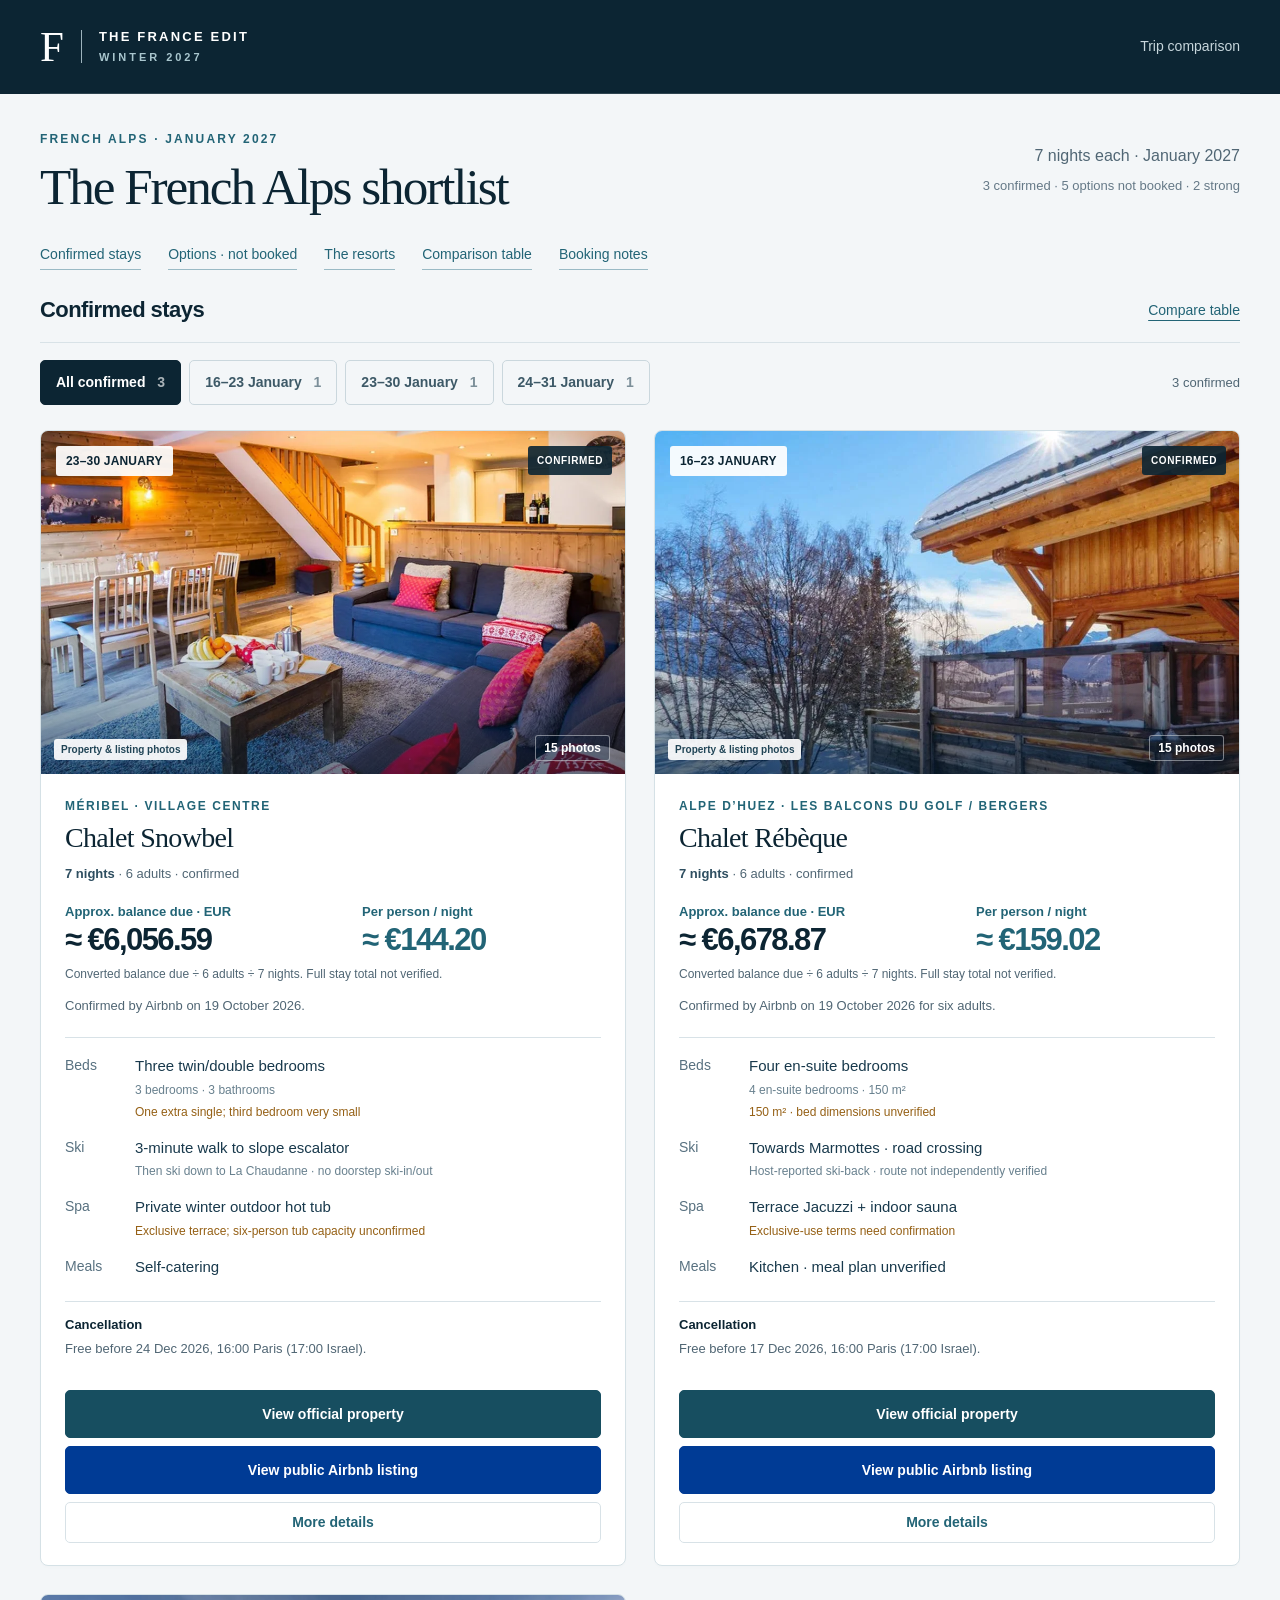
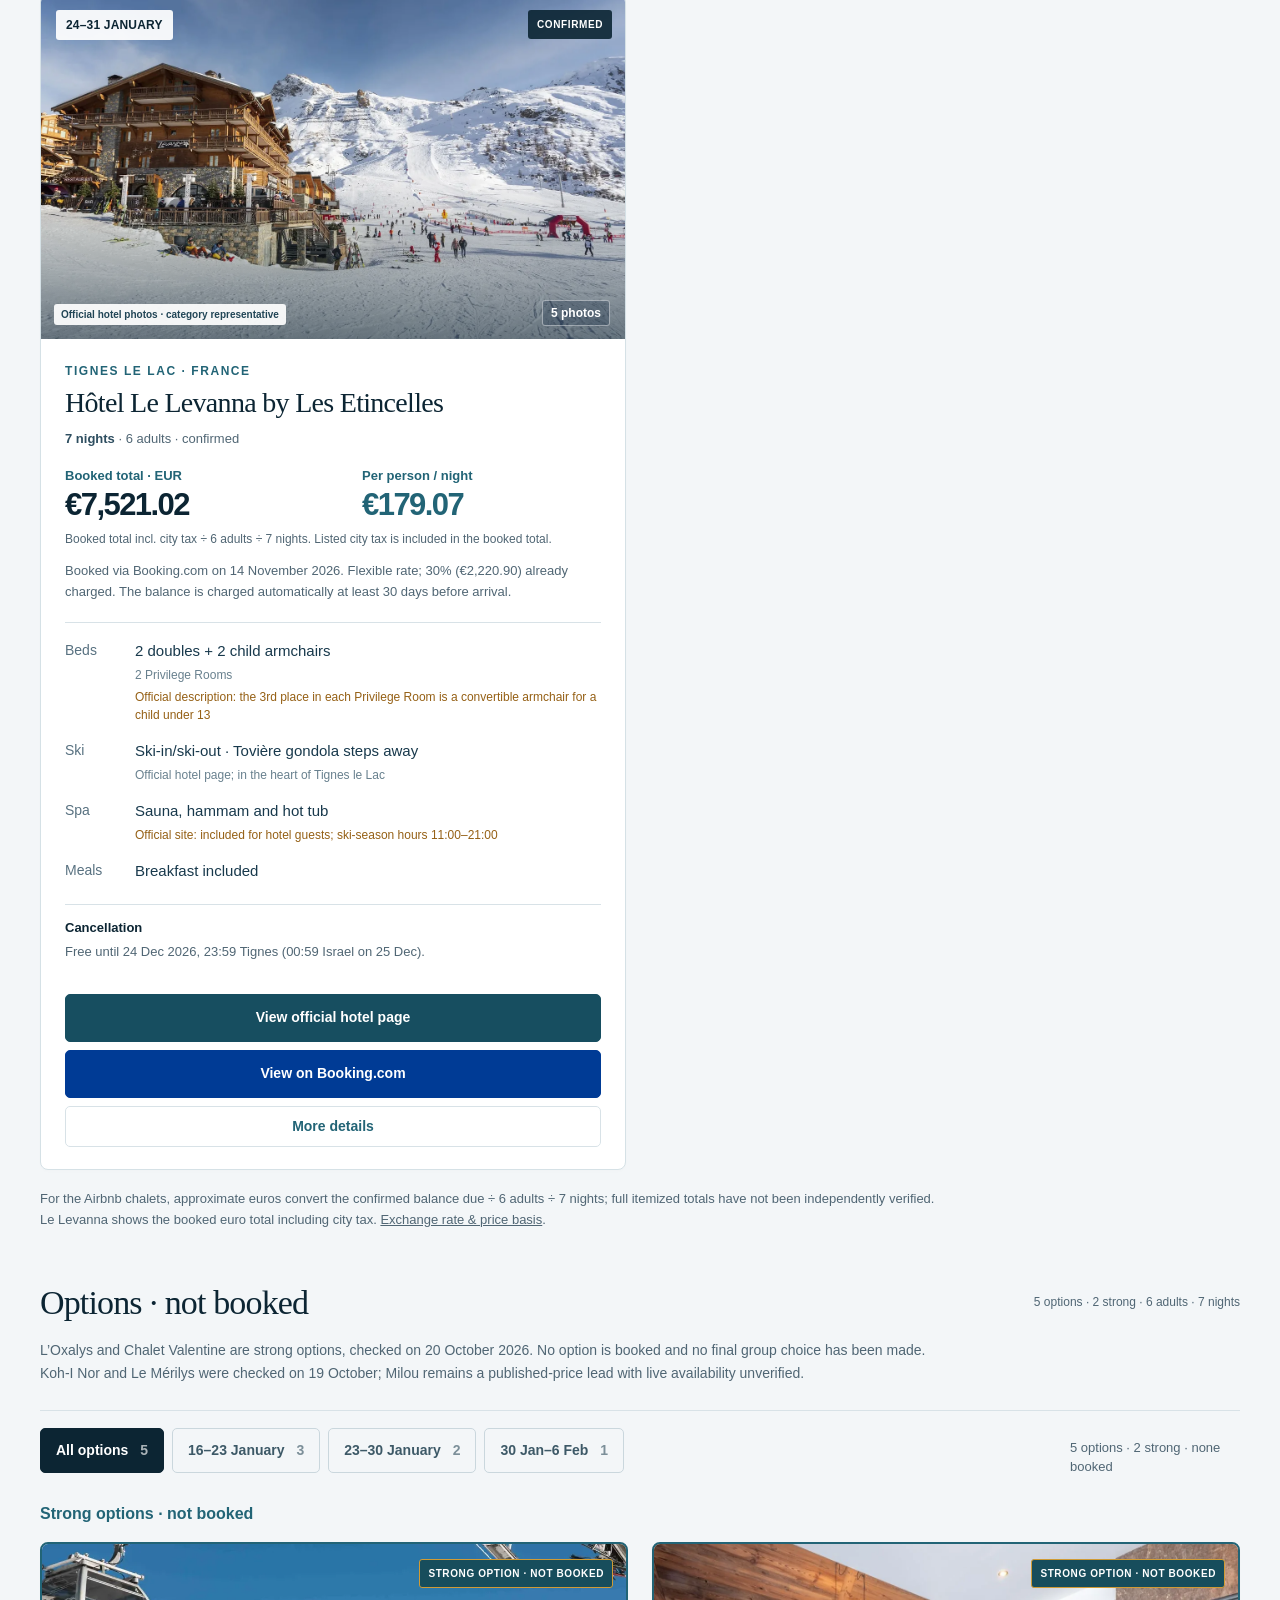
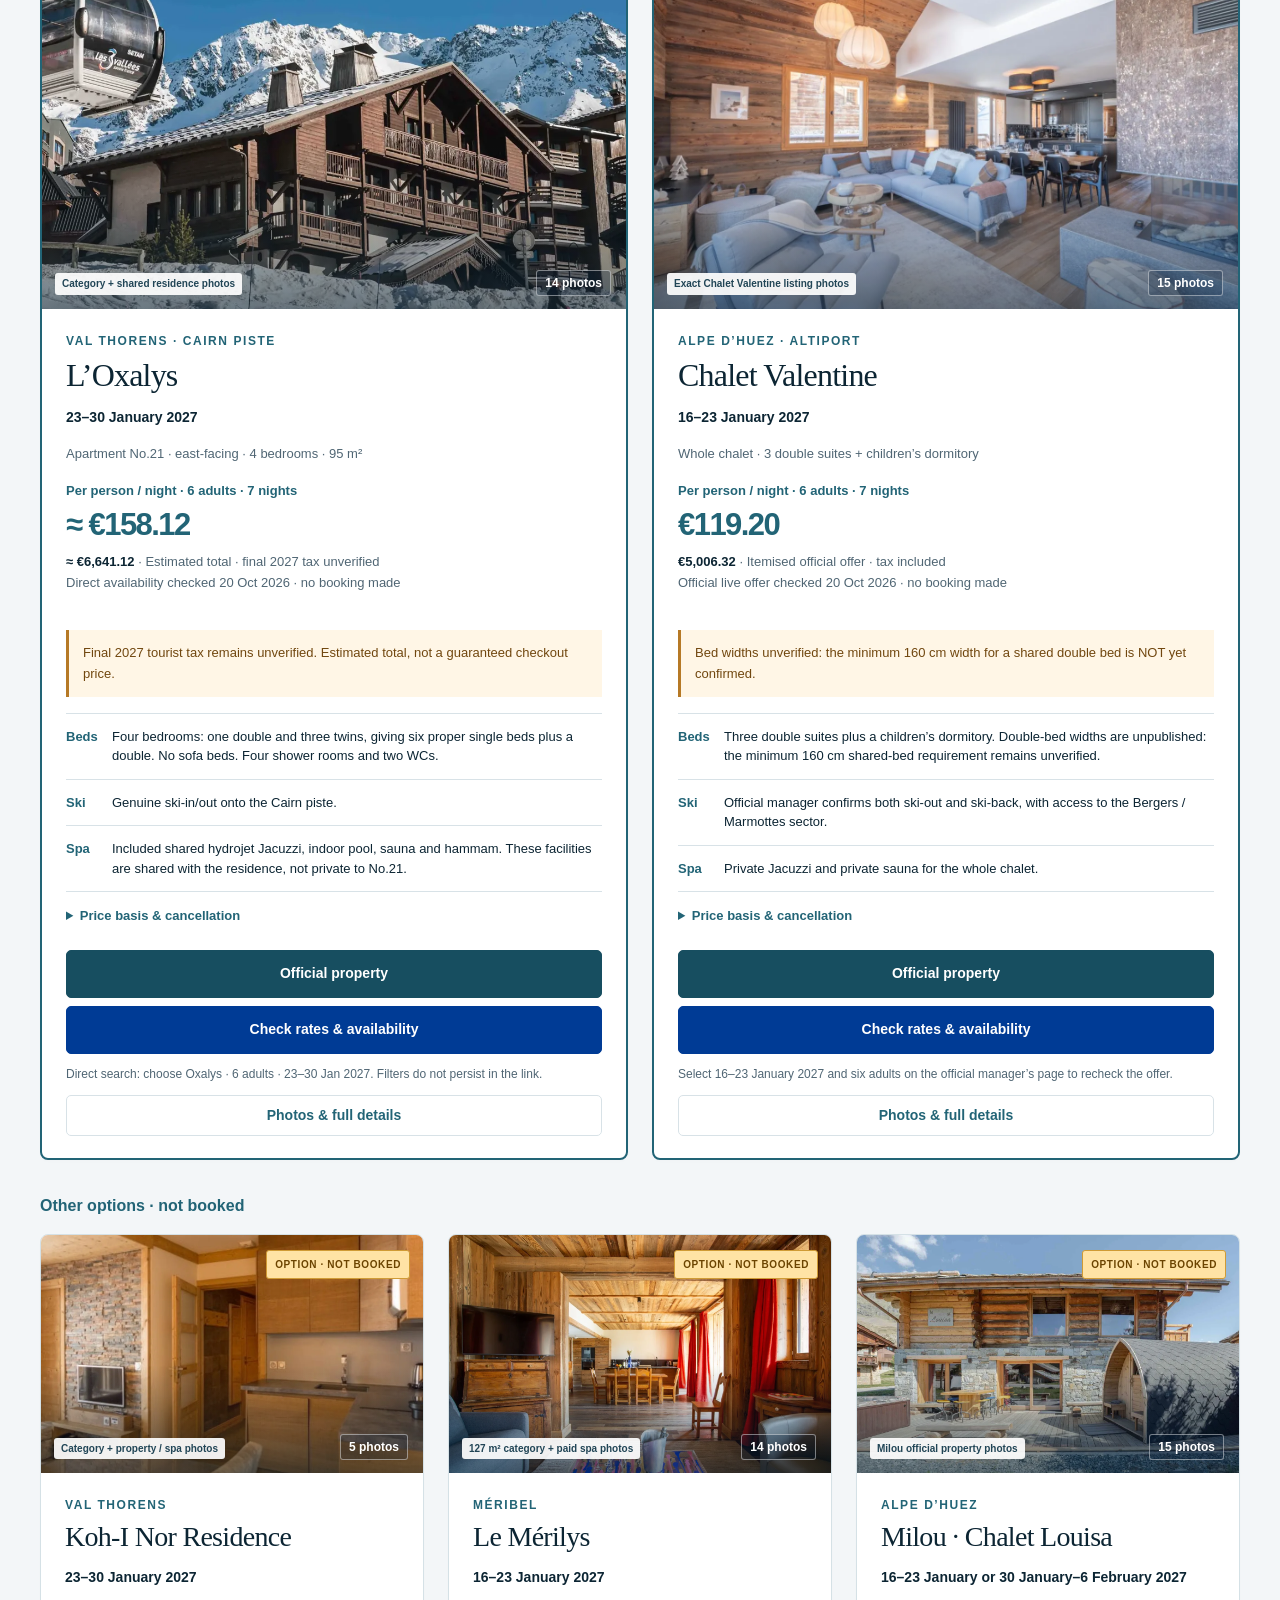
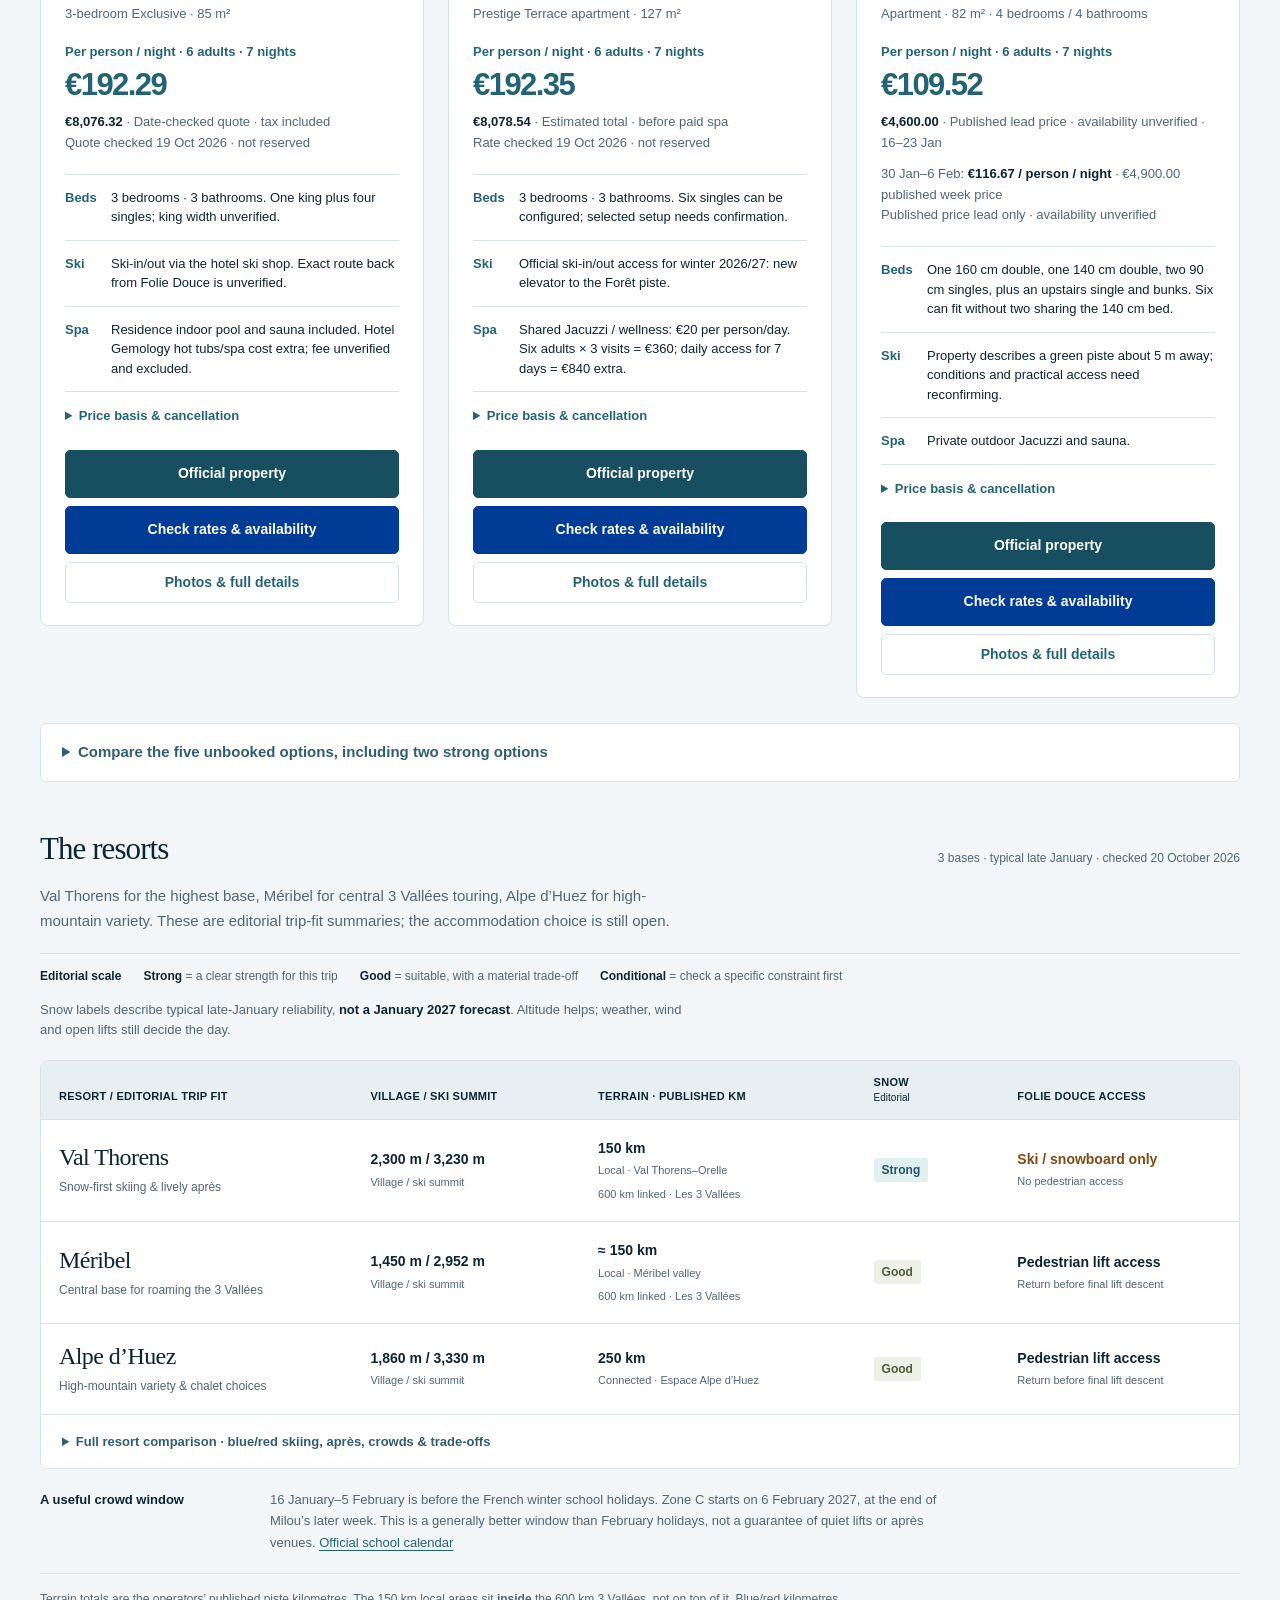
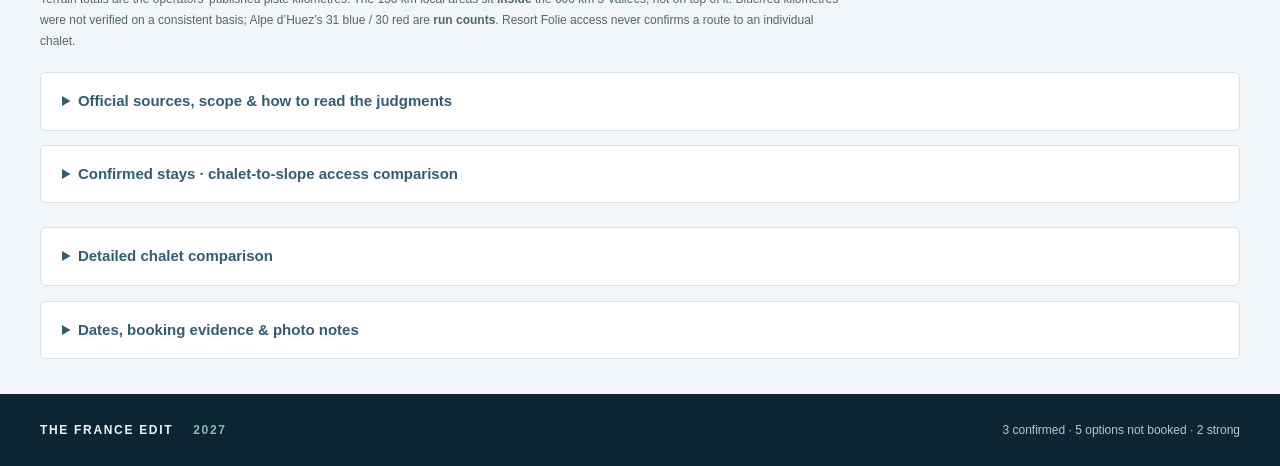
<file: france/index.html>
<!doctype html>
<html lang="en">
<head>
  <meta charset="utf-8"><meta name="viewport" content="width=device-width,initial-scale=1">
  <title>French Alps · Winter 2027</title>
  <meta name="description" content="Three confirmed French Alps bookings and five unbooked options, including two strong options, with euro price comparisons, ski access and wellness.">
  <meta name="robots" content="noindex, nofollow">
  <meta name="theme-color" content="#0c2533"><link rel="icon" type="image/svg+xml" href="favicon.svg">
  <link rel="stylesheet" href="style.css">
</head>
<body>
<a class="skip" href="#stays">Skip to stays</a>
<header class="masthead"><div class="wrap masthead-inner"><a href="./" class="wordmark" aria-label="French Alps winter 2027 home">F<span class="wordmark-line"></span><span>THE FRANCE EDIT<br><small>WINTER 2027</small></span></a><span class="private-label">Trip comparison</span></div></header>
<main>
<section class="intro wrap"><div><div class="eyebrow">FRENCH ALPS · JANUARY 2027</div><h1>The French Alps shortlist</h1></div><div class="intro-aside"><p>7 nights each · January 2027</p><div class="snapshot">3 confirmed · 5 options not booked · 2 strong</div></div></section>
<nav class="jump-nav wrap" aria-label="Comparison sections"><a href="#stays">Confirmed stays</a><a href="#options">Options · not booked</a><a href="#resorts">The resorts</a><a href="#compare">Comparison table</a><a href="#notes">Booking notes</a></nav>
<section class="workspace wrap" id="stays" aria-labelledby="stays-heading">
<div class="section-head"><h2 id="stays-heading">Confirmed stays</h2><a href="#compare" class="text-link">Compare table</a></div>
<div class="filter-row"><div class="filters" role="group" aria-label="Filter by travel dates"><button type="button" class="filter active" data-date="all" aria-pressed="true">All confirmed <span>3</span></button><button type="button" class="filter" data-date="16–23" aria-pressed="false">16–23 January <span>1</span></button><button type="button" class="filter" data-date="23–30" aria-pressed="false">23–30 January <span>1</span></button><button type="button" class="filter" data-date="24–31" aria-pressed="false">24–31 January <span>1</span></button></div><p class="result-count" id="result-count" aria-live="polite">3 confirmed</p></div>
<div class="stays-grid" id="cards"></div>
<noscript><p>Enable JavaScript to view the stay cards, booking evidence, comparison and photo galleries.</p></noscript>
<p class="quick-legend">For the Airbnb chalets, approximate euros convert the confirmed balance due ÷ 6 adults ÷ 7 nights; full itemized totals have not been independently verified. Le Levanna shows the booked euro total including city tax. <a href="#fx-note">Exchange rate &amp; price basis</a>.</p>
</section>
<section class="options wrap" id="options" aria-labelledby="options-heading">
<div class="section-head"><h2 id="options-heading">Options · not booked</h2><span class="compact-note">5 options · 2 strong · 6 adults · 7 nights</span></div>
<p class="options-intro">L’Oxalys and Chalet Valentine are strong options, checked on 20 October 2026. No option is booked and no final group choice has been made. Koh-I Nor and Le Mérilys were checked on 19 October; Milou remains a published-price lead with live availability unverified.</p>
<div class="filter-row option-filter-row"><div class="filters" role="group" aria-label="Filter unbooked options by travel dates"><button type="button" class="filter active" data-option-date="all" aria-pressed="true">All options <span>5</span></button><button type="button" class="filter" data-option-date="16–23" aria-pressed="false">16–23 January <span>3</span></button><button type="button" class="filter" data-option-date="23–30" aria-pressed="false">23–30 January <span>2</span></button><button type="button" class="filter" data-option-date="30–6" aria-pressed="false">30 Jan–6 Feb <span>1</span></button></div><p class="result-count" id="option-result-count" aria-live="polite">5 options · 2 strong · none booked</p></div>
<div class="option-group" id="strong-option-group"><h3 class="option-group-title">Strong options · not booked</h3><div class="options-grid strong-options-grid" id="strong-option-cards"></div></div>
<div class="option-group" id="other-option-group"><h3 class="option-group-title">Other options · not booked</h3><div class="options-grid" id="option-cards"></div></div>
<details class="page-disclosure option-comparison"><summary>Compare the five unbooked options, including two strong options</summary><div class="table-scroll" tabindex="0" role="region" aria-label="Unbooked option comparison, scroll horizontally"><table><caption class="sr-only">Unbooked options for selected dates, quote status and extra costs</caption><thead><tr><th scope="col">Option / dates</th><th scope="col">Euro price basis</th><th scope="col">Sleeping setup</th><th scope="col">Wellness &amp; extras</th><th scope="col">Cancellation &amp; verification</th></tr></thead><tbody id="option-comparison-body"></tbody></table></div></details>
</section>
<section class="resorts wrap" id="resorts" aria-labelledby="resorts-heading">
<div class="section-head"><h2 id="resorts-heading">The resorts</h2><span class="compact-note">3 bases · typical late January · checked 20 October 2026</span></div>
<p class="resort-comparison-intro">Val Thorens for the highest base, Méribel for central 3 Vallées touring, Alpe d’Huez for high-mountain variety. These are editorial trip-fit summaries; the accommodation choice is still open.</p>
<div class="resort-rating-key" id="resort-rating-key"><strong>Editorial scale</strong><span><b>Strong</b> = a clear strength for this trip</span><span><b>Good</b> = suitable, with a material trade-off</span><span><b>Conditional</b> = check a specific constraint first</span></div>
<p class="resort-season-note">Snow labels describe typical late-January reliability, <strong>not a January 2027 forecast</strong>. Altitude helps; weather, wind and open lifts still decide the day.</p>
<div id="resort-comparison" aria-describedby="resort-rating-key"></div>
<div class="resort-timing-note"><strong>A useful crowd window</strong><p>16 January–5 February is before the French winter school holidays. Zone C starts on 6 February 2027, at the end of Milou’s later week. This is a generally better window than February holidays, not a guarantee of quiet lifts or après venues. <a href="https://www.education.gouv.fr/calendrier-scolaire-toutes-les-dates-des-cours-et-des-vacances-100148" target="_blank" rel="noopener noreferrer">Official school calendar</a></p></div>
<p class="resort-scope-note">Terrain totals are the operators’ published piste kilometres. The 150 km local areas sit <strong>inside</strong> the 600 km 3 Vallées, not on top of it. Blue/red kilometres were not verified on a consistent basis; Alpe d’Huez’s 31 blue / 30 red are <strong>run counts</strong>. Resort Folie access never confirms a route to an individual chalet.</p>
<details class="page-disclosure resort-methodology"><summary>Official sources, scope &amp; how to read the judgments</summary><div class="resort-methodology-body"><p>Qualitative labels are our editorial planning assessments from the facts below, not official resort scores, guest-review averages or predicted January conditions. Crowding has no numerical rating because comparable queue-time data were not verified. This comparison covers the three resorts represented by the stays on this page, independently of the date filters.</p><p>Village altitude and ski summit height are shown separately. Full terrain minimums are not inferred from village heights. Future lift schedules and pedestrian passes must be rechecked in season; no published closing time is promised for January 2027.</p><div id="resort-fact-sources"></div></div></details>
<details class="page-disclosure original-resort-access"><summary>Confirmed stays · chalet-to-slope access comparison</summary><div class="original-resort-access-body">
<div class="table-scroll" tabindex="0" role="region" aria-label="Resort access comparison, scroll horizontally"><table class="compact-resort-table france-resort-table"><caption class="sr-only">Practical resort access for the confirmed Méribel and Alpe d’Huez chalets</caption><thead><tr><th scope="col">Base / stay</th><th scope="col">Getting to skiing</th><th scope="col">Local Folie Douce</th><th scope="col">Return planning</th></tr></thead><tbody id="resort-body"></tbody></table></div>
<p class="compact-footnote">Walking times and distances are property descriptions, not measured ski-boot routes. Snow, lift operations and final descent times must be checked locally.</p>
<details class="page-disclosure resort-disclosure"><summary>Confirmed chalet access · original practicalities &amp; sources</summary><div class="resort-grid" id="resort-details"></div></details></div></details>
</section>
<section class="comparison wrap" id="compare" aria-label="Detailed chalet comparison"><details class="page-disclosure" id="compare-disclosure"><summary>Detailed chalet comparison</summary><div class="table-scroll" tabindex="0" role="region" aria-label="Chalet comparison table, scroll horizontally on smaller screens"><table><caption class="sr-only">Confirmed stays, with chalet balances due distinguished from Le Levanna’s booked euro total</caption><thead><tr><th scope="col">Stay / dates / status</th><th scope="col">Per person/night &amp; balance</th><th scope="col">Party &amp; sleeping setup</th><th scope="col">Cancellation evidence</th><th scope="col">Wellness</th><th scope="col">Ski access</th></tr></thead><tbody id="comparison-body"></tbody></table></div><p class="table-note">Per person/night divides each Airbnb chalet’s confirmed balance due, or Le Levanna’s booked euro total, by 6 adults and 7 nights. Chalet euro figures are approximate EUR balance-due equivalents, not independently verified itemized all-in totals. Le Levanna’s total includes city tax. ECB reference rate for the chalets, 19 October 2026: €1 = US$1.1225.</p></details></section>
<section class="notes wrap" id="notes"><details class="page-disclosure"><summary>Dates, booking evidence &amp; photo notes</summary><p class="disclosure-dates">Airbnb chalet evidence checked 19 October 2026; Le Levanna booking evidence checked 15 November 2026. Trips start in January 2027; Milou also has a published 30 January–6 February lead.</p><div class="notes-grid"><div id="fx-note"><h3>Euro conversion &amp; price basis</h3><p>Snowbel (23–30 January) and Rébèque (16–23 January) remain confirmed Airbnb chalets for six adults. Their USD balances due are displayed as approximate euros using the <a href="https://www.ecb.europa.eu/stats/policy_and_exchange_rates/euro_reference_exchange_rates/html/eurofxref-graph-usd.en.html" target="_blank" rel="noopener noreferrer">ECB rate on 19 October 2026</a>: €1 = US$1.1225 (US$1 ≈ €0.8909). Original USD balances remain in source data. These chalet figures are comparison estimates, not exact euro invoice totals. Hôtel Le Levanna (Tignes le Lac, 24–31 January) is a confirmed Booking.com stay with a booked total of €7,521.02 including city tax, breakfast included; the 30% deposit has been charged. Per-person/night divides by six adults and seven nights.</p></div><div><h3>Cancellation &amp; time zones</h3><p>The chalet cancellation summaries come from the Airbnb confirmations; partial-refund percentages are unspecified. Le Levanna’s flexible rate is free to cancel until 24 December 2026 at 23:59 Tignes time (00:59 Israel on 25 December). Winter Paris/Tignes time is Europe/Paris (CET).</p></div><div><h3>Rooms &amp; photographs</h3><p>Images are public property photographs from the linked official and listing galleries. Option captions distinguish apartment categories, property facilities and paid shared spas. They do not verify the selected bed configuration, mattress widths, hot-tub capacity or exclusive-use terms. Each gallery links its source.</p></div></div></details></section>
</main>
<footer><div class="wrap footer-inner"><span class="footer-title">THE FRANCE EDIT <span>2027</span></span><span>3 confirmed · 5 options not booked · 2 strong</span></div></footer>
<dialog id="stay-dialog" aria-labelledby="dialog-title"><div class="dialog-top"><span id="dialog-location"></span><button type="button" class="close-button" id="close-dialog" aria-label="Close stay details">Close <span aria-hidden="true">×</span></button></div><div id="dialog-content"></div></dialog>
<script src="data.js"></script><script src="options-data.js"></script><script src="app.js"></script><script src="options.js"></script><script src="resorts-data.js"></script><script src="resorts.js"></script>
</body></html>
</file>
<file: booked/style.css>
:root{--ink:#0c2533;--muted:#506674;--paper:#f3f6f8;--line:#d8e2e7;--accent:#226476;--ice:#c9e9ed;--white:#fff;--warm:#e6bc74;--danger:#8d492e;font-family:Arial,Helvetica,sans-serif;color:var(--ink);background:var(--paper);font-synthesis:none}*{box-sizing:border-box}body{margin:0;font-size:16px;line-height:1.5}a{color:inherit}button,select{font:inherit}button,a{-webkit-tap-highlight-color:transparent}button{cursor:pointer}button:focus-visible,a:focus-visible,[tabindex]:focus-visible{outline:3px solid #c38122;outline-offset:4px}img{display:block;max-width:100%;object-fit:cover}button{touch-action:manipulation}.wrap{width:min(1400px,calc(100% - 80px));margin:auto}.masthead{background:var(--ink);color:white}.masthead-inner{display:flex;align-items:center;justify-content:space-between;height:94px;border-bottom:1px solid #ffffff24}.wordmark{display:flex;align-items:center;gap:17px;text-decoration:none;font-family:Georgia,serif;font-size:43px;line-height:1}.wordmark-line{width:1px;height:33px;background:#9db3bd}.wordmark>span:last-child{font:600 13px/1.5 Arial,sans-serif;letter-spacing:.17em}.wordmark small{font-size:11px;color:#a9c6ce;letter-spacing:.27em}.private-label{display:flex;align-items:center;gap:9px;color:#c7d6dc;font-size:14px}.private-label svg{width:17px;height:17px}.intro{display:flex;justify-content:space-between;gap:35px;padding-top:41px;padding-bottom:40px}.eyebrow{font-size:12px;font-weight:700;letter-spacing:.18em;color:var(--accent);margin-bottom:12px}h1{font-family:Georgia,'Times New Roman',serif;font-weight:400;font-size:clamp(38px,4.05vw,60px);line-height:1.06;letter-spacing:-.045em;margin:0}h1 em{font-weight:400;color:var(--accent)}.intro-aside{align-self:flex-end;width:350px;padding-bottom:4px;color:var(--muted)}.intro-aside p{font-size:18px;line-height:1.55;margin:0 0 16px}.snapshot{font-size:13px;line-height:1.55;color:#657987}.section-head{display:flex;justify-content:space-between;align-items:center;gap:20px;margin:0 0 17px}.section-head h2{font-size:22px;line-height:1.3;letter-spacing:-.025em;margin:0}.text-link{font-size:14px;color:var(--accent);text-underline-offset:5px}.filter-row{display:flex;justify-content:space-between;align-items:center;gap:15px;border-top:1px solid var(--line);padding-top:17px;margin-bottom:25px}.filters{display:flex;gap:8px;flex-wrap:wrap}.filter{border:1px solid #cad7dd;border-radius:5px;background:transparent;color:#3d5967;padding:10px 15px;min-height:45px;font-size:14px;font-weight:600;white-space:nowrap}.filter span{margin-left:8px;opacity:.65}.filter.active{color:white;background:var(--ink);border-color:var(--ink)}.filter:hover:not(.active){background:#e5edf1}.result-count{font-size:13px;color:var(--muted);margin:0}.stays-grid{display:grid;grid-template-columns:repeat(3,minmax(0,1fr));gap:24px;align-items:start}.stay{background:white;border:1px solid #d5e1e6;overflow:hidden;border-radius:8px;box-shadow:0 2px 3px #142a3803}.card-image-button{display:block;position:relative;aspect-ratio:1.6;width:100%;padding:0;border:0;background:#d6e3e8;text-align:left;color:white;overflow:hidden}.card-image-button img{width:100%;height:100%;transition:transform .45s}.card-image-button:hover img{transform:scale(1.035)}.card-image-button:after{content:'';position:absolute;inset:55% 0 0;background:linear-gradient(transparent,#041b2b90);pointer-events:none}.date-badge{position:absolute;top:15px;left:15px;border-radius:3px;background:#ffffffed;color:var(--ink);font-size:12px;font-weight:700;letter-spacing:.015em;padding:6px 10px}.photo-count{position:absolute;bottom:13px;right:15px;z-index:1;font-size:12px;font-weight:600;border:1px solid #ffffff70;padding:3px 8px;border-radius:3px;background:#071f3a40}.card-body{padding:23px 23px 21px}.location{font-size:12px;font-weight:700;letter-spacing:.13em;text-transform:uppercase;color:var(--accent)}.hotel-name{font:400 29px/1.13 Georgia,serif;letter-spacing:-.025em;margin:6px 0 8px}.hotel-name a{text-decoration:none}.hotel-name a:hover{text-decoration:underline;text-underline-offset:4px}.positioning{font-size:14px;color:var(--muted);margin:0;min-height:42px}.price-line{display:flex;align-items:baseline;gap:8px;margin-top:20px}.price{font-size:31px;font-weight:600;line-height:1.1;letter-spacing:-.05em}.price-label{font-size:12px;line-height:1.3;color:var(--muted);max-width:80px}.total-line{font-size:13px;color:var(--muted);margin:6px 0 4px}.tax-line{font-size:12px;color:var(--muted);margin:0 0 18px;line-height:1.45}.total-line strong{font-weight:600;color:#2e4e60}.facts{border-top:1px solid var(--line);padding-top:14px;display:grid;gap:9px}.fact{display:grid;grid-template-columns:17px 1fr;gap:9px;align-items:start;font-size:14px;line-height:1.42}.fact svg{width:17px;height:18px;color:#66818f;margin-top:1px}.cancellation{font-size:13px;color:#38634e;margin:15px 0 17px;padding-top:13px;border-top:1px solid var(--line)}.card-footer{display:flex;align-items:center;gap:12px;justify-content:space-between}.tag{font-size:11px;text-transform:uppercase;font-weight:700;letter-spacing:.055em;background:#e7f1f2;color:#376675;padding:5px 7px;border-radius:3px;max-width:54%;line-height:1.5}.details-button{font-weight:600;font-size:14px;color:var(--accent);padding:7px 0;background:none;border:0;text-decoration:underline;text-underline-offset:5px}.comparison{padding-top:60px}.comparison .section-head{align-items:flex-end;margin-bottom:20px}.comparison .section-head h2{font:400 36px/1.15 Georgia,serif}.comparison .section-head p{font-size:13px;color:var(--muted);text-align:right;margin:0}.table-scroll{overflow-x:auto;border-radius:8px;border:1px solid var(--line);background:white}table{width:100%;border-collapse:collapse;font-size:14px;text-align:left;min-width:1070px}caption{text-align:left}th{font-size:12px;font-weight:600;text-transform:uppercase;letter-spacing:.05em;line-height:1.4;background:#e8eff3;padding:15px 18px;border-bottom:1px solid var(--line);vertical-align:bottom}td{padding:18px;vertical-align:top;border-bottom:1px solid var(--line);line-height:1.5}tbody tr:last-child td{border:0}td:first-child{min-width:180px}td strong{display:block;font-size:14px;margin-bottom:3px}td small{display:block;font-size:12px;color:var(--muted)}td .pp-price{font-size:20px;letter-spacing:-.03em}td button{padding:0;border:0;background:none;color:var(--ink);font-weight:600;text-align:left;font-size:14px}td button:hover{text-decoration:underline}.table-note{font-size:13px;line-height:1.6;color:var(--muted);max-width:970px;margin:14px 0 0}.notes{padding-top:49px;padding-bottom:48px}.notes-title{display:flex;align-items:center;gap:12px;margin-bottom:17px}.notes-title h2{font-size:17px;margin:0}.note-mark{display:grid;place-items:center;font:italic 18px Georgia;border:1px solid #76929f;width:25px;height:25px;border-radius:50%;color:#5b7c8b}.notes-grid{display:grid;grid-template-columns:repeat(3,1fr);gap:35px;border-top:1px solid var(--line);padding-top:19px}.notes h3{font-size:14px;margin:0 0 7px}.notes p{font-size:13px;color:var(--muted);line-height:1.65;margin:0}footer{background:var(--ink);color:#b4c8d1}.footer-inner{display:flex;justify-content:space-between;gap:25px;align-items:center;padding-top:27px;padding-bottom:27px;font-size:12px}.footer-title{font-size:12px;font-weight:700;letter-spacing:.14em;color:#edf4f6}.footer-title span{color:#8eb3c2;margin-left:15px}dialog{border:0;border-radius:10px;width:min(1080px,calc(100% - 48px));max-height:calc(100dvh - 48px);padding:0;color:var(--ink);background:#fff;box-shadow:0 20px 100px #031c3655;overscroll-behavior:contain}dialog::backdrop{background:#031823bd;backdrop-filter:blur(5px)}body.dialog-open{overflow:hidden}.dialog-top{position:sticky;top:0;z-index:10;background:#fff;display:flex;align-items:center;justify-content:space-between;padding:15px 28px;border-bottom:1px solid var(--line)}#dialog-location{font-size:12px;font-weight:700;text-transform:uppercase;letter-spacing:.13em;color:var(--accent)}.close-button{border:0;background:#edf3f5;color:var(--ink);padding:8px 13px;border-radius:5px;font-size:13px;display:flex;align-items:center;gap:13px}.close-button span{font-size:24px;line-height:18px}.dialog-heading{padding:27px 32px 23px;display:flex;justify-content:space-between;gap:30px}.dialog-heading h2{font:400 39px/1.1 Georgia,serif;letter-spacing:-.035em;margin:0 0 10px}.dialog-heading p{margin:0;font-size:15px;color:var(--muted)}.dialog-price{text-align:right;min-width:140px}.dialog-price strong{font-size:32px;font-weight:500;letter-spacing:-.045em;display:block}.dialog-price span{font-size:13px;color:var(--muted)}.gallery{margin:0 32px}.gallery-main{position:relative;background:#e7edf0;height:430px;border-radius:6px;overflow:hidden}.gallery-main img{width:100%;height:100%;object-fit:contain;background:#0b2431}.gallery-button{position:absolute;top:calc(50% - 22px);border:1px solid #ffffff88;background:#0a2230a6;border-radius:50%;width:43px;height:43px;display:grid;place-items:center;color:#fff;font-size:25px}.gallery-button.prev{left:15px}.gallery-button.next{right:15px}.gallery-caption{font-size:12px;color:var(--muted);line-height:1.5;padding:11px 0;min-height:52px}.gallery-caption strong{color:#315061}.gallery-caption a{text-underline-offset:3px}.thumbs{display:flex;gap:9px;overflow-x:auto;padding:0 0 2px}.thumb{width:100px;height:68px;flex-shrink:0;border:2px solid transparent;border-radius:4px;padding:2px;background:transparent}.thumb.active{border-color:var(--accent)}.thumb img{width:100%;height:100%;border-radius:2px}.dialog-body{padding:30px 32px 35px}.detail-summary{display:grid;grid-template-columns:repeat(3,1fr);gap:20px;background:#eff5f7;border-radius:6px;padding:20px;margin-bottom:28px}.detail-summary dt{font-size:12px;color:var(--muted);margin-bottom:5px}.detail-summary dd{font-size:16px;margin:0;font-weight:600}.detail-summary dl{margin:0}.detail-grid{display:grid;grid-template-columns:1fr 1fr;gap:28px 38px}.detail-section h3{font:400 24px/1.2 Georgia,serif;letter-spacing:-.02em;margin:0 0 12px}.detail-section p,.detail-section li{font-size:15px;line-height:1.65;color:#3d5663}.detail-section p{margin:0 0 12px}.detail-section ul{padding:0;list-style:none;margin:0}.detail-section li{position:relative;padding-left:18px;margin:0 0 8px}.detail-section li:before{content:'+';position:absolute;left:0;color:var(--accent);font-weight:700}.detail-section.cautions li:before{content:'·';color:var(--danger);font-size:26px;top:-7px}.detail-section.cautions h3{color:#885133}.full-span{grid-column:1/-1}.room-caveat{padding:14px 16px;border-left:3px solid #d8af6c;background:#fbf6ed;font-size:14px!important;color:#6b573c!important}.detail-finance{display:grid;grid-template-columns:1fr 1fr;gap:28px;margin-top:24px;padding-top:25px;border-top:1px solid var(--line)}.detail-finance h3{font-size:16px;margin:0 0 11px}.detail-finance p{font-size:14px;line-height:1.6;color:var(--muted);margin:0 0 8px}.source-links{display:flex;flex-wrap:wrap;gap:9px 20px;margin-top:23px;padding-top:19px;border-top:1px solid var(--line);font-size:13px;color:var(--accent);line-height:1.8}.source-links a{text-underline-offset:4px}.source-footnote{font-size:12px;color:#607885;line-height:1.6;margin-top:13px}.skip{position:absolute;left:16px;top:-100px;padding:12px;background:white;z-index:100}.skip:focus{top:12px}.sr-only{position:absolute;width:1px;height:1px;padding:0;margin:-1px;overflow:hidden;clip:rect(0,0,0,0);white-space:nowrap;border:0}@media(min-width:1600px){.wrap{width:min(1400px,calc(100% - 120px))}.card-image-button{aspect-ratio:1.75}}@media(max-width:1120px){.wrap{width:calc(100% - 48px)}.stays-grid{gap:17px}.card-body{padding:20px 18px}.hotel-name{font-size:25px}.intro-aside{width:310px}.positioning{min-height:60px}.tag{font-size:10px}.card-footer{gap:8px}}@media(max-width:900px){.stays-grid{grid-template-columns:repeat(2,minmax(0,1fr))}.intro-aside{width:270px}.intro-aside p{font-size:16px}.result-count{display:none}.positioning{min-height:40px}.card-body{padding:22px}.hotel-name{font-size:29px}.tag{font-size:11px}.notes-grid{gap:24px}.gallery-main{height:360px}}@media(max-width:620px){.wrap{width:calc(100% - 32px)}.masthead-inner{height:77px}.wordmark{gap:11px;font-size:33px}.wordmark>span:last-child{font-size:10px;letter-spacing:.12em}.wordmark small{font-size:9px;letter-spacing:.15em}.wordmark-line{height:28px}.private-label{font-size:0;gap:0}.private-label svg{width:18px;height:18px}.intro{display:block;padding-top:29px;padding-bottom:29px}h1{font-size:43px;line-height:1.08}.eyebrow{font-size:11px;letter-spacing:.13em}.intro-aside{width:auto;margin-top:18px}.intro-aside p{display:none}.snapshot{font-size:12px;line-height:1.6}.section-head{gap:12px}.section-head h2{font-size:20px}.text-link{font-size:12px}.filter-row{padding-top:13px;margin-bottom:20px}.filters{gap:5px;width:100%}.filter{font-size:12px;padding:8px 9px;flex-grow:1}.filter span{margin-left:4px}.stays-grid{grid-template-columns:1fr;gap:22px}.card-image-button{aspect-ratio:1.6}.card-body{padding:23px}.hotel-name{font-size:31px}.positioning{min-height:0}.facts{gap:10px}.price{font-size:33px}.card-footer{margin-top:3px}.comparison{padding-top:40px}.comparison .section-head{display:block}.comparison .section-head h2{font-size:31px}.comparison .section-head p{text-align:left;margin-top:13px}.table-note{font-size:12px}.notes{padding-top:33px;padding-bottom:35px}.notes-grid{grid-template-columns:1fr;gap:20px}.notes p{font-size:13px}.footer-inner{display:block;font-size:11px;padding-top:23px;padding-bottom:23px}.footer-title{display:block;margin-bottom:11px;font-size:11px}dialog{width:calc(100% - 16px);max-height:calc(100dvh - 16px);border-radius:8px}.dialog-top{padding:12px 16px}.dialog-heading{padding:24px 20px;display:block}.dialog-heading h2{font-size:35px}.dialog-price{text-align:left;margin-top:17px;display:flex;gap:9px;align-items:baseline}.dialog-price strong{font-size:27px}.gallery{margin:0 16px}.gallery-main{height:260px}.gallery-caption{font-size:12px;padding:10px 1px}.thumb{width:78px;height:57px}.dialog-body{padding:25px 20px}.detail-summary{grid-template-columns:1fr 1fr;gap:18px;padding:17px}.detail-summary dl:last-child{grid-column:1/-1}.detail-grid,.detail-finance{grid-template-columns:1fr;gap:23px}.detail-section h3{font-size:24px}.detail-section p,.detail-section li{font-size:15px}.full-span{grid-column:auto}.source-links{gap:7px 19px}.gallery-button{width:36px;height:36px;font-size:22px}.gallery-button.prev{left:9px}.gallery-button.next{right:9px}}@media(prefers-reduced-motion:reduce){*{scroll-behavior:auto!important;transition:none!important}}@media print{.masthead,.filters,.card-image-button,.details-button,dialog,footer{display:none}.wrap{width:100%}.stays-grid{grid-template-columns:repeat(2,1fr)}.stay{break-inside:avoid}.intro{padding:10px 0}.intro-aside{display:none}h1{font-size:30px}.comparison{padding-top:20px}table{min-width:0;font-size:10px}th,td{padding:5px;font-size:10px}td strong,td button{font-size:10px}.table-scroll{overflow:visible}.notes{padding-top:20px}.notes-grid{gap:12px}.notes p{font-size:10px}}
.jump-nav{display:flex;gap:27px;flex-wrap:wrap;padding:0 0 26px;margin-top:-9px;font-size:14px;color:var(--accent)}.jump-nav a{text-decoration:none;border-bottom:1px solid #9abac5;padding-bottom:4px}.jump-nav a:hover{color:var(--ink);border-color:var(--ink)}#stays,#compare,#resorts{scroll-margin-top:24px}.resorts{padding-top:62px}.resorts .section-head{align-items:flex-end}.resorts h2{font:400 36px/1.15 Georgia,serif;letter-spacing:-.03em}.resort-intro{font-size:14px;color:var(--muted);max-width:530px;margin:0;line-height:1.6}.resort-scorecard{min-width:1310px;table-layout:fixed}.resort-scorecard thead th{background:var(--ink);color:#fff;text-transform:none;font-size:18px;font-weight:500;letter-spacing:-.01em;padding:20px 17px}.resort-scorecard th:first-child{width:190px}.resort-scorecard thead th small{display:block;font-size:12px;font-weight:400;color:#b3cbd4;letter-spacing:0;line-height:1.5;margin-top:5px}.resort-scorecard tbody th{font-size:13px;font-weight:600;letter-spacing:0;text-transform:none;background:#f3f7f9;vertical-align:middle;padding:16px 17px;border-bottom:1px solid var(--line)}.resort-scorecard td{padding:15px 17px;font-size:15px;border-left:1px solid #e6edf0;vertical-align:middle}.resort-scorecard td strong{font-size:17px;font-weight:600;letter-spacing:-.02em;display:inline}.resort-scorecard small{line-height:1.55;margin-top:3px}.resort-scorecard .terrain-row td{background:#f0f8fa;padding-top:19px;padding-bottom:19px}.resort-scorecard .terrain-row strong{font-size:27px;color:#1a6179}.terrain-bar{display:flex;height:5px;background:#e1e9ed;border-radius:4px;overflow:hidden;margin-top:11px}.terrain-bar .blue{background:#347ab0}.terrain-bar .red{background:#b65158}.terrain-bar .black{background:#233c4b}.piste-legend{display:flex;gap:16px;align-items:center;margin:12px 0;font-size:12px;color:var(--muted)}.piste-legend span{display:flex;align-items:center;gap:6px}.piste-legend i{width:8px;height:8px;border-radius:2px;background:#347ab0}.piste-legend .red i{background:#b65158}.piste-legend .black i{background:#233c4b}.rating-number{font-size:24px!important;color:var(--accent)}.rating-scale{font-size:13px;color:var(--muted);margin-left:3px}.resort-explain{font-size:13px;line-height:1.65;color:var(--muted);max-width:1110px;margin:10px 0 0}.resort-grid{display:grid;grid-template-columns:repeat(2,minmax(0,1fr));gap:20px;margin-top:25px}.resort-detail{padding:26px;background:white;border:1px solid var(--line);border-radius:7px}.resort-detail-head{display:flex;justify-content:space-between;align-items:center;gap:15px;margin-bottom:17px}.resort-detail h3{font:400 28px/1.15 Georgia,serif;letter-spacing:-.02em;margin:0}.resort-detail .week-label{font-size:12px;background:#edf4f7;border-radius:3px;padding:5px 8px;white-space:nowrap;color:#476777}.resort-detail dl{margin:0;display:grid;gap:14px}.resort-detail dt{font-size:13px;font-weight:700;letter-spacing:.01em;margin-bottom:3px}.resort-detail dd{font-size:14px;line-height:1.65;color:var(--muted);margin:0}.resort-detail dd button{display:inline;font-size:14px;border:0;background:none;color:var(--accent);padding:0;text-decoration:underline;text-underline-offset:3px}.resort-detail details{border-top:1px solid var(--line);margin-top:19px;padding-top:13px}.resort-detail summary{color:var(--accent);font-size:13px;cursor:pointer}.resort-detail details p,.resort-detail details li{font-size:12px;color:var(--muted);line-height:1.7;margin:10px 0}.resort-detail details ul{padding-left:17px}.resort-links{display:flex;flex-wrap:wrap;gap:3px 16px;font-size:12px;line-height:1.9;margin-top:9px;color:var(--accent)}.resort-links a{text-underline-offset:3px}.mobile-scroll-hint{display:none;font-size:12px;color:var(--muted);margin:0 0 9px}@media(max-width:1120px){.mobile-scroll-hint{display:block}.resorts .section-head{display:block}.resort-intro{margin-top:13px;max-width:650px}}@media(max-width:620px){.jump-nav{gap:18px;font-size:12px;padding-bottom:25px;margin-top:-5px}.resorts{padding-top:42px}.resorts h2{font-size:32px}.resort-grid{grid-template-columns:1fr;gap:17px}.resort-detail{padding:22px}.resort-detail h3{font-size:28px}.resort-detail-head{gap:10px}.resort-detail .week-label{font-size:11px}.resort-intro{font-size:13px}.resort-explain{font-size:12px}.resort-scorecard{min-width:1230px}.resort-scorecard th:first-child{width:155px}.resort-scorecard thead th{font-size:17px}}@media print{.jump-nav{display:none}.resort-scorecard{min-width:0}.resort-scorecard th:first-child{width:100px}.resort-scorecard thead th,.resort-scorecard tbody th,.resort-scorecard td{font-size:10px;padding:6px}.resort-scorecard td strong{font-size:12px}.resort-scorecard .terrain-row strong{font-size:16px}.resort-grid{grid-template-columns:1fr 1fr}.resort-detail{break-inside:avoid}.resort-detail dd{font-size:11px}}

.booking-button{display:flex;align-items:center;justify-content:center;width:100%;min-height:48px;padding:12px 14px;border:1px solid #003b95;border-radius:5px;background:#003b95;color:#fff;text-decoration:none;font-size:15px;line-height:1.4;font-weight:700;margin-top:18px;transition:background .15s}.booking-button:hover{background:#0057b8;border-color:#0057b8}.booking-button:focus-visible{outline:3px solid #d69028;outline-offset:3px}.dialog-booking{font-size:13px;min-height:42px;white-space:nowrap;margin-top:12px}.dialog-price:has(.dialog-booking){min-width:180px}@media(max-width:620px){.dialog-price:has(.dialog-booking){display:block}.dialog-booking{width:max-content;min-width:210px;font-size:14px}}@media print{.booking-button{display:none}}

.card-access{font-size:13px;color:#38634e;margin:15px 0 17px;padding-top:13px;border-top:1px solid var(--line)}
.practical-panels{display:grid;gap:12px;margin:17px 0 20px}.practical-panel{padding:15px 16px;border:1px solid #bed3de;border-radius:6px;background:#eef6fa}.practical-panel.spa-panel{background:#f0f7f4;border-color:#c4dbcf}.practical-panel .panel-heading{display:flex;justify-content:space-between;gap:10px;align-items:center;margin-bottom:8px}.panel-heading span{font-size:11px;font-weight:700;letter-spacing:.1em;color:#3b697e}.spa-panel .panel-heading span{color:#466f5b}.panel-heading a{font-size:11px;color:var(--accent);text-underline-offset:3px}.practical-panel h4{font-size:17px;line-height:1.35;letter-spacing:-.02em;margin:0 0 10px}.access-states{display:grid;grid-template-columns:1fr 1fr;gap:9px;margin:0 0 11px}.access-states div{border-left:2px solid #91b4c5;padding-left:9px}.access-states dt{font-size:11px;font-weight:600;text-transform:uppercase;letter-spacing:.04em;color:#577686}.access-states dd{font-size:13px;line-height:1.45;font-weight:600;margin:3px 0 0;color:#1b4054}.nearest-lift{font-size:13px;line-height:1.5;margin:0}.nearest-lift strong{display:block;font-size:13px;margin-bottom:2px}.practical-panel .panel-note{font-size:12px;line-height:1.55;color:#527080;margin:8px 0 0}.spa-panel .panel-note{color:#536e5e}.spa-facilities{font-size:13px;line-height:1.5;margin:0 0 9px}.spa-inclusion{font-size:13px;line-height:1.5;margin:0;font-weight:600;color:#355b48}.dialog-practical{grid-template-columns:1fr 1fr;margin:0 32px 25px}.dialog-practical .practical-panel h4{font-size:20px}.dialog-practical .access-states dt{font-size:12px}.dialog-practical .access-states dd,.dialog-practical .nearest-lift,.dialog-practical .spa-facilities,.dialog-practical .spa-inclusion{font-size:14px}.dialog-practical .panel-note{font-size:13px}.card-body .card-access{display:none}@media(max-width:620px){.dialog-practical{grid-template-columns:1fr;margin:0 16px 22px}.practical-panels{gap:10px}.panel-heading span,.panel-heading a,.access-states dt{font-size:12px}.practical-panel h4{font-size:18px}.access-states dd,.nearest-lift,.nearest-lift strong,.spa-facilities,.spa-inclusion{font-size:14px}.practical-panel .panel-note{font-size:13px}}@media print{.practical-panel{break-inside:avoid}.panel-heading a{display:none}}

.practical-panel .panel-heading .panel-source-links{display:flex;flex-wrap:wrap;gap:8px;letter-spacing:0;font-weight:400;justify-content:flex-end}.panel-source-links a{white-space:nowrap}
.status-badge{position:absolute;right:13px;top:15px;border-radius:3px;font-size:10px;letter-spacing:.06em;font-weight:700;padding:7px 9px;background:#0c2533e6;color:#fff}.status-badge.not-booked{background:#ffe3a5;color:#6c4400;border:1px solid #d09b35;padding:6px 8px}.quote-label{font-size:12px!important;font-weight:700;letter-spacing:.045em;color:#8a5500!important;background:#fff0d2;padding:9px 10px;border-left:3px solid #ca8f22;line-height:1.5;margin:12px 0!important}.quote-summary{font-size:13px;line-height:1.55;padding:11px 12px;background:#fff8e9;color:#795622;border-radius:4px;margin:0 0 16px}.table-booking-status{font-size:10px!important;letter-spacing:.03em;font-weight:700!important;color:#456c58!important}.table-booking-status.quote-state{color:#9a6000!important}.direct-button{background:#174e60;border-color:#174e60}.direct-button:hover{background:#246b80;border-color:#246b80}.direct-button+.booking-button{margin-top:9px}.dialog-heading .quote-label{width:fit-content}.dialog-price .booking-button{margin-top:12px}@media(max-width:620px){.status-badge{font-size:11px}.quote-summary{font-size:14px}}
.text-cover{height:100%;display:flex;flex-direction:column;justify-content:center;gap:12px;padding:55px 25px 40px;background:#17394b;color:white}.text-cover span{font-size:10px;letter-spacing:.1em;color:#bad6e1;font-weight:700}.text-cover strong{font:400 27px/1.15 Georgia,serif;letter-spacing:-.02em}.text-cover small{font-size:12px;color:#c3d7df}.photo-caveat{margin:0 32px;padding:18px 20px;border:1px solid var(--line);border-radius:6px;color:var(--muted);background:#f4f8fa;font-size:14px;line-height:1.6}.bed-panel{background:#f6f5fa;border-color:#d4cfe1}.bed-panel .panel-heading span{color:#645879}.bed-panel .access-states div{border-color:#b2a7c9}.bed-panel .access-states dd{font-size:18px;font-weight:700;color:#4b3e66}.bed-panel .access-states dt{font-size:11px;line-height:1.5}.bed-panel .panel-note{color:#655d74}.dialog-practical .bed-panel{grid-column:1/-1}.dialog-practical .bed-panel .access-states{max-width:450px}@media(max-width:620px){.photo-caveat{margin:0 16px}.bed-panel .access-states dt{font-size:12px}}

.photo-badge{position:absolute;bottom:14px;left:13px;z-index:2;padding:4px 7px;background:#ffffffeb;color:#214556;border-radius:3px;font-size:10px;line-height:1.35;max-width:65%;font-weight:600}
/* Calm overview; full evidence remains available in native disclosures. */
.intro{padding-top:36px;padding-bottom:30px;align-items:center}.intro h1{font-size:clamp(36px,4vw,54px);letter-spacing:-.04em}.intro-aside{align-self:center;width:auto;text-align:right}.intro-aside p{font-size:16px;margin:0 0 7px}.intro-aside .snapshot{font-size:13px}.jump-nav{padding-bottom:26px;margin-top:0}.stays-grid{gap:28px;align-items:stretch}.stay{display:flex;flex-direction:column}.card-body{display:flex;flex-direction:column;flex:1;padding:23px 24px 22px}.card-image-button{aspect-ratio:1.7;flex-shrink:0}.hotel-name{font-size:28px;line-height:1.13;min-height:64px;margin-top:7px;margin-bottom:4px}.price-line{margin-top:13px}.total-line{margin-bottom:4px}.tax-line{margin:0 0 20px}.quick-facts{margin:0 0 23px;border-top:1px solid var(--line);padding-top:17px;display:grid;gap:16px}.quick-facts>div{display:grid;grid-template-columns:57px 1fr;gap:13px}.quick-facts dt{font-size:14px;color:#587180;line-height:1.5}.quick-facts dt span{display:block;font-size:11px;color:#81939d;line-height:1.4}.quick-facts dd{margin:0;font-size:15px;line-height:1.45;color:#18394c;font-weight:500}.quick-facts dd small{display:block;font-size:12px;line-height:1.5;color:#68808e;font-weight:400;margin-top:4px}.quick-facts .needs-check,.quick-facts dd small.needs-check{color:#956015}.simple-actions{margin-top:auto;display:grid;gap:8px}.simple-actions .booking-button{margin:0;font-size:14px}.more-details{width:100%;min-height:40px;padding:9px;text-decoration:none;border:1px solid var(--line);border-radius:5px;background:white;font-size:14px}.more-details:hover{background:#edf4f7}
.resort-video{display:block;width:100%;min-height:40px;padding:9px 11px;border:1px solid var(--line);border-radius:5px;background:#f7fafb;color:var(--accent);text-decoration:none;font-size:13px;line-height:1.35;font-weight:600;text-align:left;overflow-wrap:anywhere}
.resort-video:hover{background:#edf4f7;border-color:#b7c9d1}
@media(max-width:620px){.resort-video{font-size:13px;padding:10px 12px;min-height:44px}}
.quick-legend{font-size:13px;color:var(--muted);line-height:1.6;max-width:900px;margin:19px 0 0}.resorts{padding-top:48px}.resorts>.section-head h2{font:400 31px/1.2 Georgia,serif;margin:0}.compact-note{font-size:12px;color:var(--muted)}.compact-resort-table{min-width:700px;font-size:14px}.compact-resort-table thead th{font-size:12px;background:#e8eff3;padding:13px 17px;letter-spacing:.035em}.compact-resort-table tbody th{background:white;text-transform:none;letter-spacing:0;font-size:15px;vertical-align:middle;padding:16px 17px}.compact-resort-table td{padding:16px 17px;vertical-align:middle;font-size:15px}.compact-resort-table td strong{font-size:19px;margin:0;font-weight:600}.compact-resort-table td small{font-size:12px;margin-top:2px;line-height:1.4}.compact-footnote{font-size:12px;color:var(--muted);line-height:1.6;margin:12px 0 17px}.page-disclosure{border:1px solid var(--line);border-radius:6px;background:#fff;overflow:hidden}.page-disclosure>summary{padding:17px 21px;cursor:pointer;font-size:15px;font-weight:600;color:#315d72;list-style-position:inside}.page-disclosure[open]>summary{border-bottom:1px solid var(--line);margin-bottom:18px;background:#f7fafb}.resort-disclosure[open]{padding:0 20px 22px}.resort-disclosure[open]>summary{margin-left:-20px;margin-right:-20px}.resort-disclosure .resort-grid{margin-top:21px}.resort-disclosure .resort-detail{padding:20px}.resort-disclosure .resort-intro{display:none}.comparison{padding-top:24px}.comparison .table-scroll{margin:0 19px;border-radius:5px}.comparison .table-note{margin:14px 20px 20px}.notes{padding-top:15px;padding-bottom:35px}.notes-grid{margin:0 20px 22px;border:0;padding-top:0}.detail-fold{margin:18px 32px 0;border:1px solid var(--line);border-radius:6px;overflow:hidden;background:#fff}.detail-fold>summary{padding:17px 18px;font-size:15px;font-weight:600;color:#315d72;cursor:pointer;list-style-position:inside;background:#f7fafb}.detail-fold[open]>summary{border-bottom:1px solid var(--line);margin-bottom:19px}.detail-fold .dialog-practical{margin:0 18px 20px;grid-template-columns:1fr 1fr}.detail-fold .dialog-body{padding:0 20px 25px}.detail-fold:last-child{margin-bottom:28px}.gallery-main{height:320px}.dialog-heading{padding-bottom:22px}.gallery-caption{font-size:12px;padding:10px 0;min-height:0}.thumbs{gap:7px}.thumb{width:85px;height:56px}.photo-badge{max-width:66%}@media(max-width:1120px){.card-body{padding:22px 19px}.hotel-name{font-size:25px;min-height:58px}.quick-facts>div{grid-template-columns:50px 1fr;gap:10px}.quick-facts dd{font-size:14px}.quick-facts{gap:14px}.stays-grid{gap:20px}}@media(max-width:900px){.hotel-name{min-height:0;font-size:28px}.intro-aside p{font-size:14px}.quick-facts dd{font-size:15px}.card-body{padding:24px}.compact-note{display:block;margin-top:8px}.resorts>.section-head{display:block}}@media(max-width:620px){.intro{padding:26px 0 24px;display:block}.intro h1{font-size:38px}.intro-aside{margin-top:12px;text-align:left}.intro-aside p{display:none}.intro-aside .snapshot{font-size:12px}.jump-nav{gap:20px;font-size:12px;padding-bottom:24px}.card-body{padding:22px}.hotel-name{font-size:28px;min-height:0}.card-image-button{aspect-ratio:1.65}.price-line{margin-top:13px}.price{font-size:30px}.quick-facts>div{grid-template-columns:52px 1fr;gap:12px}.quick-facts{gap:14px;margin-bottom:21px}.quick-facts dd{font-size:15px}.quick-facts dd small{font-size:12px}.total-line{margin-bottom:17px}.stays-grid{gap:24px}.resorts{padding-top:35px}.resorts>.section-head h2{font-size:29px}.comparison{padding-top:17px}.notes{padding-top:13px}.page-disclosure>summary{padding:15px 17px;font-size:14px}.page-disclosure[open]>summary{margin-bottom:15px}.resort-disclosure[open]{padding:0 13px 18px}.resort-disclosure[open]>summary{margin-left:-13px;margin-right:-13px}.comparison .table-scroll{margin:0 12px}.detail-fold{margin:15px 16px 0}.detail-fold .dialog-practical{margin:0 12px 17px;grid-template-columns:1fr}.detail-fold .dialog-body{padding:0 15px 23px}.detail-fold>summary{font-size:14px;padding:16px 14px}.gallery-main{height:250px}.dialog-heading h2{font-size:30px}.gallery-caption{font-size:12px}.thumb{width:76px;height:53px}.detail-fold:last-child{margin-bottom:22px}.quick-legend{font-size:12px}.photo-badge{font-size:10px}}
.disclosure-dates{margin:0 20px 19px;font-size:13px;line-height:1.6;color:var(--muted)}

.status-badge.is-cancelled{background:#8d492e;color:#fff}.cancel-note{margin:0 0 6px;font-size:12px;font-weight:700;color:#8d492e}.empty-week{grid-column:1/-1;padding:22px;border:1px dashed #bed3de;border-radius:6px;background:#fff;color:var(--muted)}.cancelled{opacity:.85}.cancelled-list{list-style:none;padding:0 20px 18px;margin:0}.cancelled-list li{padding:9px 0;border-top:1px solid var(--line);color:var(--muted)}.cancelled-list li small{display:block;font-size:12px}.cancelled-list button{background:none;border:0;padding:0;color:var(--muted);text-decoration:line-through;cursor:pointer;font:inherit}.cancel-tag{font-size:10px;font-weight:700;letter-spacing:.06em;color:#8d492e;margin-left:6px}.cancel-label{color:#8d492e!important}
</file>
<file: booked/vote.css>
/* Group vote section (vote.js) */
.vote [hidden]{display:none!important}
.vote{margin-top:62px;padding:44px 44px 40px;border-radius:14px;color:#fff;background:radial-gradient(1200px 380px at 85% -10%,#2b6f84 0%,transparent 60%),linear-gradient(160deg,#0c2533 0%,#123649 55%,#0f2d3e 100%);position:relative;overflow:hidden;isolation:isolate}
.vote:before{content:'';position:absolute;inset:auto 0 0 0;height:140px;z-index:-1;opacity:.13;background:url("data:image/svg+xml,%3Csvg xmlns='http://www.w3.org/2000/svg' viewBox='0 0 1200 140' preserveAspectRatio='none'%3E%3Cpath d='M0 140 L0 95 L120 40 L210 88 L330 18 L450 92 L560 52 L640 80 L760 8 L880 86 L980 46 L1080 90 L1200 30 L1200 140Z' fill='%23fff'/%3E%3C/svg%3E") bottom/100% 100% no-repeat}
.vote .eyebrow{color:#9fd3dd}
.vote-head{align-items:flex-end;margin-bottom:28px}
.vote-head h2{font:400 36px/1.15 Georgia,serif;letter-spacing:-.03em;margin:0;color:#fff}
.vote-sub{max-width:430px;margin:0;font-size:14px;line-height:1.55;color:#c3d6dd}
.vote-grid{display:grid;grid-template-columns:minmax(0,1fr) minmax(0,1fr);gap:24px;align-items:start}
.vote-card{background:#fff;color:var(--ink);border-radius:10px;padding:24px 24px 22px;box-shadow:0 18px 50px #02121c55;position:relative}
.vote-card-head{display:flex;align-items:center;justify-content:space-between;gap:12px;margin-bottom:16px;min-height:34px}
.vote-card h3{font:400 25px/1.2 Georgia,serif;letter-spacing:-.02em;margin:0}
.voter-line{display:flex;align-items:center;gap:8px;font-size:13px;color:var(--muted)}
.voter-line strong{color:var(--ink)}
.link-button{background:none;border:0;padding:4px 0;color:var(--accent);font-size:13px;text-decoration:underline;text-underline-offset:3px}
.voter-dot{display:inline-grid;place-items:center;width:28px;height:28px;border-radius:50%;background:var(--c);color:#fff;font-size:11px;font-weight:700;letter-spacing:.02em;flex:none;border:2px solid #fff;box-shadow:0 0 0 1px #0c253318}
.voter-dot.is-me{box-shadow:0 0 0 2px var(--warm)}
.name-box{margin-bottom:16px;padding:14px;border-radius:8px;background:#f3f7f9;border:1px solid var(--line)}
.name-box label{display:block;font-size:12px;font-weight:700;letter-spacing:.1em;text-transform:uppercase;color:var(--accent);margin-bottom:7px}
.name-box input,.note-field input{width:100%;min-height:44px;padding:10px 12px;border:1px solid #c3d2d9;border-radius:6px;font:inherit;font-size:16px;color:var(--ink);background:#fff}
.name-box input:focus,.note-field input:focus{outline:none;border-color:var(--accent);box-shadow:0 0 0 3px #22647633}
.pick-name{display:flex;flex-wrap:wrap;align-items:center;gap:6px;margin-top:11px;font-size:12px;color:var(--muted)}
.pick-name>span{width:100%;margin-bottom:2px}
.name-chip{display:inline-flex;align-items:center;gap:6px;padding:3px 10px 3px 3px;border:1px solid var(--line);border-radius:999px;background:#fff;font-size:13px;color:var(--ink)}
.name-chip .voter-dot{width:22px;height:22px;font-size:9px;border-width:1px}
.name-chip:hover{border-color:var(--accent);background:#eef6f8}
.rank-hint{font-size:12px;color:var(--muted);margin:0 0 10px}
.rank-list{list-style:none;margin:0;padding:0;display:grid;gap:8px;user-select:none;-webkit-user-select:none}
.rank-item{display:grid;grid-template-columns:34px 64px minmax(0,1fr) auto 34px;align-items:center;gap:12px;padding:8px 6px 8px 10px;border:1px solid var(--line);border-radius:9px;background:#fff;cursor:grab;transition:box-shadow .2s,border-color .2s,background .2s;position:relative}
.rank-item:hover{border-color:#b6cad2}
.rank-item.dragging{z-index:5;cursor:grabbing;border-color:var(--accent);box-shadow:0 16px 36px #0c25333d;background:#fbfdfe;transition:none}
.is-dragging .rank-item:not(.dragging){transition:none}
.rank-num{display:grid;place-items:center;width:32px;height:32px;border-radius:50%;background:#eef3f6;color:#46606e;font:400 18px/1 Georgia,serif}
.rank-item.r1 .rank-num{background:linear-gradient(145deg,#f3d595,#d9a64e);color:#4a3000}
.rank-item.r2 .rank-num{background:linear-gradient(145deg,#e8eef1,#bccbd2);color:#2c4552}
.rank-item.r3 .rank-num{background:linear-gradient(145deg,#efc9a8,#c98f62);color:#4a2808}
.rank-item.r1{border-color:#e7c98a;background:linear-gradient(90deg,#fff9ec,#fff 45%)}
.rank-item img,.result-row img,.thumb-blank{width:64px;height:44px;border-radius:5px;object-fit:cover;background:#dce7ec;pointer-events:none}
.rank-text{min-width:0}
.rank-text strong{display:block;font-size:15px;line-height:1.3;font-weight:600;white-space:nowrap;overflow:hidden;text-overflow:ellipsis}
.rank-text small{display:block;font-size:12px;color:var(--muted);white-space:nowrap;overflow:hidden;text-overflow:ellipsis}
.rank-move{display:flex;gap:4px}
.rank-move button,.rank-handle{display:grid;place-items:center;width:32px;height:32px;padding:0;border:1px solid var(--line);border-radius:6px;background:#f7fafb;color:#46606e}
.rank-move button:hover:not(:disabled){background:#e6f0f3;color:var(--ink)}
.rank-move button:disabled{opacity:.3;cursor:default}
.rank-move svg{width:16px;height:16px;fill:none;stroke:currentColor;stroke-width:2.2;stroke-linecap:round;stroke-linejoin:round}
.rank-handle{border:0;background:none;cursor:grab;touch-action:none;color:#8aa0ab}
.rank-handle svg{width:18px;height:18px;fill:currentColor}
.new-stays{margin:12px 0 0;padding:10px 12px;border-radius:6px;background:#fff4dc;border:1px solid #e3c27b;color:#6c4400;font-size:13px}
.note-field{display:block;margin-top:18px}
.note-field>span{display:block;font-size:13px;font-weight:600;margin-bottom:6px}
.note-field small{font-weight:400;color:var(--muted)}
.ballot-actions{display:flex;align-items:center;gap:14px;flex-wrap:wrap;margin-top:16px}
.vote-submit{min-height:48px;padding:12px 22px;border:0;border-radius:6px;background:var(--ink);color:#fff;font-size:15px;font-weight:700;transition:background .2s,transform .1s}
.vote-submit:hover:not(:disabled){background:var(--accent)}
.vote-submit:active:not(:disabled){transform:scale(.97)}
.vote-submit:disabled{cursor:default;opacity:.55}
.vote-submit.is-saved{opacity:1;background:#e3f1ec;color:#245c43}
.vote-submit.is-saved:before{content:'✓ '}
.vote-status{font-size:13px;color:var(--muted)}
.vote-status.is-warn{color:#956015}
.vote-withdraw{display:block;margin-top:10px;padding:4px 0;border:0;background:none;color:#8d492e;font-size:12px;text-decoration:underline;text-underline-offset:3px}
.shake{animation:shake .4s}
@keyframes shake{20%,60%{transform:translateX(-5px)}40%,80%{transform:translateX(5px)}}

.live-pill{display:inline-flex;align-items:center;gap:7px;padding:4px 10px;border-radius:999px;background:#e5f4ee;color:#245c43;font-size:11px;font-weight:700;letter-spacing:.08em;text-transform:uppercase}
.live-pill span{width:7px;height:7px;border-radius:50%;background:#2f9e6a;animation:pulse 1.8s infinite}
.live-pill.is-off{background:#f4ece5;color:#8d492e}.live-pill.is-off span{background:#c06a3b;animation:none}
@keyframes pulse{0%{box-shadow:0 0 0 0 #2f9e6a88}70%{box-shadow:0 0 0 7px #2f9e6a00}100%{box-shadow:0 0 0 0 #2f9e6a00}}
.voter-row{display:flex;align-items:center;justify-content:space-between;gap:12px;margin:-4px 0 14px}
.voter-row:empty{display:none}
.voter-count{font-size:13px;color:var(--muted)}.voter-count strong{font-size:20px;color:var(--ink);margin-right:2px}
.voter-dots{display:flex;flex-wrap:wrap;justify-content:flex-end}
.voter-dots .voter-dot{margin-left:-6px}
.voter-dots.mini .voter-dot{width:20px;height:20px;font-size:8px;border-width:1px;margin-left:-4px}
.vote-toast{position:absolute;left:50%;top:14px;transform:translate(-50%,-12px);opacity:0;pointer-events:none;padding:8px 14px;border-radius:999px;background:var(--ink);color:#fff;font-size:13px;font-weight:600;white-space:nowrap;box-shadow:0 8px 24px #0c253340;transition:opacity .25s,transform .25s;z-index:3}
.vote-toast.show{opacity:1;transform:translate(-50%,0)}
.result-list{list-style:none;margin:0;padding:0;display:grid;gap:8px}
.result-row{display:grid;grid-template-columns:34px 64px minmax(0,1fr);align-items:center;gap:12px;padding:10px 12px 10px 10px;border:1px solid var(--line);border-radius:9px;background:#fff}
.result-row.is-leader{grid-template-columns:auto 64px minmax(0,1fr);border-color:#e7c98a;background:linear-gradient(100deg,#fff6e1,#fff 60%);box-shadow:0 6px 18px #d9a64e26}
.result-place{display:grid;place-items:center;font:400 20px/1 Georgia,serif;color:#6b8290}
.lead-badge{display:inline-block;padding:5px 8px;border-radius:4px;background:linear-gradient(145deg,#f3d595,#d9a64e);color:#4a3000;font:700 10px/1 Arial,sans-serif;letter-spacing:.08em;text-transform:uppercase}
.result-main{min-width:0}
.result-top{display:flex;align-items:baseline;justify-content:space-between;gap:10px}
.result-name{padding:0;border:0;background:none;text-align:left;font-size:15px;font-weight:600;color:var(--ink);white-space:nowrap;overflow:hidden;text-overflow:ellipsis;min-width:0}
.result-name:hover{text-decoration:underline;text-underline-offset:3px}
.result-pts{font-size:12px;color:var(--muted);white-space:nowrap}.result-pts strong{font-size:16px;color:var(--ink)}
.result-bar{height:8px;margin:7px 0 6px;border-radius:99px;background:#edf2f5;overflow:hidden}
.result-bar span{display:block;height:100%;width:0;border-radius:inherit;background:linear-gradient(90deg,#226476,#3e9bb1);transition:width .8s cubic-bezier(.2,.7,.3,1)}
.is-leader .result-bar span{background:linear-gradient(90deg,#c98f2e,#ecc66f)}
.result-meta{display:flex;flex-wrap:wrap;align-items:center;gap:4px 14px;font-size:12px;color:var(--muted)}
.result-meta .firsts{display:inline-flex;align-items:center;gap:8px}
.result-meta .voter-dots{padding-left:4px}
.results-empty{margin:6px 0 0;padding:26px 18px;border:1px dashed #c3d2d9;border-radius:9px;text-align:center;color:var(--muted);font-size:14px}
.vote-more{margin-top:16px;border-top:1px solid var(--line);padding-top:12px}
.vote-more summary{cursor:pointer;font-size:14px;font-weight:600;color:var(--accent)}
.matrix-scroll{overflow-x:auto;margin-top:10px}
table.vote-matrix{min-width:0;width:100%;font-size:13px;border-collapse:separate;border-spacing:3px}
.vote-matrix th,.vote-matrix td{padding:6px 4px;border:0;background:none;text-transform:none;letter-spacing:0;font-weight:400;vertical-align:middle}
.vote-matrix thead th{font-size:11px;color:var(--muted);text-align:center;min-width:44px}
.vote-matrix thead th:first-child{text-align:left}
.vote-matrix thead th .voter-dot{display:grid;margin:0 auto 3px;width:24px;height:24px;font-size:9px}
.vote-matrix thead th span:last-child{display:block;max-width:70px;margin:auto;overflow:hidden;text-overflow:ellipsis;white-space:nowrap}
.vote-matrix tbody th{font-size:13px;white-space:nowrap;padding-right:10px;color:var(--ink)}
.vote-matrix td{text-align:center;border-radius:5px;background:rgb(34 100 118/calc(.08 + var(--heat)*.82));color:#fff;font-weight:700}
.vote-matrix td.none{background:#f2f5f7;color:#9aabb4;font-weight:400}
.vote-matrix td span{color:#fff}
.vote-matrix td.light span{color:var(--ink)}
.vote-notes h4{margin:18px 0 8px;font-size:13px;letter-spacing:.08em;text-transform:uppercase;color:var(--accent)}
.vote-notes ul{list-style:none;margin:0;padding:0;display:grid;gap:10px}
.vote-notes li{display:flex;gap:10px;align-items:flex-start}
.vote-notes p{margin:0;font:italic 15px/1.45 Georgia,serif}
.vote-notes small{font-size:12px;color:var(--muted)}
.vote-scoring{margin:18px 0 0;font-size:12px;color:var(--muted);line-height:1.5}
.group-chip{display:inline-block;align-self:flex-start;width:fit-content;margin:8px 0 0;padding:4px 9px;border-radius:999px;background:#e8f1f4;color:var(--accent);font-size:12px;font-weight:700;text-decoration:none}
.group-chip.is-top{background:linear-gradient(145deg,#f7e2b0,#e6bc74);color:#4a3000}
.group-chip:hover{filter:brightness(.96)}
.snowflake{position:fixed;z-index:1000;pointer-events:none;color:#9fd3dd;text-shadow:0 0 6px #fff}
@media(max-width:1120px){.vote-grid{grid-template-columns:1fr}.vote-head{display:block}.vote-sub{margin-top:12px}}
@media(max-width:620px){.vote{margin-top:42px;padding:28px 12px 22px;border-radius:10px;width:calc(100% - 16px)}.vote-head{padding:0 6px}.vote-head h2{font-size:31px}.vote-card{padding:18px 12px 16px}.vote-card h3{font-size:22px}.vote-card-head{flex-wrap:wrap}.rank-item{grid-template-columns:28px 40px minmax(0,1fr) auto 28px;gap:8px;padding:7px 2px 7px 7px}.rank-move{flex-direction:column;gap:3px}.rank-move button{width:30px!important;height:22px!important}.rank-text strong{white-space:normal;display:-webkit-box;-webkit-line-clamp:2;-webkit-box-orient:vertical;line-height:1.25}.rank-num{width:28px;height:28px;font-size:16px}.rank-item img,.thumb-blank{width:40px;height:32px}.result-row img{width:46px;height:34px}.rank-handle{width:28px}.rank-text strong{font-size:14px}.result-row{grid-template-columns:28px 46px minmax(0,1fr);gap:9px;padding:9px 8px}.result-row.is-leader{grid-template-columns:28px 46px minmax(0,1fr)}.lead-badge{writing-mode:vertical-rl;transform:rotate(180deg);padding:6px 4px}.vote-toast{white-space:normal;width:max-content;max-width:90%;text-align:center}}
@media(prefers-reduced-motion:reduce){.live-pill span{animation:none}.result-bar span{transition:none}}
@media print{.vote{display:none}}
</file>
<file: france/style.css>
:root{--ink:#0c2533;--muted:#506674;--paper:#f3f6f8;--line:#d8e2e7;--accent:#226476;--ice:#c9e9ed;--white:#fff;--warm:#e6bc74;--danger:#8d492e;font-family:Arial,Helvetica,sans-serif;color:var(--ink);background:var(--paper);font-synthesis:none}*{box-sizing:border-box}body{margin:0;font-size:16px;line-height:1.5}a{color:inherit}button,select{font:inherit}button,a{-webkit-tap-highlight-color:transparent}button{cursor:pointer}button:focus-visible,a:focus-visible,[tabindex]:focus-visible{outline:3px solid #c38122;outline-offset:4px}img{display:block;max-width:100%;object-fit:cover}button{touch-action:manipulation}.wrap{width:min(1400px,calc(100% - 80px));margin:auto}.masthead{background:var(--ink);color:white}.masthead-inner{display:flex;align-items:center;justify-content:space-between;height:94px;border-bottom:1px solid #ffffff24}.wordmark{display:flex;align-items:center;gap:17px;text-decoration:none;font-family:Georgia,serif;font-size:43px;line-height:1}.wordmark-line{width:1px;height:33px;background:#9db3bd}.wordmark>span:last-child{font:600 13px/1.5 Arial,sans-serif;letter-spacing:.17em}.wordmark small{font-size:11px;color:#a9c6ce;letter-spacing:.27em}.private-label{display:flex;align-items:center;gap:9px;color:#c7d6dc;font-size:14px}.private-label svg{width:17px;height:17px}.intro{display:flex;justify-content:space-between;gap:35px;padding-top:41px;padding-bottom:40px}.eyebrow{font-size:12px;font-weight:700;letter-spacing:.18em;color:var(--accent);margin-bottom:12px}h1{font-family:Georgia,'Times New Roman',serif;font-weight:400;font-size:clamp(38px,4.05vw,60px);line-height:1.06;letter-spacing:-.045em;margin:0}h1 em{font-weight:400;color:var(--accent)}.intro-aside{align-self:flex-end;width:350px;padding-bottom:4px;color:var(--muted)}.intro-aside p{font-size:18px;line-height:1.55;margin:0 0 16px}.snapshot{font-size:13px;line-height:1.55;color:#657987}.section-head{display:flex;justify-content:space-between;align-items:center;gap:20px;margin:0 0 17px}.section-head h2{font-size:22px;line-height:1.3;letter-spacing:-.025em;margin:0}.text-link{font-size:14px;color:var(--accent);text-underline-offset:5px}.filter-row{display:flex;justify-content:space-between;align-items:center;gap:15px;border-top:1px solid var(--line);padding-top:17px;margin-bottom:25px}.filters{display:flex;gap:8px;flex-wrap:wrap}.filter{border:1px solid #cad7dd;border-radius:5px;background:transparent;color:#3d5967;padding:10px 15px;min-height:45px;font-size:14px;font-weight:600;white-space:nowrap}.filter span{margin-left:8px;opacity:.65}.filter.active{color:white;background:var(--ink);border-color:var(--ink)}.filter:hover:not(.active){background:#e5edf1}.result-count{font-size:13px;color:var(--muted);margin:0}.stays-grid{display:grid;grid-template-columns:repeat(3,minmax(0,1fr));gap:24px;align-items:start}.stay{background:white;border:1px solid #d5e1e6;overflow:hidden;border-radius:8px;box-shadow:0 2px 3px #142a3803}.card-image-button{display:block;position:relative;aspect-ratio:1.6;width:100%;padding:0;border:0;background:#d6e3e8;text-align:left;color:white;overflow:hidden}.card-image-button img{width:100%;height:100%;transition:transform .45s}.card-image-button:hover img{transform:scale(1.035)}.card-image-button:after{content:'';position:absolute;inset:55% 0 0;background:linear-gradient(transparent,#041b2b90);pointer-events:none}.date-badge{position:absolute;top:15px;left:15px;border-radius:3px;background:#ffffffed;color:var(--ink);font-size:12px;font-weight:700;letter-spacing:.015em;padding:6px 10px}.photo-count{position:absolute;bottom:13px;right:15px;z-index:1;font-size:12px;font-weight:600;border:1px solid #ffffff70;padding:3px 8px;border-radius:3px;background:#071f3a40}.card-body{padding:23px 23px 21px}.location{font-size:12px;font-weight:700;letter-spacing:.13em;text-transform:uppercase;color:var(--accent)}.hotel-name{font:400 29px/1.13 Georgia,serif;letter-spacing:-.025em;margin:6px 0 8px}.hotel-name a{text-decoration:none}.hotel-name a:hover{text-decoration:underline;text-underline-offset:4px}.positioning{font-size:14px;color:var(--muted);margin:0;min-height:42px}.price-line{display:flex;align-items:baseline;gap:8px;margin-top:20px}.price{font-size:31px;font-weight:600;line-height:1.1;letter-spacing:-.05em}.price-label{font-size:12px;line-height:1.3;color:var(--muted);max-width:80px}.total-line{font-size:13px;color:var(--muted);margin:6px 0 4px}.tax-line{font-size:12px;color:var(--muted);margin:0 0 18px;line-height:1.45}.total-line strong{font-weight:600;color:#2e4e60}.facts{border-top:1px solid var(--line);padding-top:14px;display:grid;gap:9px}.fact{display:grid;grid-template-columns:17px 1fr;gap:9px;align-items:start;font-size:14px;line-height:1.42}.fact svg{width:17px;height:18px;color:#66818f;margin-top:1px}.cancellation{font-size:13px;color:#38634e;margin:15px 0 17px;padding-top:13px;border-top:1px solid var(--line)}.card-footer{display:flex;align-items:center;gap:12px;justify-content:space-between}.tag{font-size:11px;text-transform:uppercase;font-weight:700;letter-spacing:.055em;background:#e7f1f2;color:#376675;padding:5px 7px;border-radius:3px;max-width:54%;line-height:1.5}.details-button{font-weight:600;font-size:14px;color:var(--accent);padding:7px 0;background:none;border:0;text-decoration:underline;text-underline-offset:5px}.comparison{padding-top:60px}.comparison .section-head{align-items:flex-end;margin-bottom:20px}.comparison .section-head h2{font:400 36px/1.15 Georgia,serif}.comparison .section-head p{font-size:13px;color:var(--muted);text-align:right;margin:0}.table-scroll{overflow-x:auto;border-radius:8px;border:1px solid var(--line);background:white}table{width:100%;border-collapse:collapse;font-size:14px;text-align:left;min-width:1070px}caption{text-align:left}th{font-size:12px;font-weight:600;text-transform:uppercase;letter-spacing:.05em;line-height:1.4;background:#e8eff3;padding:15px 18px;border-bottom:1px solid var(--line);vertical-align:bottom}td{padding:18px;vertical-align:top;border-bottom:1px solid var(--line);line-height:1.5}tbody tr:last-child td{border:0}td:first-child{min-width:180px}td strong{display:block;font-size:14px;margin-bottom:3px}td small{display:block;font-size:12px;color:var(--muted)}td .pp-price{font-size:20px;letter-spacing:-.03em}td button{padding:0;border:0;background:none;color:var(--ink);font-weight:600;text-align:left;font-size:14px}td button:hover{text-decoration:underline}.table-note{font-size:13px;line-height:1.6;color:var(--muted);max-width:970px;margin:14px 0 0}.notes{padding-top:49px;padding-bottom:48px}.notes-title{display:flex;align-items:center;gap:12px;margin-bottom:17px}.notes-title h2{font-size:17px;margin:0}.note-mark{display:grid;place-items:center;font:italic 18px Georgia;border:1px solid #76929f;width:25px;height:25px;border-radius:50%;color:#5b7c8b}.notes-grid{display:grid;grid-template-columns:repeat(3,1fr);gap:35px;border-top:1px solid var(--line);padding-top:19px}.notes h3{font-size:14px;margin:0 0 7px}.notes p{font-size:13px;color:var(--muted);line-height:1.65;margin:0}footer{background:var(--ink);color:#b4c8d1}.footer-inner{display:flex;justify-content:space-between;gap:25px;align-items:center;padding-top:27px;padding-bottom:27px;font-size:12px}.footer-title{font-size:12px;font-weight:700;letter-spacing:.14em;color:#edf4f6}.footer-title span{color:#8eb3c2;margin-left:15px}dialog{border:0;border-radius:10px;width:min(1080px,calc(100% - 48px));max-height:calc(100dvh - 48px);padding:0;color:var(--ink);background:#fff;box-shadow:0 20px 100px #031c3655;overscroll-behavior:contain}dialog::backdrop{background:#031823bd;backdrop-filter:blur(5px)}body.dialog-open{overflow:hidden}.dialog-top{position:sticky;top:0;z-index:10;background:#fff;display:flex;align-items:center;justify-content:space-between;padding:15px 28px;border-bottom:1px solid var(--line)}#dialog-location{font-size:12px;font-weight:700;text-transform:uppercase;letter-spacing:.13em;color:var(--accent)}.close-button{border:0;background:#edf3f5;color:var(--ink);padding:8px 13px;border-radius:5px;font-size:13px;display:flex;align-items:center;gap:13px}.close-button span{font-size:24px;line-height:18px}.dialog-heading{padding:27px 32px 23px;display:flex;justify-content:space-between;gap:30px}.dialog-heading h2{font:400 39px/1.1 Georgia,serif;letter-spacing:-.035em;margin:0 0 10px}.dialog-heading p{margin:0;font-size:15px;color:var(--muted)}.dialog-price{text-align:right;min-width:140px}.dialog-price strong{font-size:32px;font-weight:500;letter-spacing:-.045em;display:block}.dialog-price span{font-size:13px;color:var(--muted)}.gallery{margin:0 32px}.gallery-main{position:relative;background:#e7edf0;height:430px;border-radius:6px;overflow:hidden}.gallery-main img{width:100%;height:100%;object-fit:contain;background:#0b2431}.gallery-button{position:absolute;top:calc(50% - 22px);border:1px solid #ffffff88;background:#0a2230a6;border-radius:50%;width:43px;height:43px;display:grid;place-items:center;color:#fff;font-size:25px}.gallery-button.prev{left:15px}.gallery-button.next{right:15px}.gallery-caption{font-size:12px;color:var(--muted);line-height:1.5;padding:11px 0;min-height:52px}.gallery-caption strong{color:#315061}.gallery-caption a{text-underline-offset:3px}.thumbs{display:flex;gap:9px;overflow-x:auto;padding:0 0 2px}.thumb{width:100px;height:68px;flex-shrink:0;border:2px solid transparent;border-radius:4px;padding:2px;background:transparent}.thumb.active{border-color:var(--accent)}.thumb img{width:100%;height:100%;border-radius:2px}.dialog-body{padding:30px 32px 35px}.detail-summary{display:grid;grid-template-columns:repeat(3,1fr);gap:20px;background:#eff5f7;border-radius:6px;padding:20px;margin-bottom:28px}.detail-summary dt{font-size:12px;color:var(--muted);margin-bottom:5px}.detail-summary dd{font-size:16px;margin:0;font-weight:600}.detail-summary dl{margin:0}.detail-grid{display:grid;grid-template-columns:1fr 1fr;gap:28px 38px}.detail-section h3{font:400 24px/1.2 Georgia,serif;letter-spacing:-.02em;margin:0 0 12px}.detail-section p,.detail-section li{font-size:15px;line-height:1.65;color:#3d5663}.detail-section p{margin:0 0 12px}.detail-section ul{padding:0;list-style:none;margin:0}.detail-section li{position:relative;padding-left:18px;margin:0 0 8px}.detail-section li:before{content:'+';position:absolute;left:0;color:var(--accent);font-weight:700}.detail-section.cautions li:before{content:'·';color:var(--danger);font-size:26px;top:-7px}.detail-section.cautions h3{color:#885133}.full-span{grid-column:1/-1}.room-caveat{padding:14px 16px;border-left:3px solid #d8af6c;background:#fbf6ed;font-size:14px!important;color:#6b573c!important}.detail-finance{display:grid;grid-template-columns:1fr 1fr;gap:28px;margin-top:24px;padding-top:25px;border-top:1px solid var(--line)}.detail-finance h3{font-size:16px;margin:0 0 11px}.detail-finance p{font-size:14px;line-height:1.6;color:var(--muted);margin:0 0 8px}.source-links{display:flex;flex-wrap:wrap;gap:9px 20px;margin-top:23px;padding-top:19px;border-top:1px solid var(--line);font-size:13px;color:var(--accent);line-height:1.8}.source-links a{text-underline-offset:4px}.source-footnote{font-size:12px;color:#607885;line-height:1.6;margin-top:13px}.skip{position:absolute;left:16px;top:-100px;padding:12px;background:white;z-index:100}.skip:focus{top:12px}.sr-only{position:absolute;width:1px;height:1px;padding:0;margin:-1px;overflow:hidden;clip:rect(0,0,0,0);white-space:nowrap;border:0}@media(min-width:1600px){.wrap{width:min(1400px,calc(100% - 120px))}.card-image-button{aspect-ratio:1.75}}@media(max-width:1120px){.wrap{width:calc(100% - 48px)}.stays-grid{gap:17px}.card-body{padding:20px 18px}.hotel-name{font-size:25px}.intro-aside{width:310px}.positioning{min-height:60px}.tag{font-size:10px}.card-footer{gap:8px}}@media(max-width:900px){.stays-grid{grid-template-columns:repeat(2,minmax(0,1fr))}.intro-aside{width:270px}.intro-aside p{font-size:16px}.result-count{display:none}.positioning{min-height:40px}.card-body{padding:22px}.hotel-name{font-size:29px}.tag{font-size:11px}.notes-grid{gap:24px}.gallery-main{height:360px}}@media(max-width:620px){.wrap{width:calc(100% - 32px)}.masthead-inner{height:77px}.wordmark{gap:11px;font-size:33px}.wordmark>span:last-child{font-size:10px;letter-spacing:.12em}.wordmark small{font-size:9px;letter-spacing:.15em}.wordmark-line{height:28px}.private-label{font-size:0;gap:0}.private-label svg{width:18px;height:18px}.intro{display:block;padding-top:29px;padding-bottom:29px}h1{font-size:43px;line-height:1.08}.eyebrow{font-size:11px;letter-spacing:.13em}.intro-aside{width:auto;margin-top:18px}.intro-aside p{display:none}.snapshot{font-size:12px;line-height:1.6}.section-head{gap:12px}.section-head h2{font-size:20px}.text-link{font-size:12px}.filter-row{padding-top:13px;margin-bottom:20px}.filters{gap:5px;width:100%}.filter{font-size:12px;padding:8px 9px;flex-grow:1}.filter span{margin-left:4px}.stays-grid{grid-template-columns:1fr;gap:22px}.card-image-button{aspect-ratio:1.6}.card-body{padding:23px}.hotel-name{font-size:31px}.positioning{min-height:0}.facts{gap:10px}.price{font-size:33px}.card-footer{margin-top:3px}.comparison{padding-top:40px}.comparison .section-head{display:block}.comparison .section-head h2{font-size:31px}.comparison .section-head p{text-align:left;margin-top:13px}.table-note{font-size:12px}.notes{padding-top:33px;padding-bottom:35px}.notes-grid{grid-template-columns:1fr;gap:20px}.notes p{font-size:13px}.footer-inner{display:block;font-size:11px;padding-top:23px;padding-bottom:23px}.footer-title{display:block;margin-bottom:11px;font-size:11px}dialog{width:calc(100% - 16px);max-height:calc(100dvh - 16px);border-radius:8px}.dialog-top{padding:12px 16px}.dialog-heading{padding:24px 20px;display:block}.dialog-heading h2{font-size:35px}.dialog-price{text-align:left;margin-top:17px;display:flex;gap:9px;align-items:baseline}.dialog-price strong{font-size:27px}.gallery{margin:0 16px}.gallery-main{height:260px}.gallery-caption{font-size:12px;padding:10px 1px}.thumb{width:78px;height:57px}.dialog-body{padding:25px 20px}.detail-summary{grid-template-columns:1fr 1fr;gap:18px;padding:17px}.detail-summary dl:last-child{grid-column:1/-1}.detail-grid,.detail-finance{grid-template-columns:1fr;gap:23px}.detail-section h3{font-size:24px}.detail-section p,.detail-section li{font-size:15px}.full-span{grid-column:auto}.source-links{gap:7px 19px}.gallery-button{width:36px;height:36px;font-size:22px}.gallery-button.prev{left:9px}.gallery-button.next{right:9px}}@media(prefers-reduced-motion:reduce){*{scroll-behavior:auto!important;transition:none!important}}@media print{.masthead,.filters,.card-image-button,.details-button,dialog,footer{display:none}.wrap{width:100%}.stays-grid{grid-template-columns:repeat(2,1fr)}.stay{break-inside:avoid}.intro{padding:10px 0}.intro-aside{display:none}h1{font-size:30px}.comparison{padding-top:20px}table{min-width:0;font-size:10px}th,td{padding:5px;font-size:10px}td strong,td button{font-size:10px}.table-scroll{overflow:visible}.notes{padding-top:20px}.notes-grid{gap:12px}.notes p{font-size:10px}}
.jump-nav{display:flex;gap:27px;flex-wrap:wrap;padding:0 0 26px;margin-top:-9px;font-size:14px;color:var(--accent)}.jump-nav a{text-decoration:none;border-bottom:1px solid #9abac5;padding-bottom:4px}.jump-nav a:hover{color:var(--ink);border-color:var(--ink)}#stays,#compare,#resorts{scroll-margin-top:24px}.resorts{padding-top:62px}.resorts .section-head{align-items:flex-end}.resorts h2{font:400 36px/1.15 Georgia,serif;letter-spacing:-.03em}.resort-intro{font-size:14px;color:var(--muted);max-width:530px;margin:0;line-height:1.6}.resort-scorecard{min-width:1310px;table-layout:fixed}.resort-scorecard thead th{background:var(--ink);color:#fff;text-transform:none;font-size:18px;font-weight:500;letter-spacing:-.01em;padding:20px 17px}.resort-scorecard th:first-child{width:190px}.resort-scorecard thead th small{display:block;font-size:12px;font-weight:400;color:#b3cbd4;letter-spacing:0;line-height:1.5;margin-top:5px}.resort-scorecard tbody th{font-size:13px;font-weight:600;letter-spacing:0;text-transform:none;background:#f3f7f9;vertical-align:middle;padding:16px 17px;border-bottom:1px solid var(--line)}.resort-scorecard td{padding:15px 17px;font-size:15px;border-left:1px solid #e6edf0;vertical-align:middle}.resort-scorecard td strong{font-size:17px;font-weight:600;letter-spacing:-.02em;display:inline}.resort-scorecard small{line-height:1.55;margin-top:3px}.resort-scorecard .terrain-row td{background:#f0f8fa;padding-top:19px;padding-bottom:19px}.resort-scorecard .terrain-row strong{font-size:27px;color:#1a6179}.terrain-bar{display:flex;height:5px;background:#e1e9ed;border-radius:4px;overflow:hidden;margin-top:11px}.terrain-bar .blue{background:#347ab0}.terrain-bar .red{background:#b65158}.terrain-bar .black{background:#233c4b}.piste-legend{display:flex;gap:16px;align-items:center;margin:12px 0;font-size:12px;color:var(--muted)}.piste-legend span{display:flex;align-items:center;gap:6px}.piste-legend i{width:8px;height:8px;border-radius:2px;background:#347ab0}.piste-legend .red i{background:#b65158}.piste-legend .black i{background:#233c4b}.rating-number{font-size:24px!important;color:var(--accent)}.rating-scale{font-size:13px;color:var(--muted);margin-left:3px}.resort-explain{font-size:13px;line-height:1.65;color:var(--muted);max-width:1110px;margin:10px 0 0}.resort-grid{display:grid;grid-template-columns:repeat(2,minmax(0,1fr));gap:20px;margin-top:25px}.resort-detail{padding:26px;background:white;border:1px solid var(--line);border-radius:7px}.resort-detail-head{display:flex;justify-content:space-between;align-items:center;gap:15px;margin-bottom:17px}.resort-detail h3{font:400 28px/1.15 Georgia,serif;letter-spacing:-.02em;margin:0}.resort-detail .week-label{font-size:12px;background:#edf4f7;border-radius:3px;padding:5px 8px;white-space:nowrap;color:#476777}.resort-detail dl{margin:0;display:grid;gap:14px}.resort-detail dt{font-size:13px;font-weight:700;letter-spacing:.01em;margin-bottom:3px}.resort-detail dd{font-size:14px;line-height:1.65;color:var(--muted);margin:0}.resort-detail dd button{display:inline;font-size:14px;border:0;background:none;color:var(--accent);padding:0;text-decoration:underline;text-underline-offset:3px}.resort-detail details{border-top:1px solid var(--line);margin-top:19px;padding-top:13px}.resort-detail summary{color:var(--accent);font-size:13px;cursor:pointer}.resort-detail details p,.resort-detail details li{font-size:12px;color:var(--muted);line-height:1.7;margin:10px 0}.resort-detail details ul{padding-left:17px}.resort-links{display:flex;flex-wrap:wrap;gap:3px 16px;font-size:12px;line-height:1.9;margin-top:9px;color:var(--accent)}.resort-links a{text-underline-offset:3px}.mobile-scroll-hint{display:none;font-size:12px;color:var(--muted);margin:0 0 9px}@media(max-width:1120px){.mobile-scroll-hint{display:block}.resorts .section-head{display:block}.resort-intro{margin-top:13px;max-width:650px}}@media(max-width:620px){.jump-nav{gap:18px;font-size:12px;padding-bottom:25px;margin-top:-5px}.resorts{padding-top:42px}.resorts h2{font-size:32px}.resort-grid{grid-template-columns:1fr;gap:17px}.resort-detail{padding:22px}.resort-detail h3{font-size:28px}.resort-detail-head{gap:10px}.resort-detail .week-label{font-size:11px}.resort-intro{font-size:13px}.resort-explain{font-size:12px}.resort-scorecard{min-width:1230px}.resort-scorecard th:first-child{width:155px}.resort-scorecard thead th{font-size:17px}}@media print{.jump-nav{display:none}.resort-scorecard{min-width:0}.resort-scorecard th:first-child{width:100px}.resort-scorecard thead th,.resort-scorecard tbody th,.resort-scorecard td{font-size:10px;padding:6px}.resort-scorecard td strong{font-size:12px}.resort-scorecard .terrain-row strong{font-size:16px}.resort-grid{grid-template-columns:1fr 1fr}.resort-detail{break-inside:avoid}.resort-detail dd{font-size:11px}}

.booking-button{display:flex;align-items:center;justify-content:center;width:100%;min-height:48px;padding:12px 14px;border:1px solid #003b95;border-radius:5px;background:#003b95;color:#fff;text-decoration:none;font-size:15px;line-height:1.4;font-weight:700;margin-top:18px;transition:background .15s}.booking-button:hover{background:#0057b8;border-color:#0057b8}.booking-button:focus-visible{outline:3px solid #d69028;outline-offset:3px}.dialog-booking{font-size:13px;min-height:42px;white-space:nowrap;margin-top:12px}.dialog-price:has(.dialog-booking){min-width:180px}@media(max-width:620px){.dialog-price:has(.dialog-booking){display:block}.dialog-booking{width:max-content;min-width:210px;font-size:14px}}@media print{.booking-button{display:none}}

.card-access{font-size:13px;color:#38634e;margin:15px 0 17px;padding-top:13px;border-top:1px solid var(--line)}
.practical-panels{display:grid;gap:12px;margin:17px 0 20px}.practical-panel{padding:15px 16px;border:1px solid #bed3de;border-radius:6px;background:#eef6fa}.practical-panel.spa-panel{background:#f0f7f4;border-color:#c4dbcf}.practical-panel .panel-heading{display:flex;justify-content:space-between;gap:10px;align-items:center;margin-bottom:8px}.panel-heading span{font-size:11px;font-weight:700;letter-spacing:.1em;color:#3b697e}.spa-panel .panel-heading span{color:#466f5b}.panel-heading a{font-size:11px;color:var(--accent);text-underline-offset:3px}.practical-panel h4{font-size:17px;line-height:1.35;letter-spacing:-.02em;margin:0 0 10px}.access-states{display:grid;grid-template-columns:1fr 1fr;gap:9px;margin:0 0 11px}.access-states div{border-left:2px solid #91b4c5;padding-left:9px}.access-states dt{font-size:11px;font-weight:600;text-transform:uppercase;letter-spacing:.04em;color:#577686}.access-states dd{font-size:13px;line-height:1.45;font-weight:600;margin:3px 0 0;color:#1b4054}.nearest-lift{font-size:13px;line-height:1.5;margin:0}.nearest-lift strong{display:block;font-size:13px;margin-bottom:2px}.practical-panel .panel-note{font-size:12px;line-height:1.55;color:#527080;margin:8px 0 0}.spa-panel .panel-note{color:#536e5e}.spa-facilities{font-size:13px;line-height:1.5;margin:0 0 9px}.spa-inclusion{font-size:13px;line-height:1.5;margin:0;font-weight:600;color:#355b48}.dialog-practical{grid-template-columns:1fr 1fr;margin:0 32px 25px}.dialog-practical .practical-panel h4{font-size:20px}.dialog-practical .access-states dt{font-size:12px}.dialog-practical .access-states dd,.dialog-practical .nearest-lift,.dialog-practical .spa-facilities,.dialog-practical .spa-inclusion{font-size:14px}.dialog-practical .panel-note{font-size:13px}.card-body .card-access{display:none}@media(max-width:620px){.dialog-practical{grid-template-columns:1fr;margin:0 16px 22px}.practical-panels{gap:10px}.panel-heading span,.panel-heading a,.access-states dt{font-size:12px}.practical-panel h4{font-size:18px}.access-states dd,.nearest-lift,.nearest-lift strong,.spa-facilities,.spa-inclusion{font-size:14px}.practical-panel .panel-note{font-size:13px}}@media print{.practical-panel{break-inside:avoid}.panel-heading a{display:none}}

.practical-panel .panel-heading .panel-source-links{display:flex;flex-wrap:wrap;gap:8px;letter-spacing:0;font-weight:400;justify-content:flex-end}.panel-source-links a{white-space:nowrap}
.status-badge{position:absolute;right:13px;top:15px;border-radius:3px;font-size:10px;letter-spacing:.06em;font-weight:700;padding:7px 9px;background:#0c2533e6;color:#fff}.status-badge.not-booked{background:#ffe3a5;color:#6c4400;border:1px solid #d09b35;padding:6px 8px}.quote-label{font-size:12px!important;font-weight:700;letter-spacing:.045em;color:#8a5500!important;background:#fff0d2;padding:9px 10px;border-left:3px solid #ca8f22;line-height:1.5;margin:12px 0!important}.quote-summary{font-size:13px;line-height:1.55;padding:11px 12px;background:#fff8e9;color:#795622;border-radius:4px;margin:0 0 16px}.table-booking-status{font-size:10px!important;letter-spacing:.03em;font-weight:700!important;color:#456c58!important}.table-booking-status.quote-state{color:#9a6000!important}.direct-button{background:#174e60;border-color:#174e60}.direct-button:hover{background:#246b80;border-color:#246b80}.direct-button+.booking-button{margin-top:9px}.dialog-heading .quote-label{width:fit-content}.dialog-price .booking-button{margin-top:12px}@media(max-width:620px){.status-badge{font-size:11px}.quote-summary{font-size:14px}}
.text-cover{height:100%;display:flex;flex-direction:column;justify-content:center;gap:12px;padding:55px 25px 40px;background:#17394b;color:white}.text-cover span{font-size:10px;letter-spacing:.1em;color:#bad6e1;font-weight:700}.text-cover strong{font:400 27px/1.15 Georgia,serif;letter-spacing:-.02em}.text-cover small{font-size:12px;color:#c3d7df}.photo-caveat{margin:0 32px;padding:18px 20px;border:1px solid var(--line);border-radius:6px;color:var(--muted);background:#f4f8fa;font-size:14px;line-height:1.6}.bed-panel{background:#f6f5fa;border-color:#d4cfe1}.bed-panel .panel-heading span{color:#645879}.bed-panel .access-states div{border-color:#b2a7c9}.bed-panel .access-states dd{font-size:18px;font-weight:700;color:#4b3e66}.bed-panel .access-states dt{font-size:11px;line-height:1.5}.bed-panel .panel-note{color:#655d74}.dialog-practical .bed-panel{grid-column:1/-1}.dialog-practical .bed-panel .access-states{max-width:450px}@media(max-width:620px){.photo-caveat{margin:0 16px}.bed-panel .access-states dt{font-size:12px}}

.photo-badge{position:absolute;bottom:14px;left:13px;z-index:2;padding:4px 7px;background:#ffffffeb;color:#214556;border-radius:3px;font-size:10px;line-height:1.35;max-width:65%;font-weight:600}
/* Calm overview; full evidence remains available in native disclosures. */
.intro{padding-top:36px;padding-bottom:30px;align-items:center}.intro h1{font-size:clamp(36px,4vw,54px);letter-spacing:-.04em}.intro-aside{align-self:center;width:auto;text-align:right}.intro-aside p{font-size:16px;margin:0 0 7px}.intro-aside .snapshot{font-size:13px}.jump-nav{padding-bottom:26px;margin-top:0}.stays-grid{gap:28px;align-items:stretch}.stay{display:flex;flex-direction:column}.card-body{display:flex;flex-direction:column;flex:1;padding:23px 24px 22px}.card-image-button{aspect-ratio:1.7;flex-shrink:0}.hotel-name{font-size:28px;line-height:1.13;min-height:64px;margin-top:7px;margin-bottom:4px}.price-line{margin-top:13px}.total-line{margin-bottom:4px}.tax-line{margin:0 0 20px}.quick-facts{margin:0 0 23px;border-top:1px solid var(--line);padding-top:17px;display:grid;gap:16px}.quick-facts>div{display:grid;grid-template-columns:57px 1fr;gap:13px}.quick-facts dt{font-size:14px;color:#587180;line-height:1.5}.quick-facts dt span{display:block;font-size:11px;color:#81939d;line-height:1.4}.quick-facts dd{margin:0;font-size:15px;line-height:1.45;color:#18394c;font-weight:500}.quick-facts dd small{display:block;font-size:12px;line-height:1.5;color:#68808e;font-weight:400;margin-top:4px}.quick-facts .needs-check,.quick-facts dd small.needs-check{color:#956015}.simple-actions{margin-top:auto;display:grid;gap:8px}.simple-actions .booking-button{margin:0;font-size:14px}.more-details{width:100%;min-height:40px;padding:9px;text-decoration:none;border:1px solid var(--line);border-radius:5px;background:white;font-size:14px}.more-details:hover{background:#edf4f7}
.resort-video{display:block;width:100%;min-height:40px;padding:9px 11px;border:1px solid var(--line);border-radius:5px;background:#f7fafb;color:var(--accent);text-decoration:none;font-size:13px;line-height:1.35;font-weight:600;text-align:left;overflow-wrap:anywhere}
.resort-video:hover{background:#edf4f7;border-color:#b7c9d1}
@media(max-width:620px){.resort-video{font-size:13px;padding:10px 12px;min-height:44px}}
.quick-legend{font-size:13px;color:var(--muted);line-height:1.6;max-width:900px;margin:19px 0 0}.resorts{padding-top:48px}.resorts>.section-head h2{font:400 31px/1.2 Georgia,serif;margin:0}.compact-note{font-size:12px;color:var(--muted)}.compact-resort-table{min-width:700px;font-size:14px}.compact-resort-table thead th{font-size:12px;background:#e8eff3;padding:13px 17px;letter-spacing:.035em}.compact-resort-table tbody th{background:white;text-transform:none;letter-spacing:0;font-size:15px;vertical-align:middle;padding:16px 17px}.compact-resort-table td{padding:16px 17px;vertical-align:middle;font-size:15px}.compact-resort-table td strong{font-size:19px;margin:0;font-weight:600}.compact-resort-table td small{font-size:12px;margin-top:2px;line-height:1.4}.compact-footnote{font-size:12px;color:var(--muted);line-height:1.6;margin:12px 0 17px}.page-disclosure{border:1px solid var(--line);border-radius:6px;background:#fff;overflow:hidden}.page-disclosure>summary{padding:17px 21px;cursor:pointer;font-size:15px;font-weight:600;color:#315d72;list-style-position:inside}.page-disclosure[open]>summary{border-bottom:1px solid var(--line);margin-bottom:18px;background:#f7fafb}.resort-disclosure[open]{padding:0 20px 22px}.resort-disclosure[open]>summary{margin-left:-20px;margin-right:-20px}.resort-disclosure .resort-grid{margin-top:21px}.resort-disclosure .resort-detail{padding:20px}.resort-disclosure .resort-intro{display:none}.comparison{padding-top:24px}.comparison .table-scroll{margin:0 19px;border-radius:5px}.comparison .table-note{margin:14px 20px 20px}.notes{padding-top:15px;padding-bottom:35px}.notes-grid{margin:0 20px 22px;border:0;padding-top:0}.detail-fold{margin:18px 32px 0;border:1px solid var(--line);border-radius:6px;overflow:hidden;background:#fff}.detail-fold>summary{padding:17px 18px;font-size:15px;font-weight:600;color:#315d72;cursor:pointer;list-style-position:inside;background:#f7fafb}.detail-fold[open]>summary{border-bottom:1px solid var(--line);margin-bottom:19px}.detail-fold .dialog-practical{margin:0 18px 20px;grid-template-columns:1fr 1fr}.detail-fold .dialog-body{padding:0 20px 25px}.detail-fold:last-child{margin-bottom:28px}.gallery-main{height:320px}.dialog-heading{padding-bottom:22px}.gallery-caption{font-size:12px;padding:10px 0;min-height:0}.thumbs{gap:7px}.thumb{width:85px;height:56px}.photo-badge{max-width:66%}@media(max-width:1120px){.card-body{padding:22px 19px}.hotel-name{font-size:25px;min-height:58px}.quick-facts>div{grid-template-columns:50px 1fr;gap:10px}.quick-facts dd{font-size:14px}.quick-facts{gap:14px}.stays-grid{gap:20px}}@media(max-width:900px){.hotel-name{min-height:0;font-size:28px}.intro-aside p{font-size:14px}.quick-facts dd{font-size:15px}.card-body{padding:24px}.compact-note{display:block;margin-top:8px}.resorts>.section-head{display:block}}@media(max-width:620px){.intro{padding:26px 0 24px;display:block}.intro h1{font-size:38px}.intro-aside{margin-top:12px;text-align:left}.intro-aside p{display:none}.intro-aside .snapshot{font-size:12px}.jump-nav{gap:20px;font-size:12px;padding-bottom:24px}.card-body{padding:22px}.hotel-name{font-size:28px;min-height:0}.card-image-button{aspect-ratio:1.65}.price-line{margin-top:13px}.price{font-size:30px}.quick-facts>div{grid-template-columns:52px 1fr;gap:12px}.quick-facts{gap:14px;margin-bottom:21px}.quick-facts dd{font-size:15px}.quick-facts dd small{font-size:12px}.total-line{margin-bottom:17px}.stays-grid{gap:24px}.resorts{padding-top:35px}.resorts>.section-head h2{font-size:29px}.comparison{padding-top:17px}.notes{padding-top:13px}.page-disclosure>summary{padding:15px 17px;font-size:14px}.page-disclosure[open]>summary{margin-bottom:15px}.resort-disclosure[open]{padding:0 13px 18px}.resort-disclosure[open]>summary{margin-left:-13px;margin-right:-13px}.comparison .table-scroll{margin:0 12px}.detail-fold{margin:15px 16px 0}.detail-fold .dialog-practical{margin:0 12px 17px;grid-template-columns:1fr}.detail-fold .dialog-body{padding:0 15px 23px}.detail-fold>summary{font-size:14px;padding:16px 14px}.gallery-main{height:250px}.dialog-heading h2{font-size:30px}.gallery-caption{font-size:12px}.thumb{width:76px;height:53px}.detail-fold:last-child{margin-bottom:22px}.quick-legend{font-size:12px}.photo-badge{font-size:10px}}
.disclosure-dates{margin:0 20px 19px;font-size:13px;line-height:1.6;color:var(--muted)}

.status-badge.is-cancelled{background:#8d492e;color:#fff}.cancel-note{margin:0 0 6px;font-size:12px;font-weight:700;color:#8d492e}.empty-week{grid-column:1/-1;padding:22px;border:1px dashed #bed3de;border-radius:6px;background:#fff;color:var(--muted)}.cancelled{opacity:.85}.cancelled-list{list-style:none;padding:0 20px 18px;margin:0}.cancelled-list li{padding:9px 0;border-top:1px solid var(--line);color:var(--muted)}.cancelled-list li small{display:block;font-size:12px}.cancelled-list button{background:none;border:0;padding:0;color:var(--muted);text-decoration:line-through;cursor:pointer;font:inherit}.cancel-tag{font-size:10px;font-weight:700;letter-spacing:.06em;color:#8d492e;margin-left:6px}.cancel-label{color:#8d492e!important}

/* French page only: preserve the copied visual language, distinguish booking evidence. */
.stays-grid{grid-template-columns:repeat(2,minmax(0,1fr))}.hotel-name{min-height:0}.status-badge.is-pending{background:#ffedca;color:#68430d}.evidence-status{display:inline-block;font-size:11px;line-height:1.5;font-weight:700;letter-spacing:.025em;padding:4px 7px;border-radius:3px;margin:7px 0;background:#e5f1ee;color:#1d5546}.evidence-status.is-pending{background:#fff0d6;color:#744b11}.price-evidence-label{font-size:13px;font-weight:700;color:var(--accent);margin:14px 0 0}.price-block .price-line{margin-top:2px}.price-caveat{font-size:12px;color:var(--muted);margin:2px 0 13px}.awaiting-price{font-size:30px!important}.booking-evidence{font-size:13px;color:var(--muted);line-height:1.6;margin:0 0 20px}.cancellation-preview{padding:13px 0;margin:0 0 18px;border-top:1px solid var(--line);font-size:13px;line-height:1.6}.cancellation-preview strong,.cancellation-preview span{display:block}.cancellation-preview span{color:var(--muted);margin-top:3px}.france-resort-table{min-width:850px;table-layout:fixed}.france-resort-table th:first-child{width:210px}.france-resort-table td{font-size:14px;line-height:1.6}.resort-stay-link{padding:0;border:0;background:none;color:var(--accent);text-decoration:underline;font-size:13px;text-align:left}.resort-detail>.evidence-status{margin:-5px 0 18px}.dialog-evidence{margin:0 32px 22px;color:var(--muted);font-size:14px;line-height:1.6}.dialog-price{min-width:220px;max-width:280px}.dialog-price strong{font-size:32px}.dialog-price>span:first-child{font-weight:700;color:var(--accent);margin-bottom:6px}.dialog-heading .evidence-status{margin-bottom:10px}.dialog-heading p+p{margin-top:4px}.dialog-actions{margin-top:25px;max-width:450px}#comparison-body .evidence-status{display:table;width:auto}#comparison-body td{min-width:195px}.thumbs{overflow-x:auto;padding-bottom:5px}.thumb{flex-shrink:0}.photo-badge{max-width:60%}#notes{scroll-margin-top:24px}@media(max-width:700px){.stays-grid{grid-template-columns:1fr}.price{font-size:32px}.filter-row{align-items:flex-start}.dialog-evidence{margin:0 20px 19px}.dialog-price{margin-top:18px;max-width:none;min-width:0}.dialog-price strong{font-size:30px}.france-resort-table th:first-child{width:185px}.intro h1{font-size:38px}}@media(max-width:420px){.private-label{font-size:11px}.wordmark{gap:10px}.wordmark>span:last-child{font-size:11px;letter-spacing:.1em}.wordmark small{font-size:10px;letter-spacing:.15em}.dialog-price strong{font-size:29px}}@media print{.stays-grid{grid-template-columns:repeat(2,1fr)}}
.dialog-price{display:flex;flex-direction:column;align-items:flex-start;gap:4px}.france-resort-table th small{display:block;margin-top:4px}.dialog-price>span{max-width:32ch}

.gallery-toolbar{display:flex;justify-content:space-between;align-items:baseline;gap:12px;margin-top:9px;font-size:12px;color:var(--muted)}#gallery-position{font-weight:700;color:var(--accent);white-space:nowrap}.gallery-hint{text-align:right}.thumb{position:relative}.thumb-number{position:absolute;right:3px;bottom:3px;min-width:19px;padding:1px 4px;border-radius:3px;background:#0c2533e8;color:white;font-size:10px;line-height:1.4;text-align:center}.thumbs{scrollbar-color:#8aaebd #e9f0f4;scrollbar-width:thin}@media(max-width:420px){.gallery-toolbar{font-size:11px;gap:8px}.gallery-hint{max-width:18ch}}

.price-pair{display:flex;flex-wrap:wrap;gap:4px 28px}.balance-price{flex:1 1 190px}.ppn-price{flex:1 1 160px}.price-pair .price{white-space:nowrap}.ppn-amount{color:var(--accent)}.price-block .price-caveat{margin-top:8px}.ppn-table{display:block;font-size:24px!important;color:var(--accent);white-space:nowrap}.balance-table{display:block;font-size:16px!important;margin-top:10px!important}.dialog-ppn strong,.dialog-balance strong{display:block;white-space:nowrap}.dialog-price .dialog-balance strong{font-size:21px}.dialog-price .price-evidence-label{display:block;margin:0 0 3px;font-size:12px}.dialog-balance{margin-top:10px}.dialog-price .calculation-basis{margin-top:8px;font-size:12px;line-height:1.5}@media(max-width:700px){.price-pair{gap:4px 20px}.price-pair .price{font-size:30px}.dialog-price .dialog-ppn strong{font-size:32px}}
/* Unbooked alternatives stay separate from the confirmed reservations. */
.options{padding-top:52px}.options-intro{max-width:900px;color:var(--muted);font-size:14px;line-height:1.65;margin:0 0 25px}.options-grid{display:grid;grid-template-columns:repeat(3,minmax(0,1fr));gap:24px;align-items:start}.option-card .card-image-button{aspect-ratio:1.6}.option-card .hotel-name{font-size:28px}.option-dates{font-size:14px;font-weight:600;margin:10px 0}.option-card .price-line{margin-top:7px}.option-total,.option-alternate{font-size:13px;color:var(--muted);line-height:1.6;margin:10px 0 0}.option-total strong,.option-alternate strong{color:var(--ink)}.option-facts{font-size:13px;margin:0}.option-facts>div{border-top:1px solid var(--line);padding:13px 0;display:grid;grid-template-columns:36px 1fr;gap:10px}.option-facts dt{font-weight:700;color:var(--accent)}.option-facts dd{margin:0}.option-terms{font-size:13px;border-top:1px solid var(--line);padding:14px 0;margin-bottom:10px}.option-terms summary{cursor:pointer;font-weight:600;color:var(--accent)}.option-terms p{line-height:1.65}.option-comparison{margin-top:25px}.option-card .photo-badge{max-width:calc(100% - 100px);font-size:10px}.dialog-price .option-alternate{max-width:300px}.options .section-head h2{font:400 34px/1.15 Georgia,serif}.snapshot{max-width:300px}@media(max-width:1100px){.options-grid{grid-template-columns:repeat(2,minmax(0,1fr))}}@media(max-width:700px){.options-grid{grid-template-columns:1fr}.options{padding-top:36px}.options .section-head{align-items:flex-start;flex-direction:column;gap:8px}.options .section-head h2{font-size:30px}.option-card .hotel-name{font-size:29px}}
/* Research priority is distinct from booking status. */
.option-group+.option-group{margin-top:34px}.option-group-title{font-size:16px;margin:0 0 16px;color:var(--accent)}.strong-options-grid{grid-template-columns:repeat(2,minmax(0,1fr))}.strong-option-card{border:2px solid var(--accent)}.status-badge.is-strong,.evidence-status.is-strong{background:#174d5c;color:white}.strong-option-card .hotel-name{font-size:32px}.option-important{font-size:13px;line-height:1.65;padding:12px 14px;border-left:3px solid #b67925;background:#fff6e6;color:#71470f;margin:16px 0}.option-booking-hint{font-size:12px;line-height:1.6;color:var(--muted);margin:3px 0}.option-filter-row{align-items:flex-start}.option-filter-row .result-count{max-width:170px;padding-top:10px}.option-filter-row .filters{flex:1}.option-group[hidden]{display:none}.dialog-body>.option-important{margin-top:0}.strong-option-card .photo-badge{max-width:calc(100% - 110px)}@media(max-width:700px){.strong-options-grid{grid-template-columns:1fr}.strong-option-card .hotel-name{font-size:30px}.option-filter-row{flex-direction:column;gap:8px}.option-filter-row .result-count{max-width:none;padding-top:0}.snapshot{max-width:100%}}
/* Resort comparison: a shared desktop matrix, readable resort cards on smaller screens. */
.resort-comparison-intro{max-width:78ch;color:var(--muted);font-size:15px;line-height:1.65;margin:0 0 20px}.resort-rating-key{display:flex;align-items:baseline;flex-wrap:wrap;gap:6px 22px;font-size:12px;line-height:1.6;color:var(--muted);padding:13px 0;border-top:1px solid var(--line)}.resort-rating-key>strong{color:var(--ink)}.resort-rating-key b{font-weight:600;color:var(--ink)}.resort-season-note{font-size:13px;line-height:1.6;color:var(--muted);margin:0 0 19px;max-width:90ch}.resort-season-note strong{font-weight:600;color:var(--ink)}.resort-desktop-comparison{border:1px solid var(--line);border-radius:8px;overflow:hidden;background:white}.french-resort-matrix{min-width:0;table-layout:fixed;font-variant-numeric:tabular-nums}.french-resort-matrix .resort-metric-col{width:17%}.french-resort-matrix thead th{vertical-align:top;padding:22px 21px;background:#e8eff3;text-transform:none;letter-spacing:0}.french-resort-matrix thead th:first-child{font-size:13px;color:var(--muted);padding-top:27px}.resort-table-context{display:block;font-size:12px;font-weight:400;margin-top:9px;line-height:1.6}.french-resort-matrix h3,.resort-mobile-card h3{font:400 30px/1.15 Georgia,serif;letter-spacing:-.025em;margin:0 0 7px;color:var(--ink)}.resort-domain{font-size:12px;line-height:1.55;font-weight:400;color:var(--muted);margin:0}.resort-fit-label{font-size:11px;font-weight:600;color:var(--accent);margin:19px 0 5px}.resort-fit{display:block;font-size:15px;line-height:1.5;font-weight:600}.resort-fit-note{font-size:12px;line-height:1.6;color:var(--muted);font-weight:400;margin:6px 0 0}.french-resort-matrix tbody th{background:white;vertical-align:top;text-transform:none;letter-spacing:0;padding:19px 21px;font-size:13px;line-height:1.5;border-bottom:1px solid var(--line)}.french-resort-matrix tbody th small{display:block;font-weight:400;font-size:11px;line-height:1.6;color:var(--muted);margin-top:5px}.french-resort-matrix td{padding:18px 21px;font-size:14px;line-height:1.6;vertical-align:top;border-left:1px solid var(--line)}.french-resort-matrix tbody tr:last-child th{border-bottom:0}.french-resort-matrix td strong{font-size:14px;line-height:1.5;margin:0}.resort-cell-note{display:block;font-size:13px;line-height:1.6;color:var(--muted);margin-top:5px}.resort-height-pair{display:flex;gap:18px;flex-wrap:wrap}.resort-height-pair>span{display:block}.resort-height-pair small{display:block;font-size:11px;color:var(--muted)}.resort-height-pair strong{font-size:20px!important;white-space:nowrap;letter-spacing:-.025em}.resort-scope-label{display:block;font-size:12px!important;color:var(--muted);font-weight:400}.resort-linked-terrain{display:block;font-size:14px;font-weight:600;margin-top:10px}.resort-linked-terrain small{font-size:12px;font-weight:400;color:var(--muted)}.resort-assessment{display:inline-block;font-size:12px;font-weight:700;line-height:1.5;padding:3px 8px;border-radius:3px}.assessment-strong{background:#e0eff0;color:#205665}.assessment-good{background:#edf0e7;color:#4f5e38}.folie-access{font-size:14px;font-weight:600;line-height:1.5}.ski-only-access{color:#814914}.resort-return-note{display:block;font-size:12px;color:var(--muted);line-height:1.65;margin-top:10px}.resort-tradeoff{font-size:13px;line-height:1.65}.resort-row-tradeoff td,.resort-row-tradeoff th{background:#f7fafb!important}.resort-property-link{display:block!important;min-height:44px;color:var(--accent)!important;border:0;background:none;font-size:13px!important;font-weight:600!important;text-align:left;padding:7px 0!important;text-decoration:underline;text-underline-offset:3px;line-height:1.5;width:100%}.resort-property-link small{display:block;font-size:11px!important;font-weight:400;color:var(--muted);text-decoration:none}.resort-property-link:hover{color:var(--ink)!important}.resort-property-link+.resort-property-link{border-top:1px solid var(--line)}.resort-timing-note{display:grid;grid-template-columns:210px 1fr;gap:20px;padding:20px 0;border-bottom:1px solid var(--line);font-size:13px;line-height:1.65}.resort-timing-note>strong{font-weight:600}.resort-timing-note p{margin:0;color:var(--muted);max-width:95ch}.resort-timing-note a,.resort-scope-note a{color:var(--accent);text-underline-offset:3px}.resort-scope-note{font-size:12px;line-height:1.75;max-width:120ch;color:var(--muted);margin:15px 0 20px}.resort-methodology-body,.original-resort-access-body{padding:0 22px 22px}.resort-methodology-body>p{font-size:13px;line-height:1.75;max-width:95ch;color:var(--muted);margin:0 0 15px}.resort-fact-source{border-top:1px solid var(--line);padding-top:20px;margin-top:20px}.resort-fact-source h3{font:400 25px/1.2 Georgia,serif;margin:0 0 12px}.resort-fact-source ul{font-size:13px;line-height:1.75;padding-left:18px;max-width:100ch;color:var(--muted);margin:0 0 15px}.resort-fact-source li+li{margin-top:7px}.original-resort-access{margin-top:14px}.original-resort-access .table-scroll{margin-top:0}.resort-mobile-comparison{display:none}.resort-mobile-card{border:1px solid var(--line);border-radius:8px;background:white;overflow:hidden}.resort-mobile-card header{background:#e8eff3;padding:22px}.resort-mobile-card dl{margin:0}.mobile-resort-row{display:grid;grid-template-columns:125px 1fr;gap:18px;padding:17px 22px;border-top:1px solid var(--line)}.mobile-resort-row dt{font-size:12px;font-weight:600;line-height:1.6}.mobile-resort-row dt>small{display:block;font-size:10px;font-weight:400;line-height:1.6;color:var(--muted);margin-top:4px}.mobile-resort-row dd{margin:0;font-size:14px;line-height:1.6;min-width:0}.mobile-resort-row dd>strong{font-size:14px}.resort-mobile-card .resort-cell-note{font-size:13px}.resort-mobile-card .resort-height-pair{gap:12px 18px}.resort-mobile-card .resort-linked-terrain small{display:block}.resort-mobile-card .resort-row-tradeoff{background:#f7fafb}.resort-mobile-card .resort-property-link:first-child{padding-top:0!important}.resort-mobile-card .resort-fit{font-size:16px}.resort-mobile-card .resort-fit-note{font-size:13px}@media(max-width:1000px){.resort-desktop-comparison{display:none}.resort-mobile-comparison{display:grid;gap:24px}.resort-timing-note{grid-template-columns:1fr;gap:7px}.resort-methodology-body,.original-resort-access-body{padding:0 17px 19px}}@media(max-width:480px){.mobile-resort-row{grid-template-columns:104px 1fr;gap:14px;padding:16px}.resort-mobile-card header{padding:21px 17px}.resort-mobile-card h3{font-size:29px}.resort-rating-key{display:block}.resort-rating-key>strong{display:block;margin-bottom:5px}.resort-rating-key>span{display:block;margin-top:3px}.resort-comparison-intro{font-size:14px}.resort-height-pair strong{font-size:19px!important}.resort-season-note{font-size:12px}}
.resort-quick-table{min-width:0;table-layout:fixed;font-size:13px;font-variant-numeric:tabular-nums}.resort-quick-table thead th{font-size:11px;padding:14px 18px;letter-spacing:.025em}.resort-quick-table thead small{display:block;font-size:10px;font-weight:400;letter-spacing:0;text-transform:none}.resort-quick-table tbody th{vertical-align:middle;background:white;text-transform:none;letter-spacing:0;padding:18px;font-size:13px;border-bottom:1px solid var(--line)}.resort-quick-table h3{font:400 24px/1.2 Georgia,serif;letter-spacing:-.025em;margin:0 0 6px}.resort-quick-table tbody th>small{display:block;font-weight:400;font-size:12px;line-height:1.55;color:var(--muted)}.resort-quick-table td{vertical-align:middle;padding:18px;font-size:13px;line-height:1.55}.resort-quick-table td>strong{font-size:14px}.resort-quick-table td>small{font-size:11px;line-height:1.6;color:var(--muted);display:block}.resort-quick-table tbody tr:last-child th{border-bottom:0}.quick-linked{display:block;font-size:11px;color:var(--muted);margin-top:6px}.resort-full-compare{border:0;border-top:1px solid var(--line);border-radius:0}.resort-full-compare[open]>summary{margin-bottom:0}.resort-full-compare>summary{font-size:13px}.resort-desktop-comparison .resort-property-link small{text-decoration:none}.resort-desktop-comparison .french-resort-matrix td{padding-top:15px;padding-bottom:15px}
</file>
